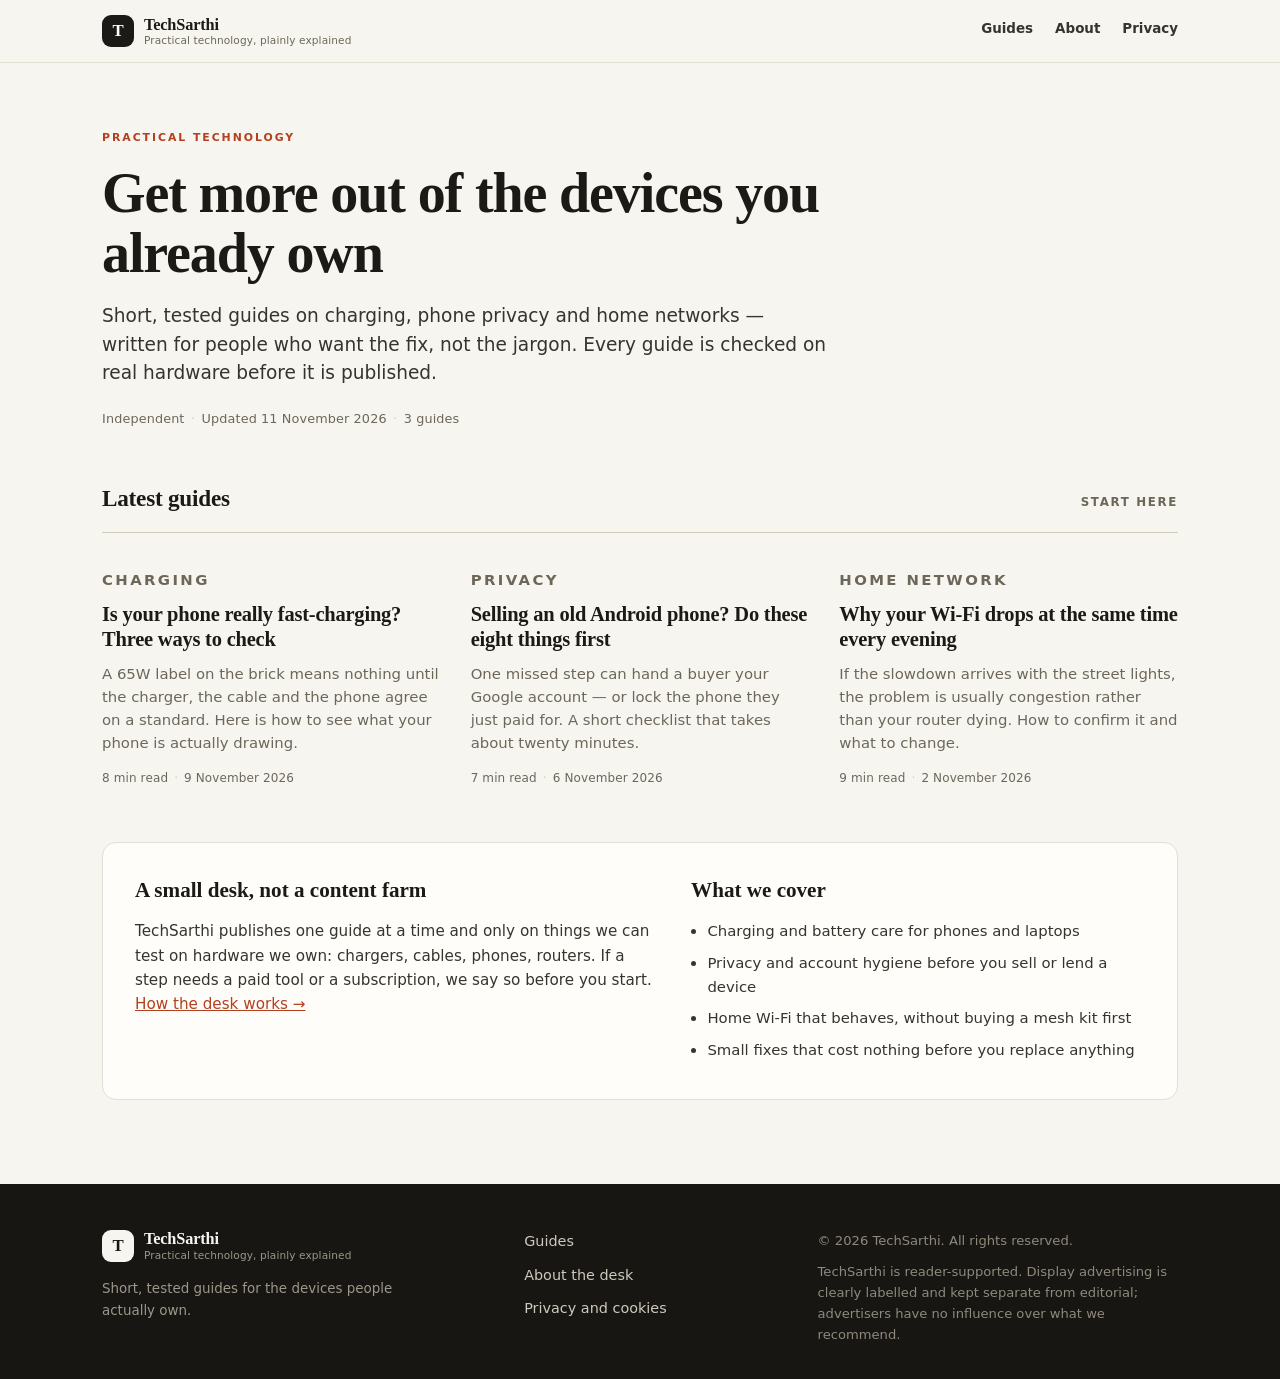
<file: index.html>
<!doctype html>
<html lang="en">
<head>
  <meta charset="utf-8">
  <meta name="viewport" content="width=device-width, initial-scale=1">

  <!-- Google Tag Manager -->
  <script async src="https://www.googletagmanager.com/gtm.js?id=GTM-TN7R8C3L"></script>
  <script>
    window.dataLayer = window.dataLayer || [];
    function gtag(){dataLayer.push(arguments);}
    gtag('js', new Date());
  </script>
  <!-- End Google Tag Manager -->

  <title>TechSarthi — Practical technology, plainly explained</title>
  <meta name="description" content="Short, tested guides on charging, phone privacy and home Wi-Fi. Written for people who want the fix, not the jargon.">
  <meta name="theme-color" content="#f7f5f0">
  <meta name="robots" content="index,follow,max-image-preview:large">
  <link rel="canonical" href="https://webadsforadsads.vercel.app/">

  <meta property="og:site_name" content="TechSarthi">
  <meta property="og:type" content="website">
  <meta property="og:title" content="TechSarthi — Practical technology, plainly explained">
  <meta property="og:description" content="Short, tested guides on charging, phone privacy and home Wi-Fi.">
  <meta property="og:url" content="https://webadsforadsads.vercel.app/">
  <meta property="og:locale" content="en_GB">
  <meta name="twitter:card" content="summary_large_image">

  <meta name="profiton-domain-verification" content="e95c9ff57c43ef7f27b93172f4b1ba4f611fa2ead5712ec9dd052ca87fd2babe">
  <meta name="ccnsad-site-verification" content="fa128531eff8c7db">
  <meta name="monetag" content="f4abe85b2963045eeecfe285f434191b">

  <link rel="preconnect" href="https://conventionalresponse.com" crossorigin>
  <link rel="stylesheet" href="styles.css?v=4">
</head>
<body>
  <a class="skip" href="#main">Skip to content</a>

  <header class="site-header">
    <div class="wrap header-inner">
      <a class="brand" href="index.html">
        <span class="brand-mark">T</span>
        <span class="brand-text">TechSarthi<small>Practical technology, plainly explained</small></span>
      </a>
      <nav class="site-nav" aria-label="Sections">
        <a href="index.html">Guides</a>
        <a href="about.html">About</a>
        <a href="privacy.html">Privacy</a>
      </nav>
    </div>
  </header>

  <main id="main">
    <div class="wrap">
      <section class="hero">
        <p class="kicker">Practical technology</p>
        <h1>Get more out of the devices you already own</h1>
        <p class="dek">Short, tested guides on charging, phone privacy and home networks — written for people who want the fix, not the jargon. Every guide is checked on real hardware before it is published.</p>
        <p class="meta"><span>Independent</span><span>Updated 11 November 2026</span><span>3 guides</span></p>
      </section>
    </div>

    <div class="wrap">
      <section class="section" aria-labelledby="latest">
        <div class="section-head">
          <h2 id="latest">Latest guides</h2>
          <span>Start here</span>
        </div>

        <div class="cards">
          <article class="card">
            <p class="card__kicker">Charging</p>
            <h3><a href="fast-charging.html">Is your phone really fast-charging? Three ways to check</a></h3>
            <p>A 65W label on the brick means nothing until the charger, the cable and the phone agree on a standard. Here is how to see what your phone is actually drawing.</p>
            <p class="meta"><span>8 min read</span><span>9 November 2026</span></p>
          </article>

          <article class="card">
            <p class="card__kicker">Privacy</p>
            <h3><a href="sell-android-phone.html">Selling an old Android phone? Do these eight things first</a></h3>
            <p>One missed step can hand a buyer your Google account — or lock the phone they just paid for. A short checklist that takes about twenty minutes.</p>
            <p class="meta"><span>7 min read</span><span>6 November 2026</span></p>
          </article>

          <article class="card">
            <p class="card__kicker">Home network</p>
            <h3><a href="wifi-drops-evening.html">Why your Wi-Fi drops at the same time every evening</a></h3>
            <p>If the slowdown arrives with the street lights, the problem is usually congestion rather than your router dying. How to confirm it and what to change.</p>
            <p class="meta"><span>9 min read</span><span>2 November 2026</span></p>
          </article>
        </div>
      </section>

      <div class="ad is-empty">
        <div class="ad__inner">
          <p class="ad__label">Advertisement</p>
          <div class="ad-slot" data-slot="in-article" data-size="rectangle"></div>
        </div>
      </div>

      <section class="strip" aria-labelledby="about-strip">
        <div>
          <h2 id="about-strip">A small desk, not a content farm</h2>
          <p>TechSarthi publishes one guide at a time and only on things we can test on hardware we own: chargers, cables, phones, routers. If a step needs a paid tool or a subscription, we say so before you start.</p>
          <p><a href="about.html" style="color:var(--accent)">How the desk works →</a></p>
        </div>
        <div>
          <h2>What we cover</h2>
          <ul>
            <li>Charging and battery care for phones and laptops</li>
            <li>Privacy and account hygiene before you sell or lend a device</li>
            <li>Home Wi-Fi that behaves, without buying a mesh kit first</li>
            <li>Small fixes that cost nothing before you replace anything</li>
          </ul>
        </div>
      </section>

      <div class="ad is-empty">
        <div class="ad__inner">
          <p class="ad__label">Advertisement</p>
          <div class="ad-slot" data-slot="footer" data-size="rectangle"></div>
        </div>
      </div>
    </div>
  </main>

  <footer class="site-footer">
    <div class="wrap footer-grid">
      <div>
        <a class="brand brand-light" href="index.html">
          <span class="brand-mark">T</span>
          <span class="brand-text">TechSarthi<small>Practical technology, plainly explained</small></span>
        </a>
        <p class="footer-note">Short, tested guides for the devices people actually own.</p>
      </div>
      <nav class="footer-links" aria-label="Footer links">
        <a href="index.html">Guides</a>
        <a href="about.html">About the desk</a>
        <a href="privacy.html">Privacy and cookies</a>
      </nav>
      <div class="footer-legal">
        <p>© <span id="year">2026</span> TechSarthi. All rights reserved.</p>
        <p>TechSarthi is reader-supported. Display advertising is clearly labelled and kept separate from editorial; advertisers have no influence over what we recommend.</p>
      </div>
    </div>
  </footer>

  <script>document.getElementById("year").textContent = new Date().getFullYear();</script>
  <script src="ads.js?v=4"></script>
  <script src="app.js?v=5"></script>
</body>
</html>
</file>
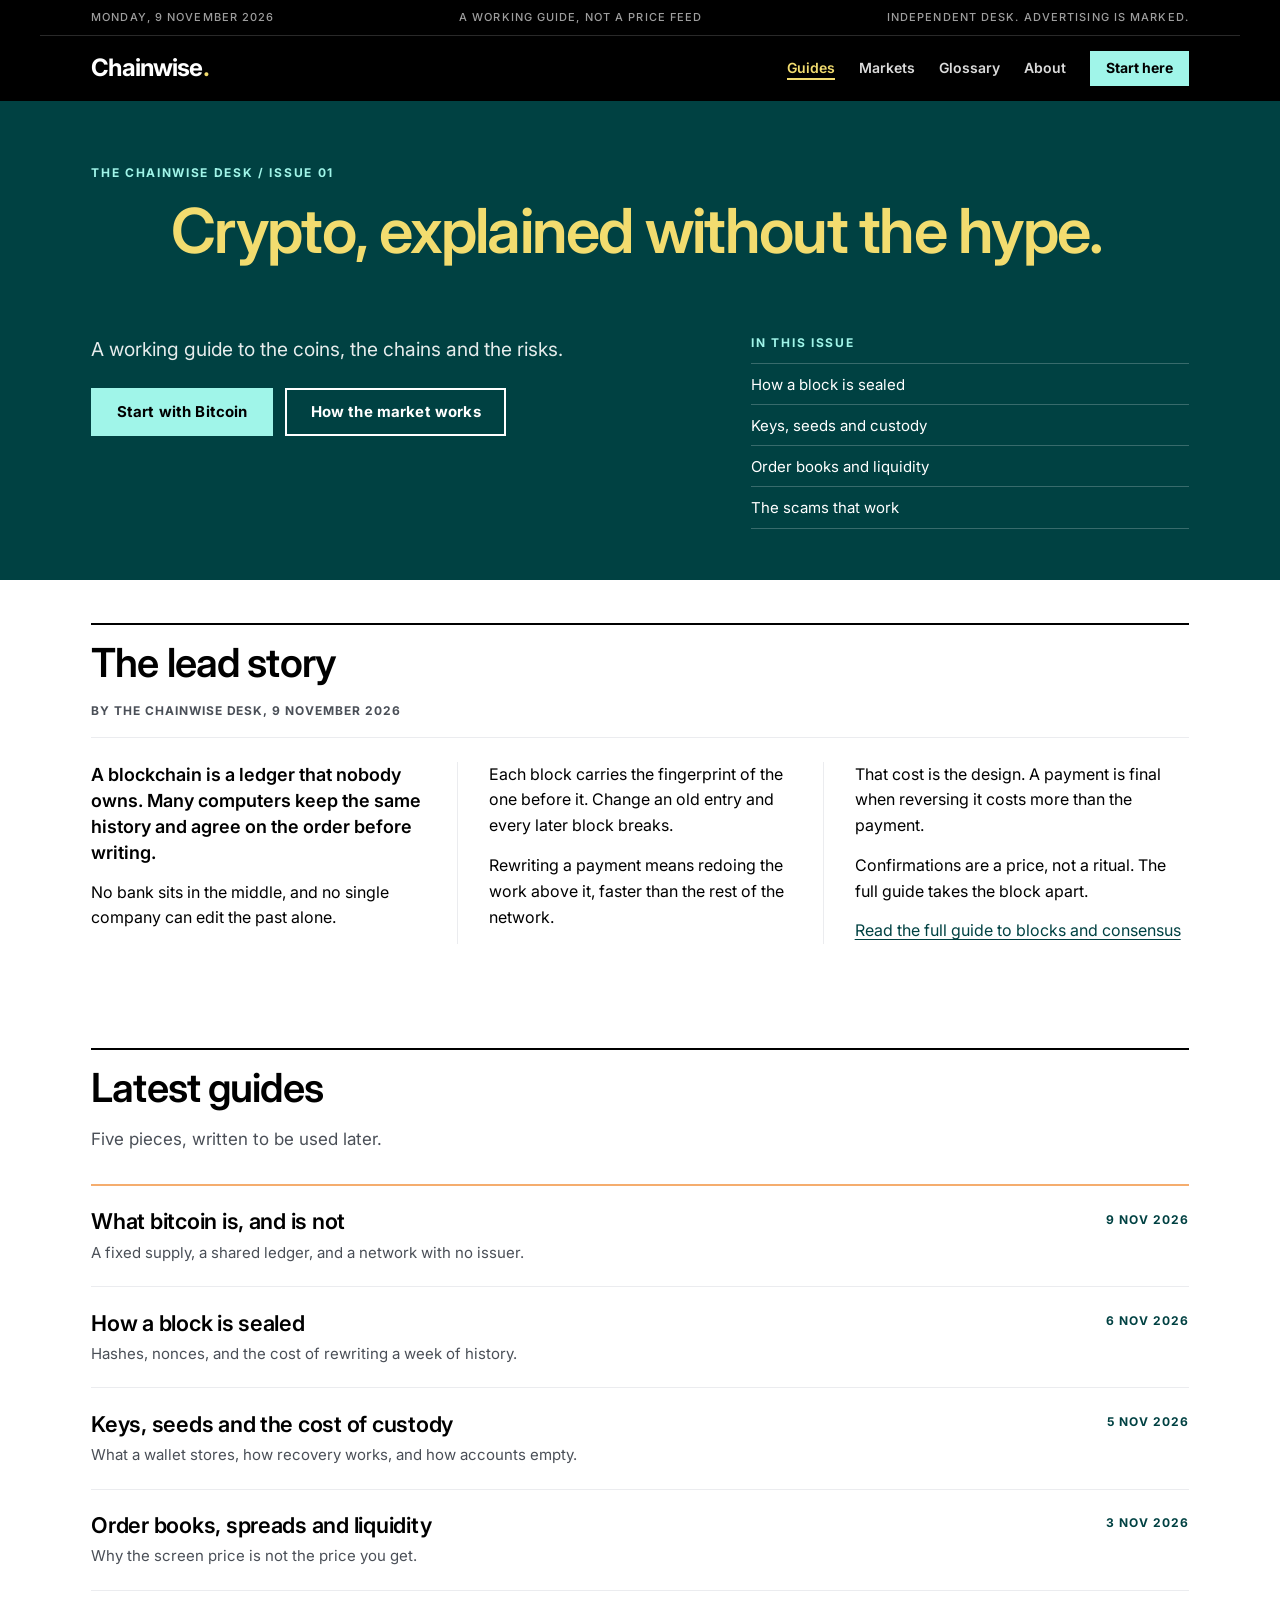
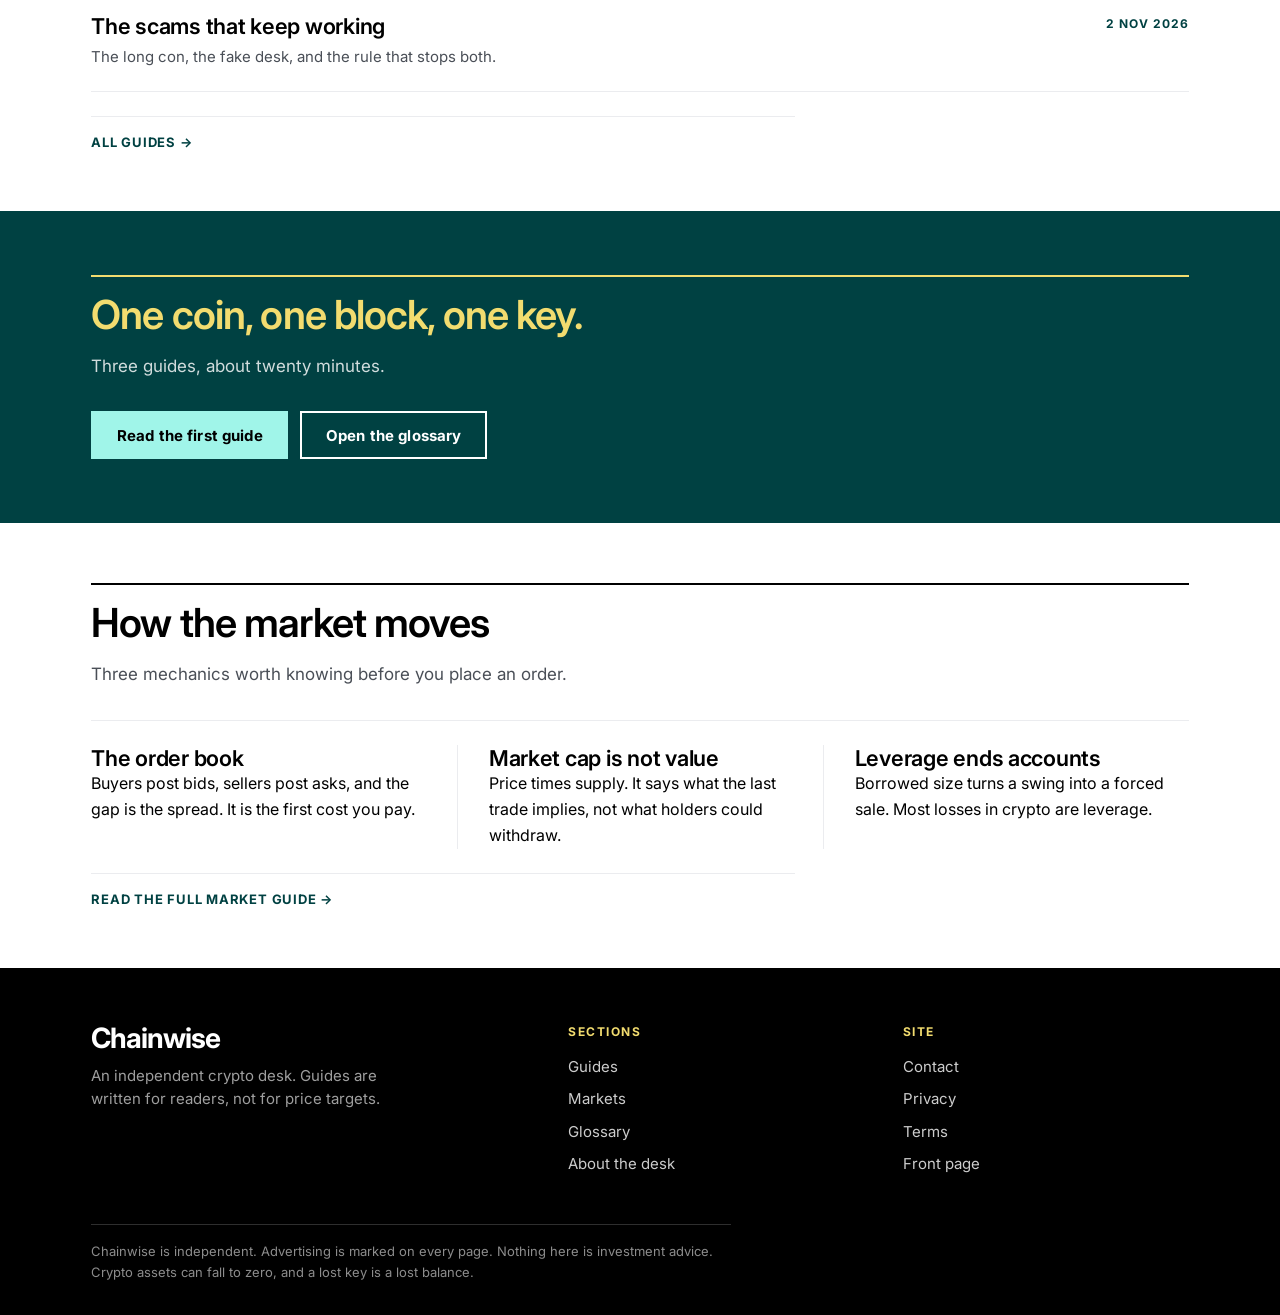
<file: cryptocurrency-website/index.html>
<!doctype html>
<html lang="en">
<head>
  <meta charset="utf-8">
  <meta name="viewport" content="width=device-width, initial-scale=1">
  <title>Chainwise, crypto explained without the hype</title>
  <meta name="description" content="Chainwise is an independent crypto desk: plain guides to bitcoin, blockchains, wallets and the market, plus a glossary in plain English.">
  <meta name="theme-color" content="#000000">
  <link rel="icon" href="data:image/svg+xml,%3Csvg xmlns='http://www.w3.org/2000/svg' viewBox='0 0 64 64'%3E%3Crect width='64' height='64' fill='%23004142'/%3E%3Ctext x='32' y='45' text-anchor='middle' font-family='Helvetica,Arial,sans-serif' font-size='38' font-weight='700' fill='%23F2DC6F'%3EC%3C/text%3E%3C/svg%3E">
  <meta name="profiton-domain-verification" content="e95c9ff57c43ef7f27b93172f4b1ba4f611fa2ead5712ec9dd052ca87fd2babe">
  <meta name="monetag" content="f4abe85b2963045eeecfe285f434191b">
  <!-- Bidvertiser site verification: this marker must stay on the homepage -->
  <meta name="bidvertiser-site-verification" content="Bidvertiser2108110">
  <meta name="author" content="Chainwise desk">
  <meta property="og:title" content="Chainwise, crypto explained without the hype">
  <meta property="og:description" content="Plain guides to bitcoin, blockchains, wallets and the market.">
  <meta property="og:type" content="website">
  <link rel="preconnect" href="https://fonts.googleapis.com">
  <link rel="preconnect" href="https://fonts.gstatic.com" crossorigin>
  <link rel="stylesheet" href="https://fonts.googleapis.com/css2?family=Inter:wght@400;500;600;700&display=swap">
  <link rel="stylesheet" href="styles.css">
</head>
<body data-bidvertiser-verification="Bidvertiser2108110">

<a class="skip" href="#main">Skip to content</a>

<header class="masthead">
  <div class="wrap masthead__bar">
    <p><time datetime="2026-11-09">Monday, 9 November 2026</time></p>
    <p>A working guide, not a price feed</p>
    <p>Independent desk. Advertising is marked.</p>
  </div>
  <div class="wrap masthead__main">
    <a class="wordmark" href="index.html">Chainwise<span class="wordmark__dot">.</span></a>
    <nav class="nav" aria-label="Sections">
      <a href="learn.html" aria-current="page">Guides</a>
      <a href="learn.html#markets">Markets</a>
      <a href="glossary.html">Glossary</a>
      <a href="about.html">About</a>
      <a class="nav__cta" href="what-is-bitcoin.html">Start here</a>
    </nav>
  </div>
</header>

<!-- ad: top -->
<section class="ad" data-band="top" hidden aria-label="Advertisement">
  <div class="wrap ad__inner">
    <p class="ad__label">Advertisement</p>
    <div class="ad-slot" data-slot="top" data-size="leaderboard"></div>
  </div>
</section>

<main id="main">

  <section class="hero wrap">
    <p class="hero__kicker">The Chainwise desk / Issue 01</p>
    <h1 class="hero__head">Crypto, explained without the hype.</h1>
    <div class="hero__foot">
      <div>
        <p class="hero__lede">A working guide to the coins, the chains and the risks.</p>
        <p class="hero__acts">
          <a class="btn btn--ink" href="what-is-bitcoin.html">Start with Bitcoin</a>
          <a class="btn btn--rule" href="reading-the-market.html">How the market works</a>
        </p>
      </div>
      <nav aria-label="Inside this issue">
        <ul class="hero__index">
          <li><a href="how-blockchains-work.html">How a block is sealed</a></li>
          <li><a href="wallets-and-self-custody.html">Keys, seeds and custody</a></li>
          <li><a href="reading-the-market.html">Order books and liquidity</a></li>
          <li><a href="crypto-scams.html">The scams that work</a></li>
        </ul>
      </nav>
    </div>
  </section>

  <section class="band band--tight wrap" aria-labelledby="lead-title">
    <h2 class="section-head" id="lead-title">The lead story</h2>
    <p class="front__byline">By the Chainwise desk, <time datetime="2026-11-09">9 November 2026</time></p>
    <div class="front">
      <div class="front__col">
        <p class="dropcap">A blockchain is a ledger that nobody owns. Many computers keep the same history and agree on the order before writing.</p>
        <p>No bank sits in the middle, and no single company can edit the past alone.</p>
      </div>
      <div class="front__col">
        <p>Each block carries the fingerprint of the one before it. Change an old entry and every later block breaks.</p>
        <p>Rewriting a payment means redoing the work above it, faster than the rest of the network.</p>
      </div>
      <div class="front__col">
        <p>That cost is the design. A payment is final when reversing it costs more than the payment.</p>
        <p>Confirmations are a price, not a ritual. The full guide takes the block apart.</p>
        <p><a href="how-blockchains-work.html">Read the full guide to blocks and consensus</a></p>
      </div>
    </div>
  </section>

  <!-- ad: mid -->
  <section class="ad" data-band="mid" hidden aria-label="Advertisement">
    <div class="wrap ad__inner">
      <p class="ad__label">Advertisement</p>
      <div class="ad-slot" data-slot="mid" data-size="rectangle"></div>
    </div>
  </section>

  <section class="band wrap" aria-labelledby="latest-title">
    <h2 class="section-head" id="latest-title">Latest guides</h2>
    <p class="section-dek">Five pieces, written to be used later.</p>
    <ol class="stories">
      <li class="story">
        <div>
          <h3 class="story__title"><a href="what-is-bitcoin.html">What bitcoin is, and is not</a></h3>
          <p class="story__dek">A fixed supply, a shared ledger, and a network with no issuer.</p>
        </div>
        <p class="story__date"><time datetime="2026-11-09">9 Nov 2026</time></p>
      </li>
      <li class="story">
        <div>
          <h3 class="story__title"><a href="how-blockchains-work.html">How a block is sealed</a></h3>
          <p class="story__dek">Hashes, nonces, and the cost of rewriting a week of history.</p>
        </div>
        <p class="story__date"><time datetime="2026-11-06">6 Nov 2026</time></p>
      </li>
      <li class="story">
        <div>
          <h3 class="story__title"><a href="wallets-and-self-custody.html">Keys, seeds and the cost of custody</a></h3>
          <p class="story__dek">What a wallet stores, how recovery works, and how accounts empty.</p>
        </div>
        <p class="story__date"><time datetime="2026-11-05">5 Nov 2026</time></p>
      </li>
      <li class="story">
        <div>
          <h3 class="story__title"><a href="reading-the-market.html">Order books, spreads and liquidity</a></h3>
          <p class="story__dek">Why the screen price is not the price you get.</p>
        </div>
        <p class="story__date"><time datetime="2026-11-03">3 Nov 2026</time></p>
      </li>
      <li class="story">
        <div>
          <h3 class="story__title"><a href="crypto-scams.html">The scams that keep working</a></h3>
          <p class="story__dek">The long con, the fake desk, and the rule that stops both.</p>
        </div>
        <p class="story__date"><time datetime="2026-11-02">2 Nov 2026</time></p>
      </li>
    </ol>
    <p class="section-foot"><a class="kicker-link" href="learn.html">All guides</a></p>
  </section>

  <section class="band--ink" aria-labelledby="start-title">
    <div class="wrap">
      <h2 class="section-head" id="start-title">One coin, one block, one key.</h2>
      <p class="section-dek measure">Three guides, about twenty minutes.</p>
      <p class="hero__acts">
        <a class="btn btn--paper" href="what-is-bitcoin.html">Read the first guide</a>
        <a class="btn btn--rule" href="glossary.html">Open the glossary</a>
      </p>
    </div>
  </section>

  <section class="band wrap" aria-labelledby="markets-title" id="markets">
    <h2 class="section-head" id="markets-title">How the market moves</h2>
    <p class="section-dek">Three mechanics worth knowing before you place an order.</p>
    <div class="front">
      <div class="front__col">
        <h3 class="story__title">The order book</h3>
        <p>Buyers post bids, sellers post asks, and the gap is the spread. It is the first cost you pay.</p>
      </div>
      <div class="front__col">
        <h3 class="story__title">Market cap is not value</h3>
        <p>Price times supply. It says what the last trade implies, not what holders could withdraw.</p>
      </div>
      <div class="front__col">
        <h3 class="story__title">Leverage ends accounts</h3>
        <p>Borrowed size turns a swing into a forced sale. Most losses in crypto are leverage.</p>
      </div>
    </div>
    <p class="section-foot"><a class="kicker-link" href="reading-the-market.html">Read the full market guide</a></p>
  </section>

  <!-- ad: bottom -->
  <section class="ad" data-band="bottom" hidden aria-label="Advertisement">
    <div class="wrap ad__inner">
      <p class="ad__label">Advertisement</p>
      <div class="ad-slot" data-slot="bottom" data-size="leaderboard"></div>
    </div>
  </section>

</main>

<footer class="colophon">
  <div class="wrap colophon__grid">
    <div>
      <p class="colophon__mark">Chainwise</p>
      <p class="colophon__line">An independent crypto desk. Guides are written for readers, not for price targets.</p>
    </div>
    <nav aria-label="Sections">
      <h2>Sections</h2>
      <ul>
        <li><a href="learn.html">Guides</a></li>
        <li><a href="learn.html#markets">Markets</a></li>
        <li><a href="glossary.html">Glossary</a></li>
        <li><a href="about.html">About the desk</a></li>
      </ul>
    </nav>
    <nav aria-label="Site">
      <h2>Site</h2>
      <ul>
        <li><a href="contact.html">Contact</a></li>
        <li><a href="privacy.html">Privacy</a></li>
        <li><a href="terms.html">Terms</a></li>
        <li><a href="index.html">Front page</a></li>
      </ul>
    </nav>
    <p class="colophon__note">Chainwise is independent. Advertising is marked on every page. Nothing here is investment advice. Crypto assets can fall to zero, and a lost key is a lost balance.</p>
  </div>
</footer>

<!-- sticky anchor ad -->
<div class="anchor" id="anchor-ad" hidden>
  <button class="anchor__close" id="anchor-close" type="button" aria-label="Close advertisement">×</button>
  <div class="anchor__inner">
    <div class="ad-slot" id="anchor-slot" data-slot="anchor" data-size="anchor"></div>
  </div>
</div>

<!-- hidden, script only -->
<div class="ad-slot ad-slot-hidden" data-slot="native" aria-hidden="true"></div>
<div class="ad-slot ad-slot-hidden" data-slot="pop" aria-hidden="true"></div>
<div class="ad-slot ad-slot-hidden" data-slot="social" aria-hidden="true"></div>

<script src="ads.js"></script>
<script src="site.js"></script>
<!-- Cointraffic: unified code (loads every format activated for this site) -->
<script async src="https://appsha-prm.ctengine.io/js/script.js?wkey=IxxqwRdPne"></script>

<!-- Bidvertiser verification marker: exact string shown in the publisher dashboard -->
<!-- <- Bidvertiser2108110 -> -->
</body>
</html>
</file>
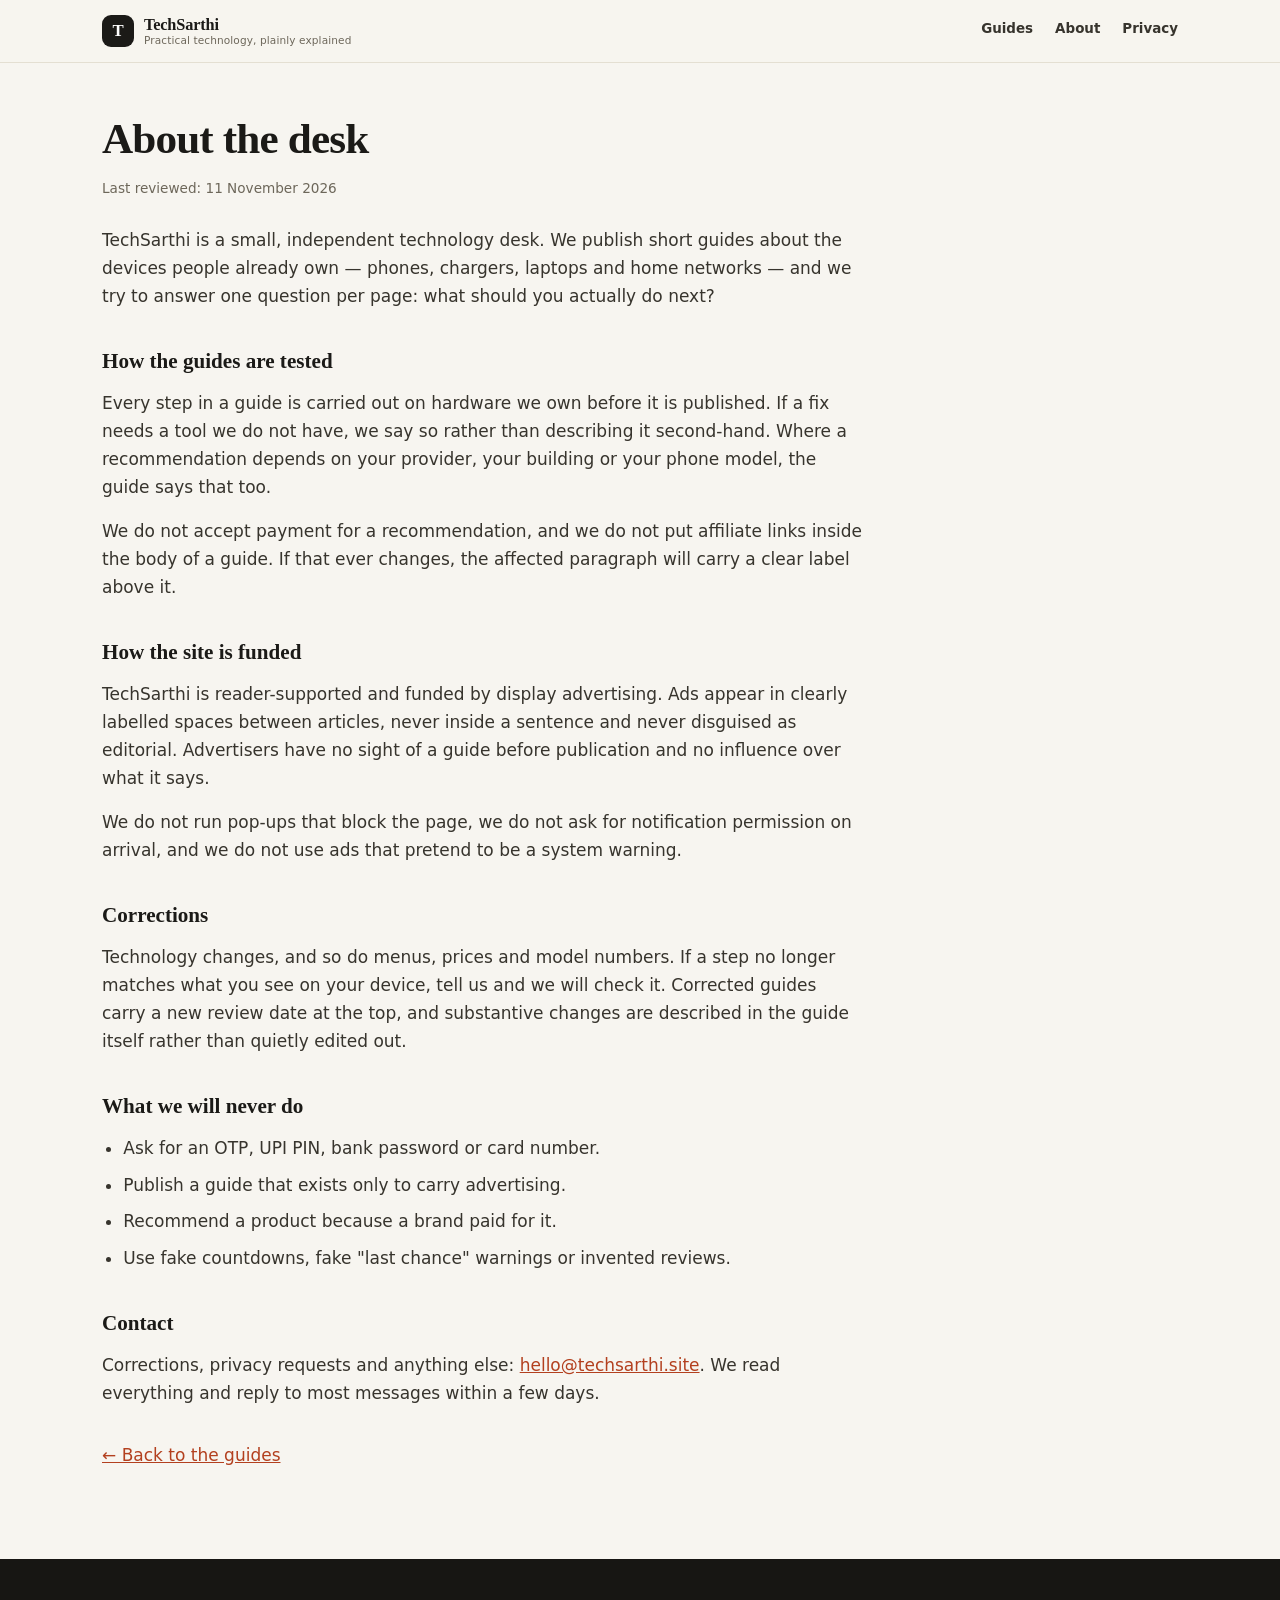
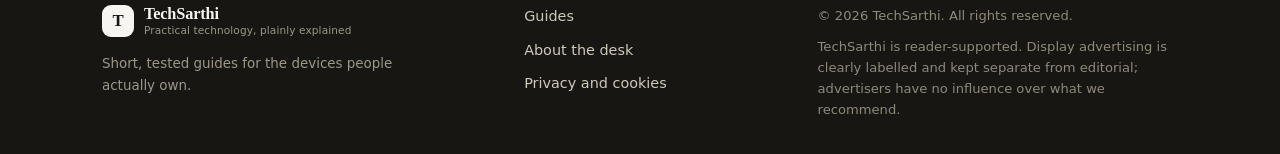
<file: about.html>
<!doctype html>
<html lang="en">
<head>
  <meta charset="utf-8">
  <meta name="viewport" content="width=device-width, initial-scale=1">

  <!-- Google Tag Manager -->
  <script async src="https://www.googletagmanager.com/gtm.js?id=GTM-TN7R8C3L"></script>
  <script>
    window.dataLayer = window.dataLayer || [];
    function gtag(){dataLayer.push(arguments);}
    gtag('js', new Date());
  </script>
  <!-- End Google Tag Manager -->

  <title>About the desk — TechSarthi</title>
  <meta name="description" content="Who writes TechSarthi, how the guides are tested, how the site is funded and how corrections are handled.">
  <meta name="theme-color" content="#f7f5f0">
  <meta name="robots" content="index,follow">
  <link rel="canonical" href="https://webadsforadsads.vercel.app/about.html">

  <meta property="og:site_name" content="TechSarthi">
  <meta property="og:type" content="website">
  <meta property="og:title" content="About the desk — TechSarthi">
  <meta property="og:description" content="Who writes TechSarthi, how the guides are tested and how the site is funded.">
  <meta property="og:url" content="https://webadsforadsads.vercel.app/about.html">
  <meta property="og:locale" content="en_GB">

  <meta name="profiton-domain-verification" content="e95c9ff57c43ef7f27b93172f4b1ba4f611fa2ead5712ec9dd052ca87fd2babe">
  <meta name="ccnsad-site-verification" content="fa128531eff8c7db">
  <meta name="monetag" content="f4abe85b2963045eeecfe285f434191b">

  <link rel="preconnect" href="https://conventionalresponse.com" crossorigin>
  <link rel="stylesheet" href="styles.css?v=4">
</head>
<body>
  <a class="skip" href="#main">Skip to content</a>

  <header class="site-header">
    <div class="wrap header-inner">
      <a class="brand" href="index.html">
        <span class="brand-mark">T</span>
        <span class="brand-text">TechSarthi<small>Practical technology, plainly explained</small></span>
      </a>
      <nav class="site-nav" aria-label="Sections">
        <a href="index.html">Guides</a>
        <a href="about.html">About</a>
        <a href="privacy.html">Privacy</a>
      </nav>
    </div>
  </header>

  <main id="main">
    <div class="wrap">
      <article class="page">
        <h1>About the desk</h1>
        <p class="updated">Last reviewed: 11 November 2026</p>

        <p>TechSarthi is a small, independent technology desk. We publish short guides about the devices people already own — phones, chargers, laptops and home networks — and we try to answer one question per page: what should you actually do next?</p>

        <h2>How the guides are tested</h2>
        <p>Every step in a guide is carried out on hardware we own before it is published. If a fix needs a tool we do not have, we say so rather than describing it second-hand. Where a recommendation depends on your provider, your building or your phone model, the guide says that too.</p>
        <p>We do not accept payment for a recommendation, and we do not put affiliate links inside the body of a guide. If that ever changes, the affected paragraph will carry a clear label above it.</p>

        <h2>How the site is funded</h2>
        <p>TechSarthi is reader-supported and funded by display advertising. Ads appear in clearly labelled spaces between articles, never inside a sentence and never disguised as editorial. Advertisers have no sight of a guide before publication and no influence over what it says.</p>
        <p>We do not run pop-ups that block the page, we do not ask for notification permission on arrival, and we do not use ads that pretend to be a system warning.</p>

        <h2>Corrections</h2>
        <p>Technology changes, and so do menus, prices and model numbers. If a step no longer matches what you see on your device, tell us and we will check it. Corrected guides carry a new review date at the top, and substantive changes are described in the guide itself rather than quietly edited out.</p>

        <h2>What we will never do</h2>
        <ul>
          <li>Ask for an OTP, UPI PIN, bank password or card number.</li>
          <li>Publish a guide that exists only to carry advertising.</li>
          <li>Recommend a product because a brand paid for it.</li>
          <li>Use fake countdowns, fake "last chance" warnings or invented reviews.</li>
        </ul>

        <h2>Contact</h2>
        <p>Corrections, privacy requests and anything else: <a href="mailto:hello@techsarthi.site">hello@techsarthi.site</a>. We read everything and reply to most messages within a few days.</p>

        <p style="margin-top:34px"><a href="index.html">← Back to the guides</a></p>
      </article>
    </div>
  </main>

  <footer class="site-footer">
    <div class="wrap footer-grid">
      <div>
        <a class="brand brand-light" href="index.html">
          <span class="brand-mark">T</span>
          <span class="brand-text">TechSarthi<small>Practical technology, plainly explained</small></span>
        </a>
        <p class="footer-note">Short, tested guides for the devices people actually own.</p>
      </div>
      <nav class="footer-links" aria-label="Footer links">
        <a href="index.html">Guides</a>
        <a href="about.html">About the desk</a>
        <a href="privacy.html">Privacy and cookies</a>
      </nav>
      <div class="footer-legal">
        <p>© <span id="year">2026</span> TechSarthi. All rights reserved.</p>
        <p>TechSarthi is reader-supported. Display advertising is clearly labelled and kept separate from editorial; advertisers have no influence over what we recommend.</p>
      </div>
    </div>
  </footer>

  <script>document.getElementById("year").textContent = new Date().getFullYear();</script>
</body>
</html>
</file>
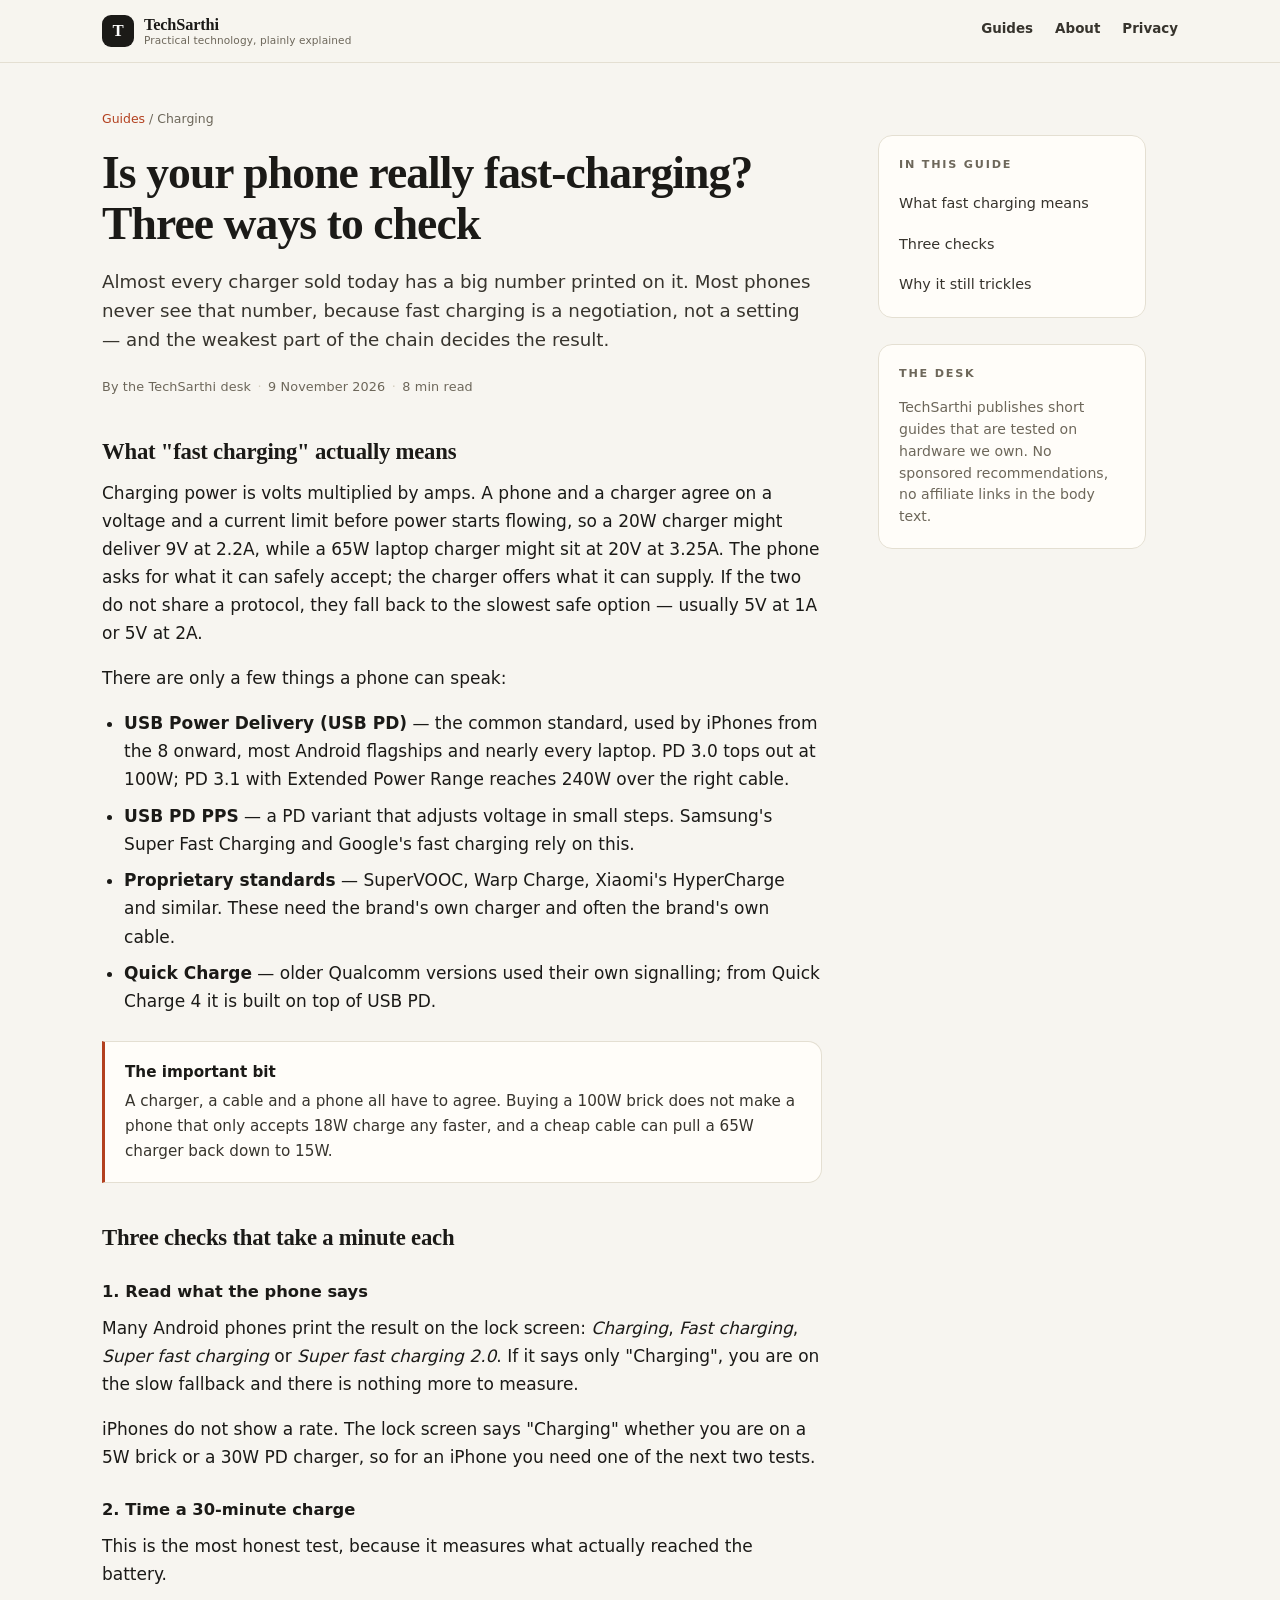
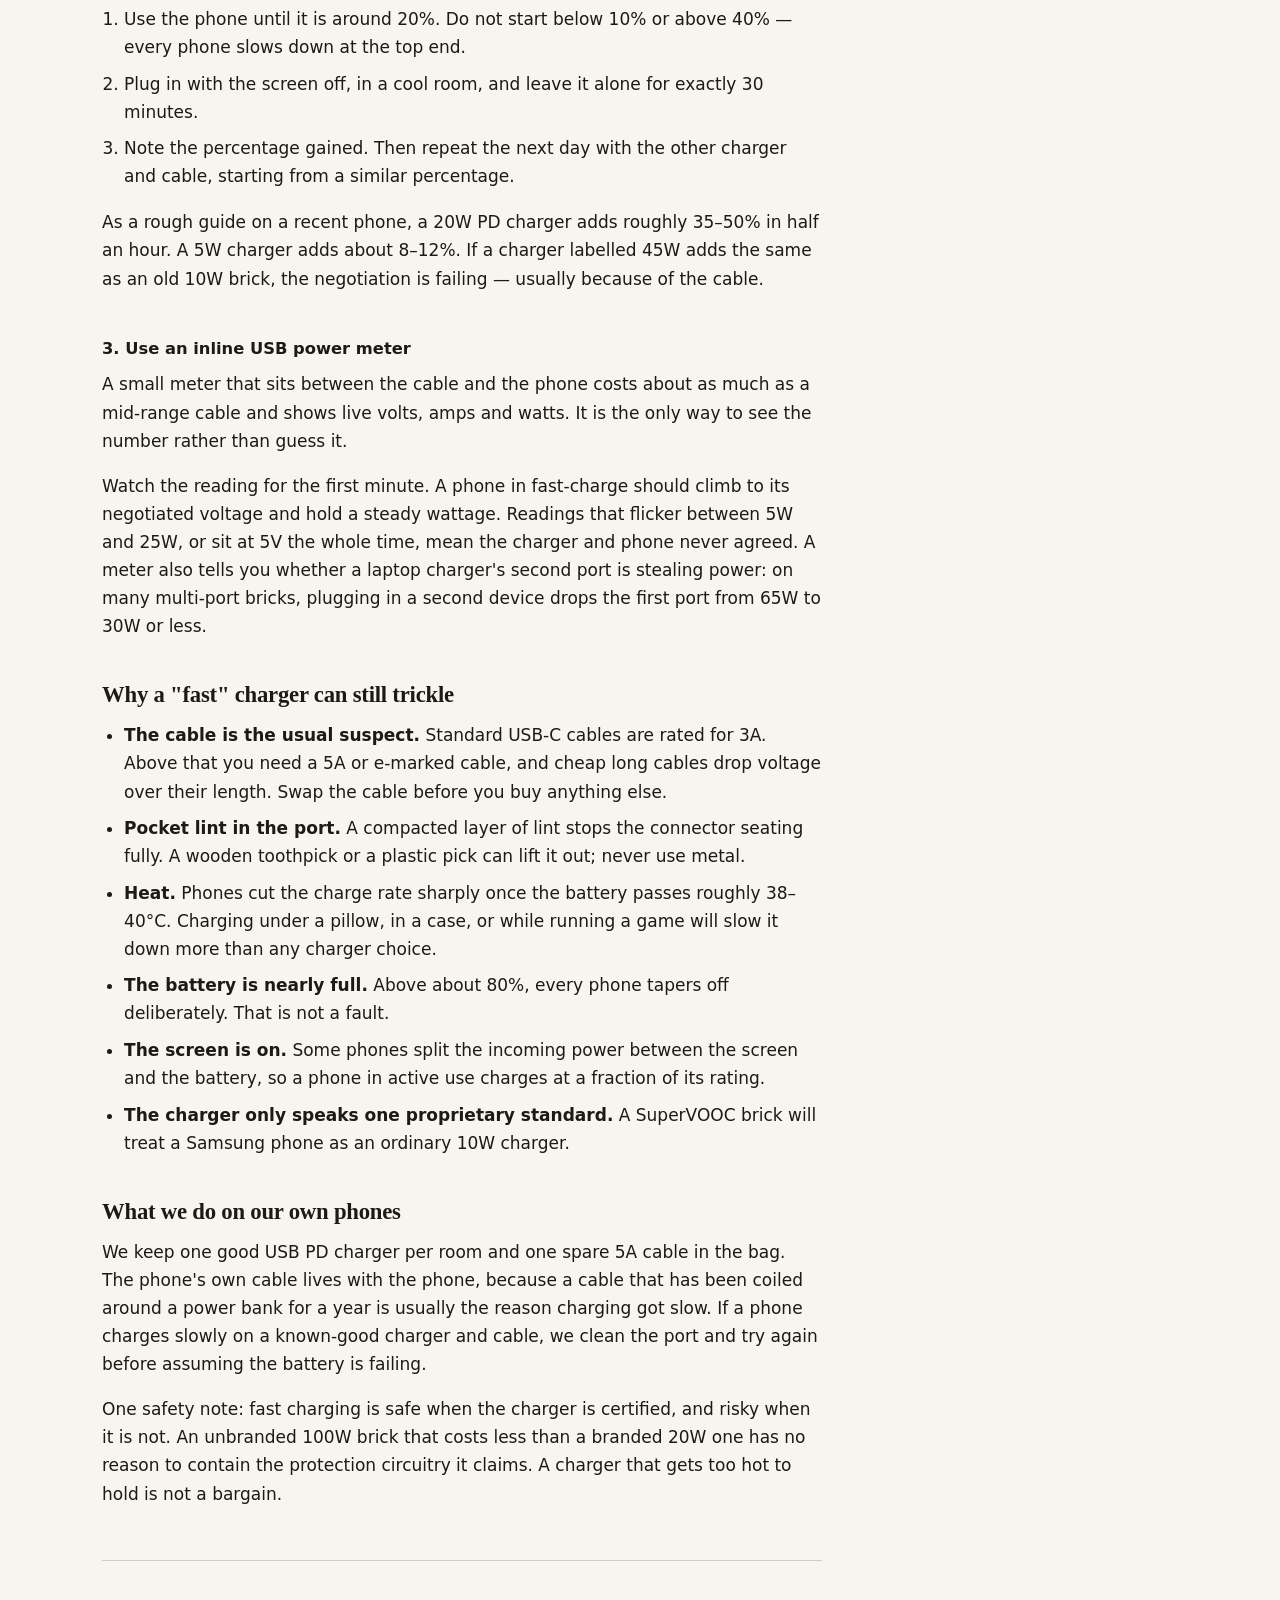
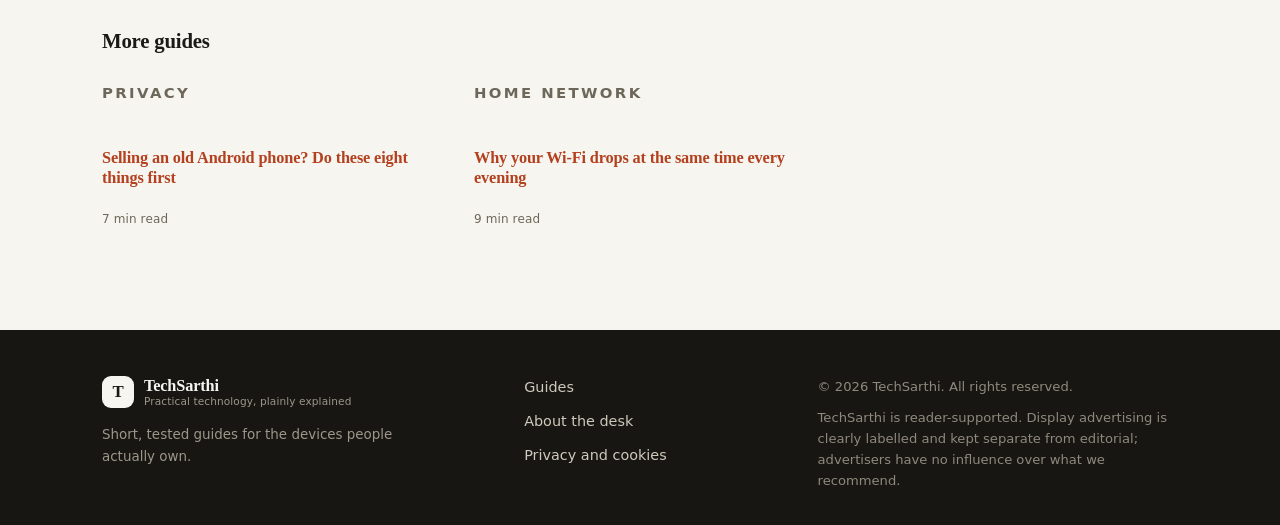
<file: fast-charging.html>
<!doctype html>
<html lang="en">
<head>
  <meta charset="utf-8">
  <meta name="viewport" content="width=device-width, initial-scale=1">

  <!-- Google Tag Manager -->
  <script async src="https://www.googletagmanager.com/gtm.js?id=GTM-TN7R8C3L"></script>
  <script>
    window.dataLayer = window.dataLayer || [];
    function gtag(){dataLayer.push(arguments);}
    gtag('js', new Date());
  </script>
  <!-- End Google Tag Manager -->

  <title>Is your phone really fast-charging? Three ways to check — TechSarthi</title>
  <meta name="description" content="A 65W label means nothing until the charger, cable and phone agree on a standard. Three quick tests to see what your phone is actually drawing.">
  <meta name="theme-color" content="#f7f5f0">
  <meta name="robots" content="index,follow,max-image-preview:large">
  <link rel="canonical" href="https://webadsforadsads.vercel.app/fast-charging.html">

  <meta property="og:site_name" content="TechSarthi">
  <meta property="og:type" content="article">
  <meta property="og:title" content="Is your phone really fast-charging? Three ways to check">
  <meta property="og:description" content="Three quick tests to see what your phone is actually drawing from the charger.">
  <meta property="og:url" content="https://webadsforadsads.vercel.app/fast-charging.html">
  <meta property="og:locale" content="en_GB">
  <meta name="twitter:card" content="summary_large_image">

  <meta name="profiton-domain-verification" content="e95c9ff57c43ef7f27b93172f4b1ba4f611fa2ead5712ec9dd052ca87fd2babe">
  <meta name="ccnsad-site-verification" content="fa128531eff8c7db">
  <meta name="monetag" content="f4abe85b2963045eeecfe285f434191b">

  <link rel="preconnect" href="https://conventionalresponse.com" crossorigin>
  <link rel="stylesheet" href="styles.css?v=4">
</head>
<body>
  <a class="skip" href="#main">Skip to content</a>

  <header class="site-header">
    <div class="wrap header-inner">
      <a class="brand" href="index.html">
        <span class="brand-mark">T</span>
        <span class="brand-text">TechSarthi<small>Practical technology, plainly explained</small></span>
      </a>
      <nav class="site-nav" aria-label="Sections">
        <a href="index.html">Guides</a>
        <a href="about.html">About</a>
        <a href="privacy.html">Privacy</a>
      </nav>
    </div>
  </header>

  <main id="main">
    <div class="wrap">
      <div class="article-layout">
        <article class="article-body">
          <p class="breadcrumb"><a href="index.html">Guides</a> / Charging</p>

          <h1>Is your phone really fast-charging? Three ways to check</h1>

          <p class="lede">Almost every charger sold today has a big number printed on it. Most phones never see that number, because fast charging is a negotiation, not a setting — and the weakest part of the chain decides the result.</p>

          <p class="meta"><span>By the TechSarthi desk</span><span>9 November 2026</span><span>8 min read</span></p>

          <h2>What "fast charging" actually means</h2>
          <p>Charging power is volts multiplied by amps. A phone and a charger agree on a voltage and a current limit before power starts flowing, so a 20W charger might deliver 9V at 2.2A, while a 65W laptop charger might sit at 20V at 3.25A. The phone asks for what it can safely accept; the charger offers what it can supply. If the two do not share a protocol, they fall back to the slowest safe option — usually 5V at 1A or 5V at 2A.</p>
          <p>There are only a few things a phone can speak:</p>
          <ul>
            <li><strong>USB Power Delivery (USB PD)</strong> — the common standard, used by iPhones from the 8 onward, most Android flagships and nearly every laptop. PD 3.0 tops out at 100W; PD 3.1 with Extended Power Range reaches 240W over the right cable.</li>
            <li><strong>USB PD PPS</strong> — a PD variant that adjusts voltage in small steps. Samsung's Super Fast Charging and Google's fast charging rely on this.</li>
            <li><strong>Proprietary standards</strong> — SuperVOOC, Warp Charge, Xiaomi's HyperCharge and similar. These need the brand's own charger and often the brand's own cable.</li>
            <li><strong>Quick Charge</strong> — older Qualcomm versions used their own signalling; from Quick Charge 4 it is built on top of USB PD.</li>
          </ul>

          <div class="note-box">
            <strong>The important bit</strong>
            A charger, a cable and a phone all have to agree. Buying a 100W brick does not make a phone that only accepts 18W charge any faster, and a cheap cable can pull a 65W charger back down to 15W.
          </div>

          <h2>Three checks that take a minute each</h2>

          <h3>1. Read what the phone says</h3>
          <p>Many Android phones print the result on the lock screen: <em>Charging</em>, <em>Fast charging</em>, <em>Super fast charging</em> or <em>Super fast charging 2.0</em>. If it says only "Charging", you are on the slow fallback and there is nothing more to measure.</p>
          <p>iPhones do not show a rate. The lock screen says "Charging" whether you are on a 5W brick or a 30W PD charger, so for an iPhone you need one of the next two tests.</p>

          <h3>2. Time a 30-minute charge</h3>
          <p>This is the most honest test, because it measures what actually reached the battery.</p>
          <ol>
            <li>Use the phone until it is around 20%. Do not start below 10% or above 40% — every phone slows down at the top end.</li>
            <li>Plug in with the screen off, in a cool room, and leave it alone for exactly 30 minutes.</li>
            <li>Note the percentage gained. Then repeat the next day with the other charger and cable, starting from a similar percentage.</li>
          </ol>
          <p>As a rough guide on a recent phone, a 20W PD charger adds roughly 35–50% in half an hour. A 5W charger adds about 8–12%. If a charger labelled 45W adds the same as an old 10W brick, the negotiation is failing — usually because of the cable.</p>

          <div class="ad is-empty">
            <div class="ad__inner">
              <p class="ad__label">Advertisement</p>
              <div class="ad-slot" data-slot="in-article" data-size="rectangle"></div>
            </div>
          </div>

          <h3>3. Use an inline USB power meter</h3>
          <p>A small meter that sits between the cable and the phone costs about as much as a mid-range cable and shows live volts, amps and watts. It is the only way to see the number rather than guess it.</p>
          <p>Watch the reading for the first minute. A phone in fast-charge should climb to its negotiated voltage and hold a steady wattage. Readings that flicker between 5W and 25W, or sit at 5V the whole time, mean the charger and phone never agreed. A meter also tells you whether a laptop charger's second port is stealing power: on many multi-port bricks, plugging in a second device drops the first port from 65W to 30W or less.</p>

          <h2>Why a "fast" charger can still trickle</h2>
          <ul>
            <li><strong>The cable is the usual suspect.</strong> Standard USB-C cables are rated for 3A. Above that you need a 5A or e-marked cable, and cheap long cables drop voltage over their length. Swap the cable before you buy anything else.</li>
            <li><strong>Pocket lint in the port.</strong> A compacted layer of lint stops the connector seating fully. A wooden toothpick or a plastic pick can lift it out; never use metal.</li>
            <li><strong>Heat.</strong> Phones cut the charge rate sharply once the battery passes roughly 38–40°C. Charging under a pillow, in a case, or while running a game will slow it down more than any charger choice.</li>
            <li><strong>The battery is nearly full.</strong> Above about 80%, every phone tapers off deliberately. That is not a fault.</li>
            <li><strong>The screen is on.</strong> Some phones split the incoming power between the screen and the battery, so a phone in active use charges at a fraction of its rating.</li>
            <li><strong>The charger only speaks one proprietary standard.</strong> A SuperVOOC brick will treat a Samsung phone as an ordinary 10W charger.</li>
          </ul>

          <h2>What we do on our own phones</h2>
          <p>We keep one good USB PD charger per room and one spare 5A cable in the bag. The phone's own cable lives with the phone, because a cable that has been coiled around a power bank for a year is usually the reason charging got slow. If a phone charges slowly on a known-good charger and cable, we clean the port and try again before assuming the battery is failing.</p>
          <p>One safety note: fast charging is safe when the charger is certified, and risky when it is not. An unbranded 100W brick that costs less than a branded 20W one has no reason to contain the protection circuitry it claims. A charger that gets too hot to hold is not a bargain.</p>

          <section class="related" aria-labelledby="related-title">
            <h2 id="related-title">More guides</h2>
            <div class="related-grid">
              <article class="card">
                <p class="card__kicker">Privacy</p>
                <h3><a href="sell-android-phone.html">Selling an old Android phone? Do these eight things first</a></h3>
                <p class="meta"><span>7 min read</span></p>
              </article>
              <article class="card">
                <p class="card__kicker">Home network</p>
                <h3><a href="wifi-drops-evening.html">Why your Wi-Fi drops at the same time every evening</a></h3>
                <p class="meta"><span>9 min read</span></p>
              </article>
            </div>
          </section>
        </article>

        <aside class="rail" aria-label="Sidebar">
          <div class="ad is-empty">
            <div class="ad__inner">
              <p class="ad__label">Advertisement</p>
              <div class="ad-slot" data-slot="sidebar" data-size="rectangle"></div>
            </div>
          </div>

          <div class="rail-card">
            <h2>In this guide</h2>
            <ul>
              <li><a href="#main">What fast charging means</a></li>
              <li><a href="#main">Three checks</a></li>
              <li><a href="#main">Why it still trickles</a></li>
            </ul>
          </div>

          <div class="rail-card">
            <h2>The desk</h2>
            <p>TechSarthi publishes short guides that are tested on hardware we own. No sponsored recommendations, no affiliate links in the body text.</p>
          </div>
        </aside>
      </div>
    </div>
  </main>

  <footer class="site-footer">
    <div class="wrap footer-grid">
      <div>
        <a class="brand brand-light" href="index.html">
          <span class="brand-mark">T</span>
          <span class="brand-text">TechSarthi<small>Practical technology, plainly explained</small></span>
        </a>
        <p class="footer-note">Short, tested guides for the devices people actually own.</p>
      </div>
      <nav class="footer-links" aria-label="Footer links">
        <a href="index.html">Guides</a>
        <a href="about.html">About the desk</a>
        <a href="privacy.html">Privacy and cookies</a>
      </nav>
      <div class="footer-legal">
        <p>© <span id="year">2026</span> TechSarthi. All rights reserved.</p>
        <p>TechSarthi is reader-supported. Display advertising is clearly labelled and kept separate from editorial; advertisers have no influence over what we recommend.</p>
      </div>
    </div>
  </footer>

  <script>document.getElementById("year").textContent = new Date().getFullYear();</script>
  <script src="ads.js?v=4"></script>
  <script src="app.js?v=5"></script>
</body>
</html>
</file>
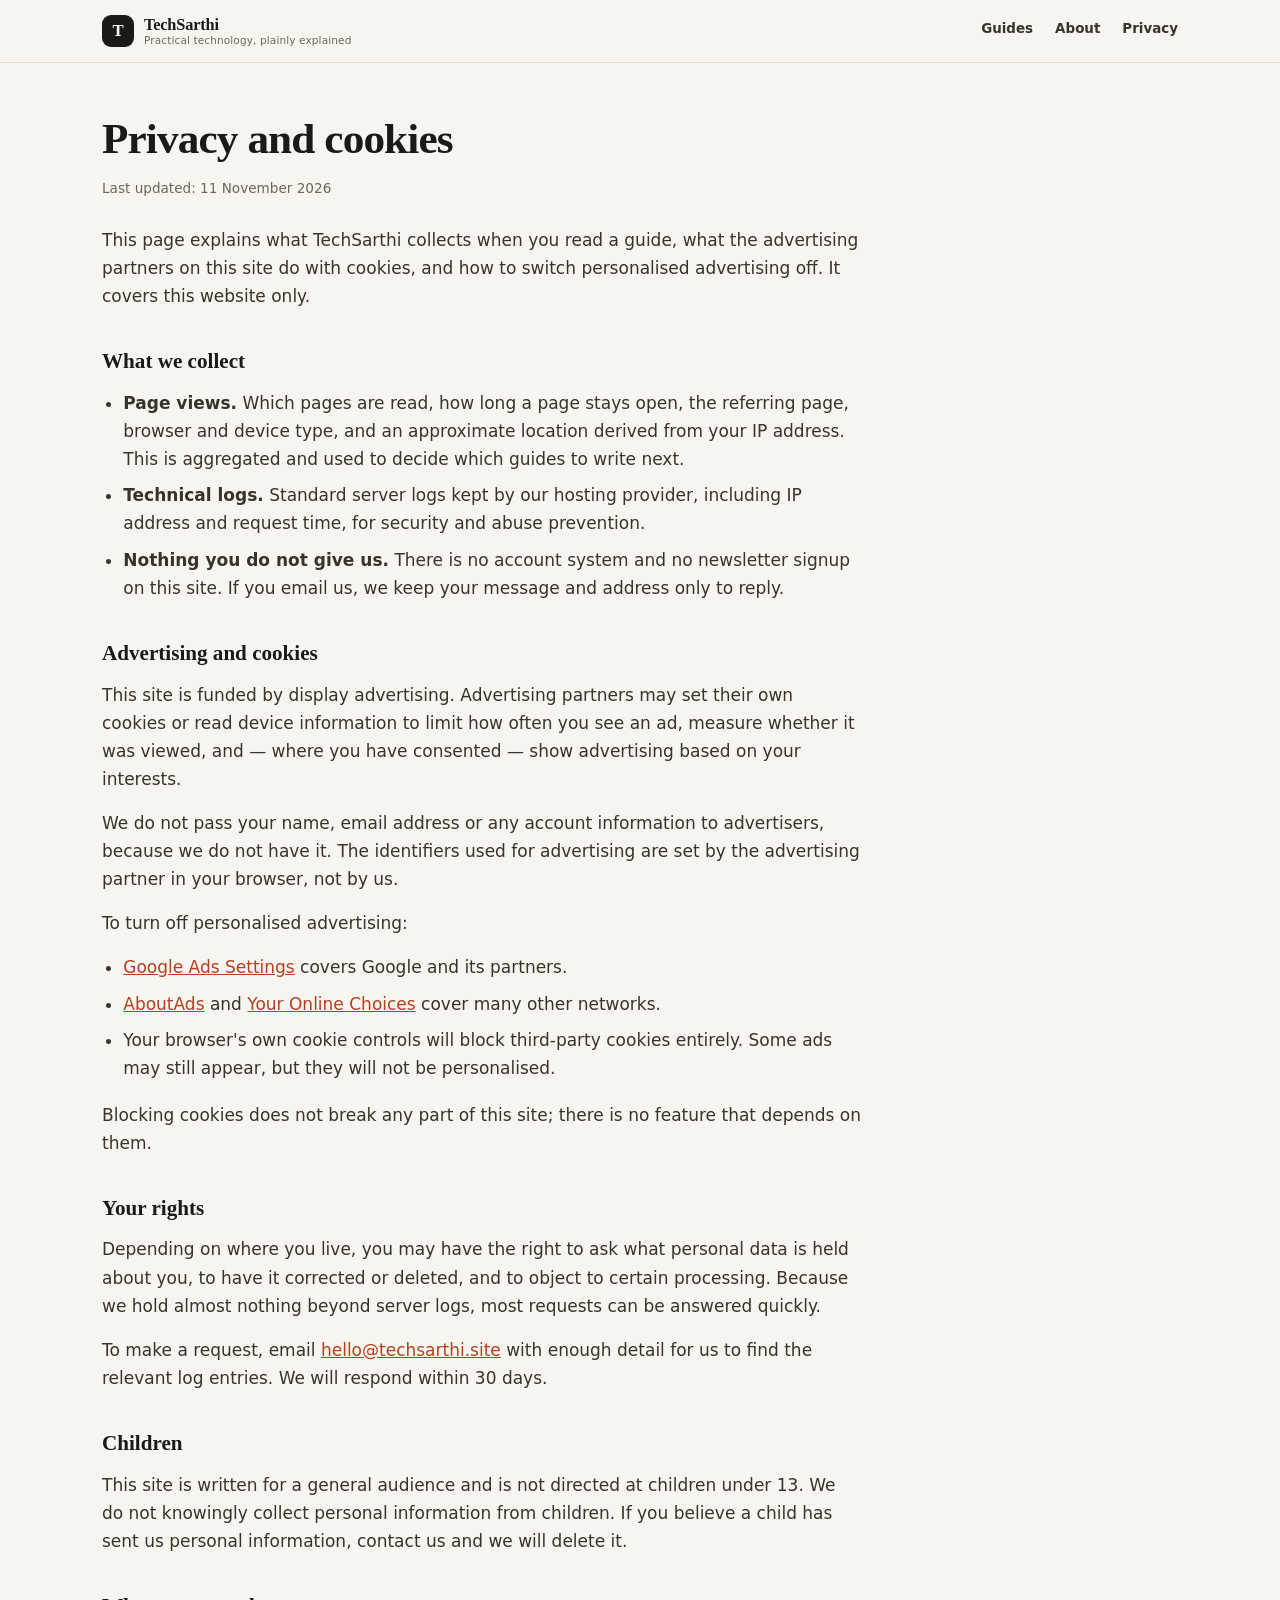
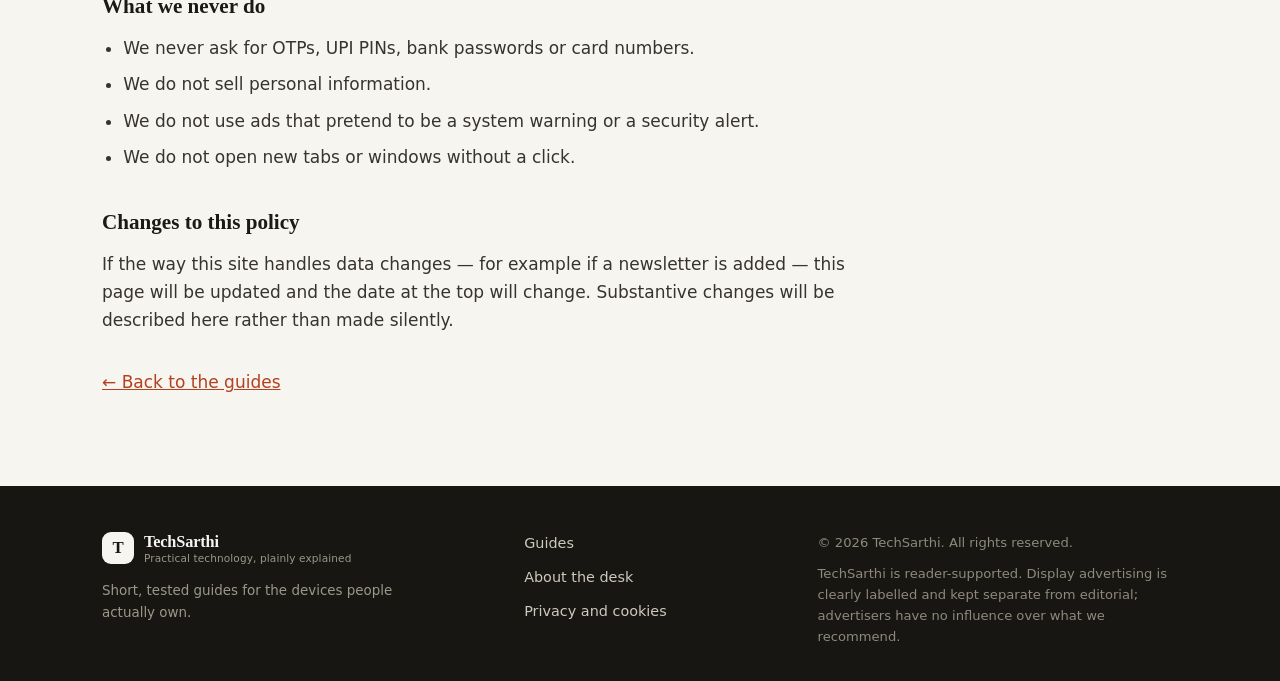
<file: privacy.html>
<!doctype html>
<html lang="en">
<head>
  <meta charset="utf-8">
  <meta name="viewport" content="width=device-width, initial-scale=1">

  <!-- Google Tag Manager -->
  <script async src="https://www.googletagmanager.com/gtm.js?id=GTM-TN7R8C3L"></script>
  <script>
    window.dataLayer = window.dataLayer || [];
    function gtag(){dataLayer.push(arguments);}
    gtag('js', new Date());
  </script>
  <!-- End Google Tag Manager -->

  <title>Privacy and cookies — TechSarthi</title>
  <meta name="description" content="What TechSarthi collects, how advertising cookies work on this site and how to turn personalised advertising off.">
  <meta name="theme-color" content="#f7f5f0">
  <meta name="robots" content="index,follow">
  <link rel="canonical" href="https://webadsforadsads.vercel.app/privacy.html">

  <meta property="og:site_name" content="TechSarthi">
  <meta property="og:type" content="website">
  <meta property="og:title" content="Privacy and cookies — TechSarthi">
  <meta property="og:description" content="What this site collects, how advertising cookies work and how to opt out of personalised advertising.">
  <meta property="og:url" content="https://webadsforadsads.vercel.app/privacy.html">
  <meta property="og:locale" content="en_GB">

  <meta name="profiton-domain-verification" content="e95c9ff57c43ef7f27b93172f4b1ba4f611fa2ead5712ec9dd052ca87fd2babe">
  <meta name="ccnsad-site-verification" content="fa128531eff8c7db">
  <meta name="monetag" content="f4abe85b2963045eeecfe285f434191b">

  <link rel="preconnect" href="https://conventionalresponse.com" crossorigin>
  <link rel="stylesheet" href="styles.css?v=4">
</head>
<body>
  <a class="skip" href="#main">Skip to content</a>

  <header class="site-header">
    <div class="wrap header-inner">
      <a class="brand" href="index.html">
        <span class="brand-mark">T</span>
        <span class="brand-text">TechSarthi<small>Practical technology, plainly explained</small></span>
      </a>
      <nav class="site-nav" aria-label="Sections">
        <a href="index.html">Guides</a>
        <a href="about.html">About</a>
        <a href="privacy.html">Privacy</a>
      </nav>
    </div>
  </header>

  <main id="main">
    <div class="wrap">
      <article class="page">
        <h1>Privacy and cookies</h1>
        <p class="updated">Last updated: 11 November 2026</p>

        <p>This page explains what TechSarthi collects when you read a guide, what the advertising partners on this site do with cookies, and how to switch personalised advertising off. It covers this website only.</p>

        <h2>What we collect</h2>
        <ul>
          <li><strong>Page views.</strong> Which pages are read, how long a page stays open, the referring page, browser and device type, and an approximate location derived from your IP address. This is aggregated and used to decide which guides to write next.</li>
          <li><strong>Technical logs.</strong> Standard server logs kept by our hosting provider, including IP address and request time, for security and abuse prevention.</li>
          <li><strong>Nothing you do not give us.</strong> There is no account system and no newsletter signup on this site. If you email us, we keep your message and address only to reply.</li>
        </ul>

        <h2>Advertising and cookies</h2>
        <p>This site is funded by display advertising. Advertising partners may set their own cookies or read device information to limit how often you see an ad, measure whether it was viewed, and — where you have consented — show advertising based on your interests.</p>
        <p>We do not pass your name, email address or any account information to advertisers, because we do not have it. The identifiers used for advertising are set by the advertising partner in your browser, not by us.</p>
        <p>To turn off personalised advertising:</p>
        <ul>
          <li><a href="https://adssettings.google.com" target="_blank" rel="noopener">Google Ads Settings</a> covers Google and its partners.</li>
          <li><a href="https://www.aboutads.info/choices/" target="_blank" rel="noopener">AboutAds</a> and <a href="https://www.youronlinechoices.com" target="_blank" rel="noopener">Your Online Choices</a> cover many other networks.</li>
          <li>Your browser's own cookie controls will block third-party cookies entirely. Some ads may still appear, but they will not be personalised.</li>
        </ul>
        <p>Blocking cookies does not break any part of this site; there is no feature that depends on them.</p>

        <h2>Your rights</h2>
        <p>Depending on where you live, you may have the right to ask what personal data is held about you, to have it corrected or deleted, and to object to certain processing. Because we hold almost nothing beyond server logs, most requests can be answered quickly.</p>
        <p>To make a request, email <a href="mailto:hello@techsarthi.site">hello@techsarthi.site</a> with enough detail for us to find the relevant log entries. We will respond within 30 days.</p>

        <h2>Children</h2>
        <p>This site is written for a general audience and is not directed at children under 13. We do not knowingly collect personal information from children. If you believe a child has sent us personal information, contact us and we will delete it.</p>

        <h2>What we never do</h2>
        <ul>
          <li>We never ask for OTPs, UPI PINs, bank passwords or card numbers.</li>
          <li>We do not sell personal information.</li>
          <li>We do not use ads that pretend to be a system warning or a security alert.</li>
          <li>We do not open new tabs or windows without a click.</li>
        </ul>

        <h2>Changes to this policy</h2>
        <p>If the way this site handles data changes — for example if a newsletter is added — this page will be updated and the date at the top will change. Substantive changes will be described here rather than made silently.</p>

        <p style="margin-top:34px"><a href="index.html">← Back to the guides</a></p>
      </article>
    </div>
  </main>

  <footer class="site-footer">
    <div class="wrap footer-grid">
      <div>
        <a class="brand brand-light" href="index.html">
          <span class="brand-mark">T</span>
          <span class="brand-text">TechSarthi<small>Practical technology, plainly explained</small></span>
        </a>
        <p class="footer-note">Short, tested guides for the devices people actually own.</p>
      </div>
      <nav class="footer-links" aria-label="Footer links">
        <a href="index.html">Guides</a>
        <a href="about.html">About the desk</a>
        <a href="privacy.html">Privacy and cookies</a>
      </nav>
      <div class="footer-legal">
        <p>© <span id="year">2026</span> TechSarthi. All rights reserved.</p>
        <p>TechSarthi is reader-supported. Display advertising is clearly labelled and kept separate from editorial; advertisers have no influence over what we recommend.</p>
      </div>
    </div>
  </footer>

  <script>document.getElementById("year").textContent = new Date().getFullYear();</script>
</body>
</html>
</file>
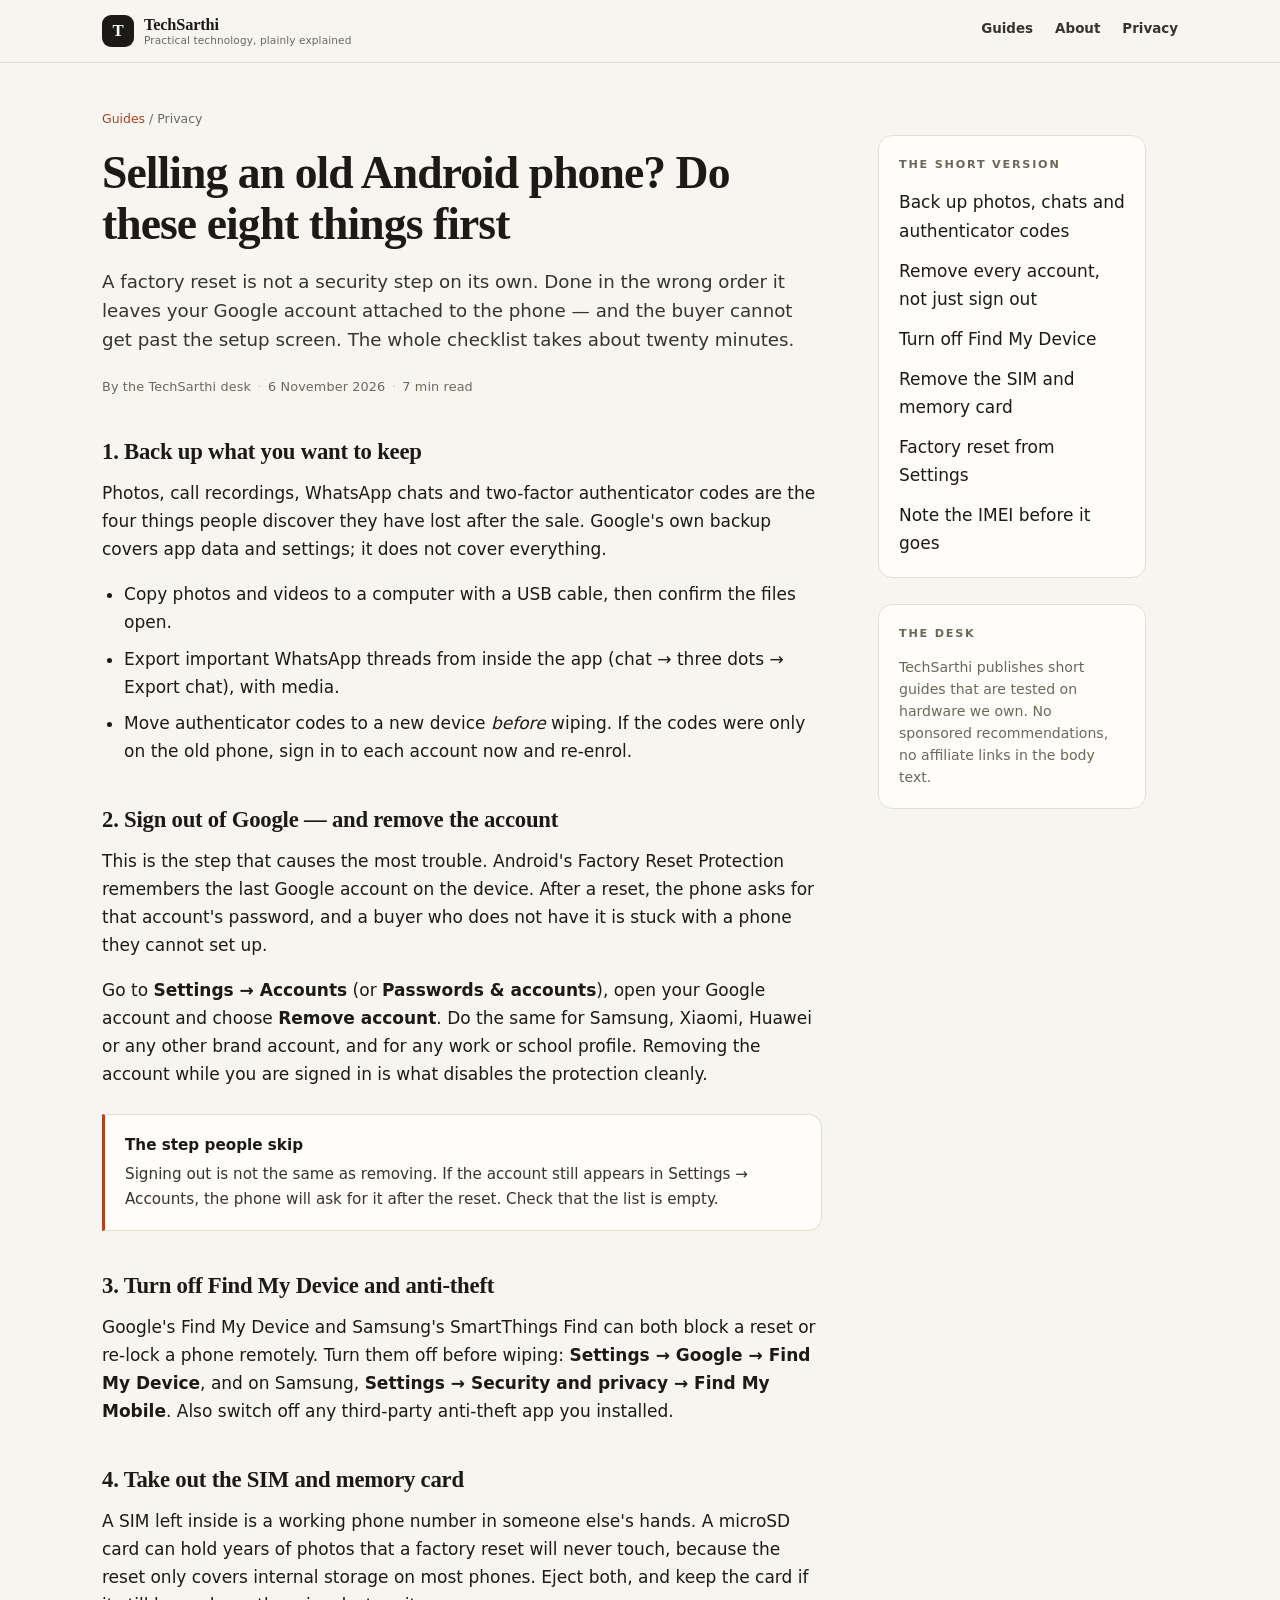
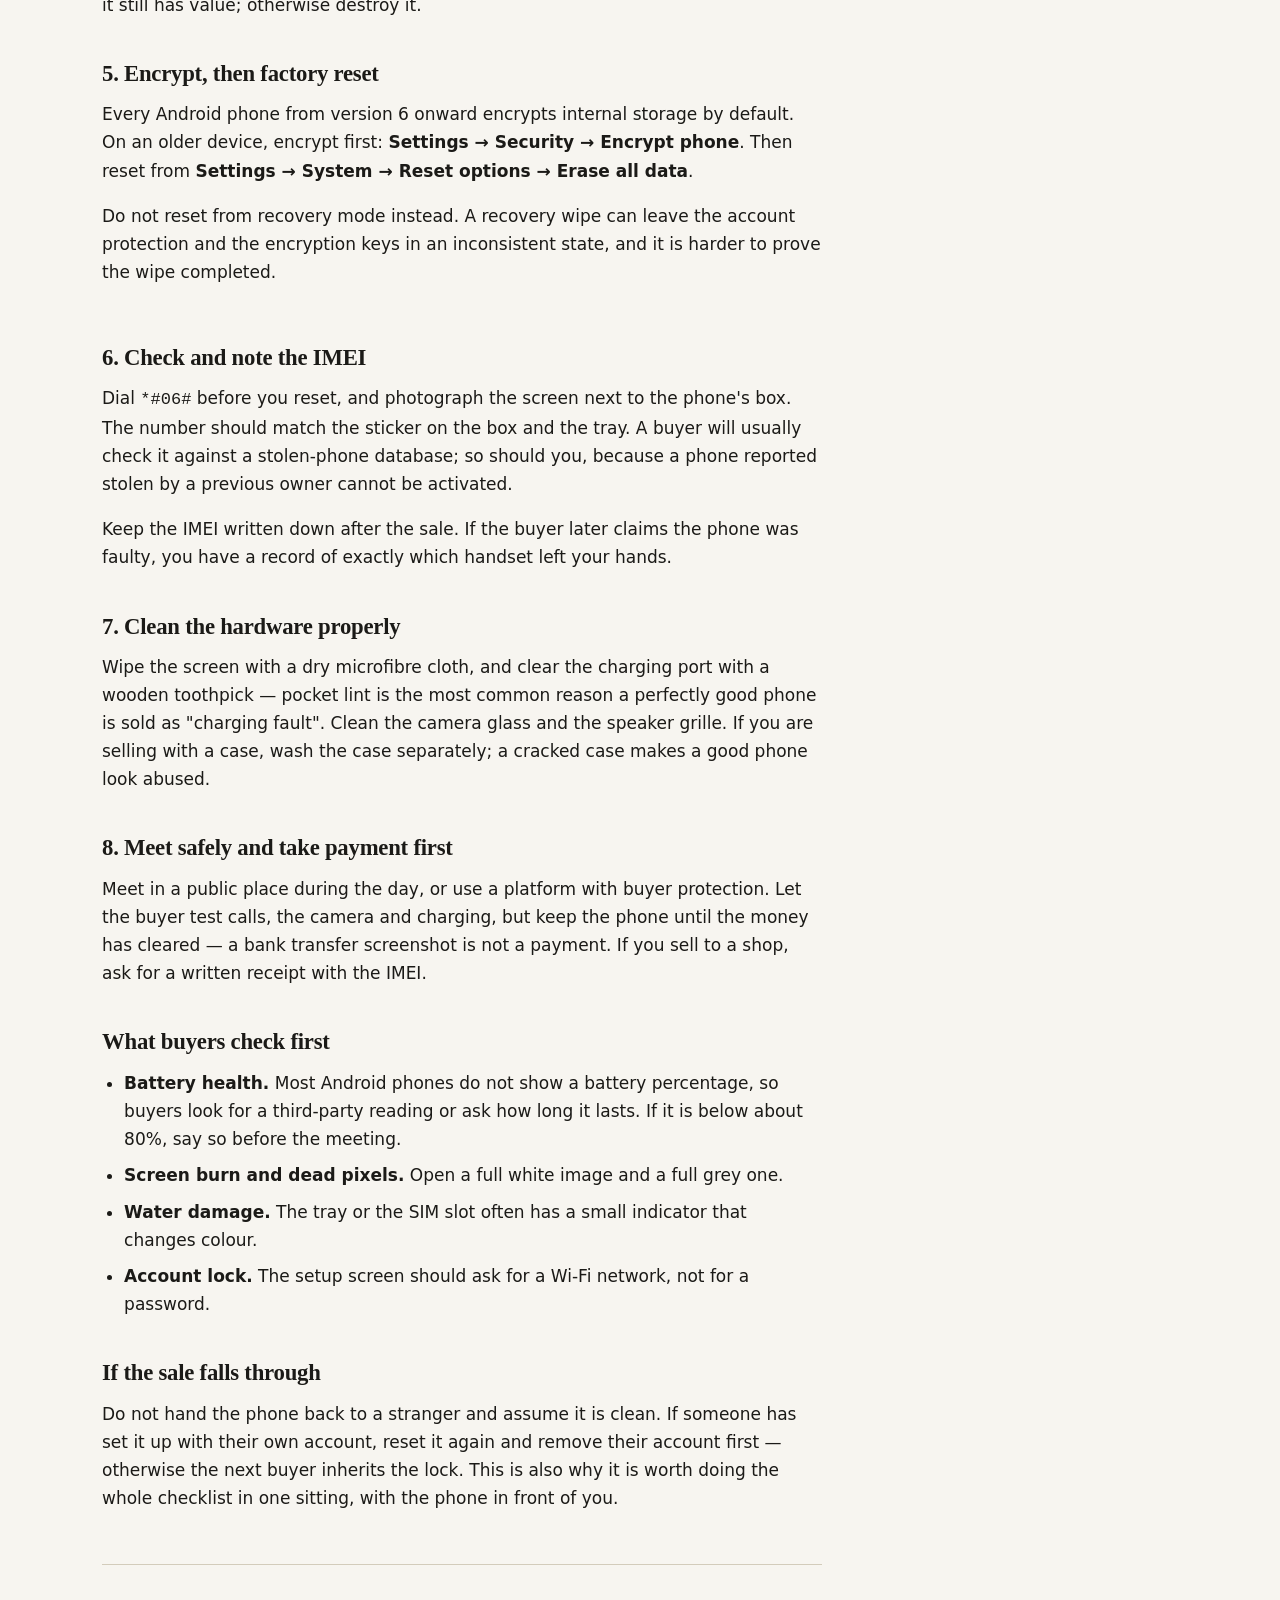
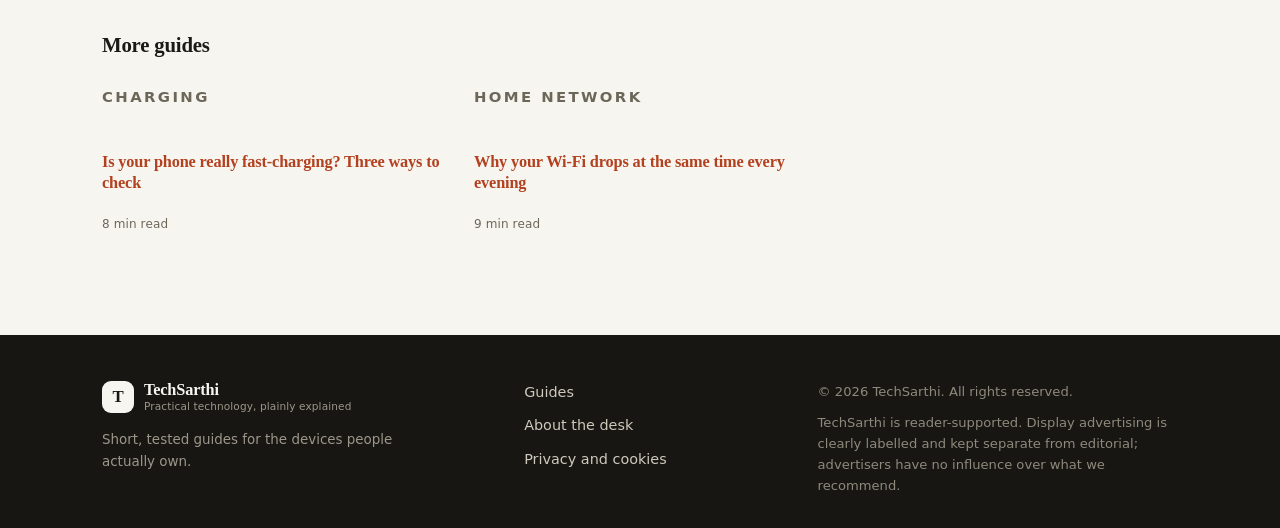
<file: sell-android-phone.html>
<!doctype html>
<html lang="en">
<head>
  <meta charset="utf-8">
  <meta name="viewport" content="width=device-width, initial-scale=1">

  <!-- Google Tag Manager -->
  <script async src="https://www.googletagmanager.com/gtm.js?id=GTM-TN7R8C3L"></script>
  <script>
    window.dataLayer = window.dataLayer || [];
    function gtag(){dataLayer.push(arguments);}
    gtag('js', new Date());
  </script>
  <!-- End Google Tag Manager -->

  <title>Selling an old Android phone? Do these eight things first — TechSarthi</title>
  <meta name="description" content="One missed step can hand a buyer your Google account or lock the phone they just paid for. A twenty-minute checklist before you sell or give away an Android phone.">
  <meta name="theme-color" content="#f7f5f0">
  <meta name="robots" content="index,follow,max-image-preview:large">
  <link rel="canonical" href="https://webadsforadsads.vercel.app/sell-android-phone.html">

  <meta property="og:site_name" content="TechSarthi">
  <meta property="og:type" content="article">
  <meta property="og:title" content="Selling an old Android phone? Do these eight things first">
  <meta property="og:description" content="A twenty-minute checklist before you sell or give away an Android phone.">
  <meta property="og:url" content="https://webadsforadsads.vercel.app/sell-android-phone.html">
  <meta property="og:locale" content="en_GB">
  <meta name="twitter:card" content="summary_large_image">

  <meta name="profiton-domain-verification" content="e95c9ff57c43ef7f27b93172f4b1ba4f611fa2ead5712ec9dd052ca87fd2babe">
  <meta name="ccnsad-site-verification" content="fa128531eff8c7db">
  <meta name="monetag" content="f4abe85b2963045eeecfe285f434191b">

  <link rel="preconnect" href="https://conventionalresponse.com" crossorigin>
  <link rel="stylesheet" href="styles.css?v=4">
</head>
<body>
  <a class="skip" href="#main">Skip to content</a>

  <header class="site-header">
    <div class="wrap header-inner">
      <a class="brand" href="index.html">
        <span class="brand-mark">T</span>
        <span class="brand-text">TechSarthi<small>Practical technology, plainly explained</small></span>
      </a>
      <nav class="site-nav" aria-label="Sections">
        <a href="index.html">Guides</a>
        <a href="about.html">About</a>
        <a href="privacy.html">Privacy</a>
      </nav>
    </div>
  </header>

  <main id="main">
    <div class="wrap">
      <div class="article-layout">
        <article class="article-body">
          <p class="breadcrumb"><a href="index.html">Guides</a> / Privacy</p>

          <h1>Selling an old Android phone? Do these eight things first</h1>

          <p class="lede">A factory reset is not a security step on its own. Done in the wrong order it leaves your Google account attached to the phone — and the buyer cannot get past the setup screen. The whole checklist takes about twenty minutes.</p>

          <p class="meta"><span>By the TechSarthi desk</span><span>6 November 2026</span><span>7 min read</span></p>

          <h2>1. Back up what you want to keep</h2>
          <p>Photos, call recordings, WhatsApp chats and two-factor authenticator codes are the four things people discover they have lost after the sale. Google's own backup covers app data and settings; it does not cover everything.</p>
          <ul>
            <li>Copy photos and videos to a computer with a USB cable, then confirm the files open.</li>
            <li>Export important WhatsApp threads from inside the app (chat → three dots → Export chat), with media.</li>
            <li>Move authenticator codes to a new device <em>before</em> wiping. If the codes were only on the old phone, sign in to each account now and re-enrol.</li>
          </ul>

          <h2>2. Sign out of Google — and remove the account</h2>
          <p>This is the step that causes the most trouble. Android's Factory Reset Protection remembers the last Google account on the device. After a reset, the phone asks for that account's password, and a buyer who does not have it is stuck with a phone they cannot set up.</p>
          <p>Go to <strong>Settings → Accounts</strong> (or <strong>Passwords &amp; accounts</strong>), open your Google account and choose <strong>Remove account</strong>. Do the same for Samsung, Xiaomi, Huawei or any other brand account, and for any work or school profile. Removing the account while you are signed in is what disables the protection cleanly.</p>

          <div class="note-box">
            <strong>The step people skip</strong>
            Signing out is not the same as removing. If the account still appears in Settings → Accounts, the phone will ask for it after the reset. Check that the list is empty.
          </div>

          <h2>3. Turn off Find My Device and anti-theft</h2>
          <p>Google's Find My Device and Samsung's SmartThings Find can both block a reset or re-lock a phone remotely. Turn them off before wiping: <strong>Settings → Google → Find My Device</strong>, and on Samsung, <strong>Settings → Security and privacy → Find My Mobile</strong>. Also switch off any third-party anti-theft app you installed.</p>

          <h2>4. Take out the SIM and memory card</h2>
          <p>A SIM left inside is a working phone number in someone else's hands. A microSD card can hold years of photos that a factory reset will never touch, because the reset only covers internal storage on most phones. Eject both, and keep the card if it still has value; otherwise destroy it.</p>

          <h2>5. Encrypt, then factory reset</h2>
          <p>Every Android phone from version 6 onward encrypts internal storage by default. On an older device, encrypt first: <strong>Settings → Security → Encrypt phone</strong>. Then reset from <strong>Settings → System → Reset options → Erase all data</strong>.</p>
          <p>Do not reset from recovery mode instead. A recovery wipe can leave the account protection and the encryption keys in an inconsistent state, and it is harder to prove the wipe completed.</p>

          <div class="ad is-empty">
            <div class="ad__inner">
              <p class="ad__label">Advertisement</p>
              <div class="ad-slot" data-slot="in-article" data-size="rectangle"></div>
            </div>
          </div>

          <h2>6. Check and note the IMEI</h2>
          <p>Dial <code>*#06#</code> before you reset, and photograph the screen next to the phone's box. The number should match the sticker on the box and the tray. A buyer will usually check it against a stolen-phone database; so should you, because a phone reported stolen by a previous owner cannot be activated.</p>
          <p>Keep the IMEI written down after the sale. If the buyer later claims the phone was faulty, you have a record of exactly which handset left your hands.</p>

          <h2>7. Clean the hardware properly</h2>
          <p>Wipe the screen with a dry microfibre cloth, and clear the charging port with a wooden toothpick — pocket lint is the most common reason a perfectly good phone is sold as "charging fault". Clean the camera glass and the speaker grille. If you are selling with a case, wash the case separately; a cracked case makes a good phone look abused.</p>

          <h2>8. Meet safely and take payment first</h2>
          <p>Meet in a public place during the day, or use a platform with buyer protection. Let the buyer test calls, the camera and charging, but keep the phone until the money has cleared — a bank transfer screenshot is not a payment. If you sell to a shop, ask for a written receipt with the IMEI.</p>

          <h2>What buyers check first</h2>
          <ul>
            <li><strong>Battery health.</strong> Most Android phones do not show a battery percentage, so buyers look for a third-party reading or ask how long it lasts. If it is below about 80%, say so before the meeting.</li>
            <li><strong>Screen burn and dead pixels.</strong> Open a full white image and a full grey one.</li>
            <li><strong>Water damage.</strong> The tray or the SIM slot often has a small indicator that changes colour.</li>
            <li><strong>Account lock.</strong> The setup screen should ask for a Wi-Fi network, not for a password.</li>
          </ul>

          <h2>If the sale falls through</h2>
          <p>Do not hand the phone back to a stranger and assume it is clean. If someone has set it up with their own account, reset it again and remove their account first — otherwise the next buyer inherits the lock. This is also why it is worth doing the whole checklist in one sitting, with the phone in front of you.</p>

          <section class="related" aria-labelledby="related-title">
            <h2 id="related-title">More guides</h2>
            <div class="related-grid">
              <article class="card">
                <p class="card__kicker">Charging</p>
                <h3><a href="fast-charging.html">Is your phone really fast-charging? Three ways to check</a></h3>
                <p class="meta"><span>8 min read</span></p>
              </article>
              <article class="card">
                <p class="card__kicker">Home network</p>
                <h3><a href="wifi-drops-evening.html">Why your Wi-Fi drops at the same time every evening</a></h3>
                <p class="meta"><span>9 min read</span></p>
              </article>
            </div>
          </section>
        </article>

        <aside class="rail" aria-label="Sidebar">
          <div class="ad is-empty">
            <div class="ad__inner">
              <p class="ad__label">Advertisement</p>
              <div class="ad-slot" data-slot="sidebar" data-size="rectangle"></div>
            </div>
          </div>

          <div class="rail-card">
            <h2>The short version</h2>
            <ul>
              <li>Back up photos, chats and authenticator codes</li>
              <li>Remove every account, not just sign out</li>
              <li>Turn off Find My Device</li>
              <li>Remove the SIM and memory card</li>
              <li>Factory reset from Settings</li>
              <li>Note the IMEI before it goes</li>
            </ul>
          </div>

          <div class="rail-card">
            <h2>The desk</h2>
            <p>TechSarthi publishes short guides that are tested on hardware we own. No sponsored recommendations, no affiliate links in the body text.</p>
          </div>
        </aside>
      </div>
    </div>
  </main>

  <footer class="site-footer">
    <div class="wrap footer-grid">
      <div>
        <a class="brand brand-light" href="index.html">
          <span class="brand-mark">T</span>
          <span class="brand-text">TechSarthi<small>Practical technology, plainly explained</small></span>
        </a>
        <p class="footer-note">Short, tested guides for the devices people actually own.</p>
      </div>
      <nav class="footer-links" aria-label="Footer links">
        <a href="index.html">Guides</a>
        <a href="about.html">About the desk</a>
        <a href="privacy.html">Privacy and cookies</a>
      </nav>
      <div class="footer-legal">
        <p>© <span id="year">2026</span> TechSarthi. All rights reserved.</p>
        <p>TechSarthi is reader-supported. Display advertising is clearly labelled and kept separate from editorial; advertisers have no influence over what we recommend.</p>
      </div>
    </div>
  </footer>

  <script>document.getElementById("year").textContent = new Date().getFullYear();</script>
  <script src="ads.js?v=4"></script>
  <script src="app.js?v=5"></script>
</body>
</html>
</file>
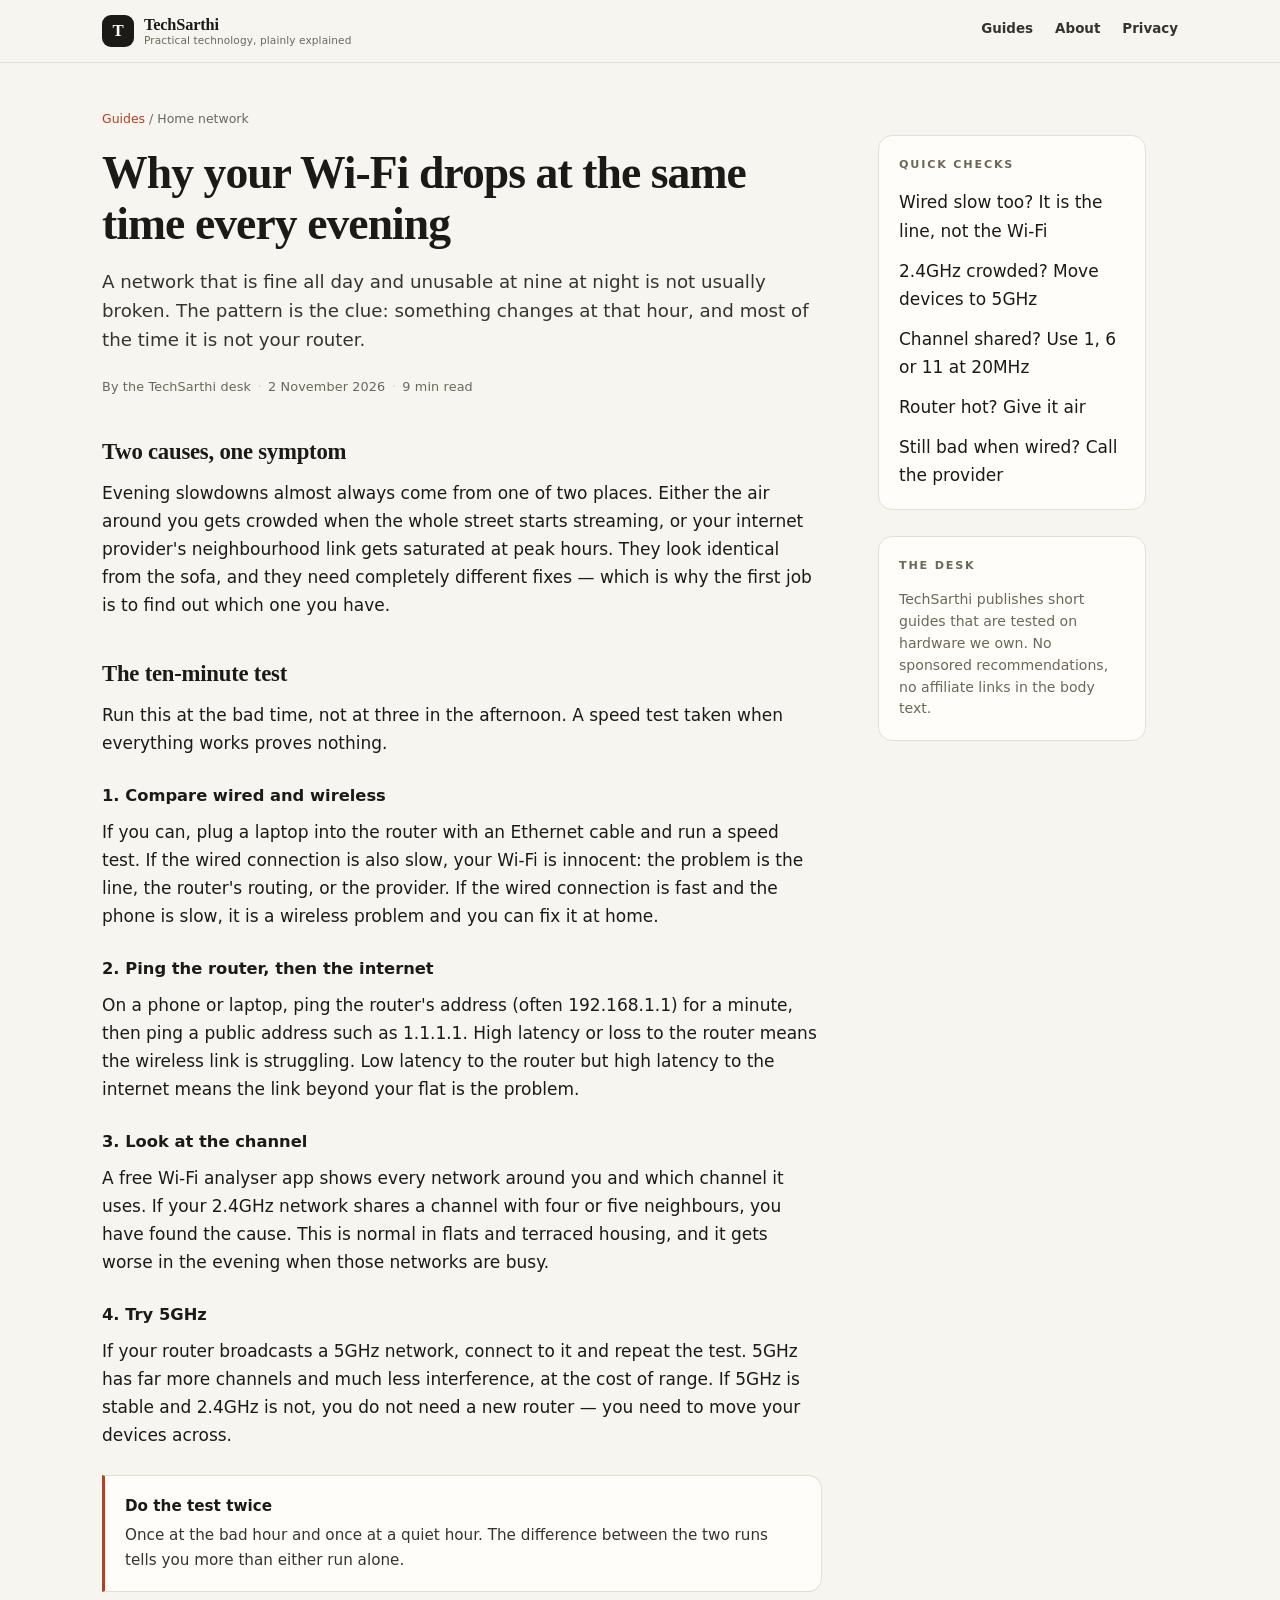
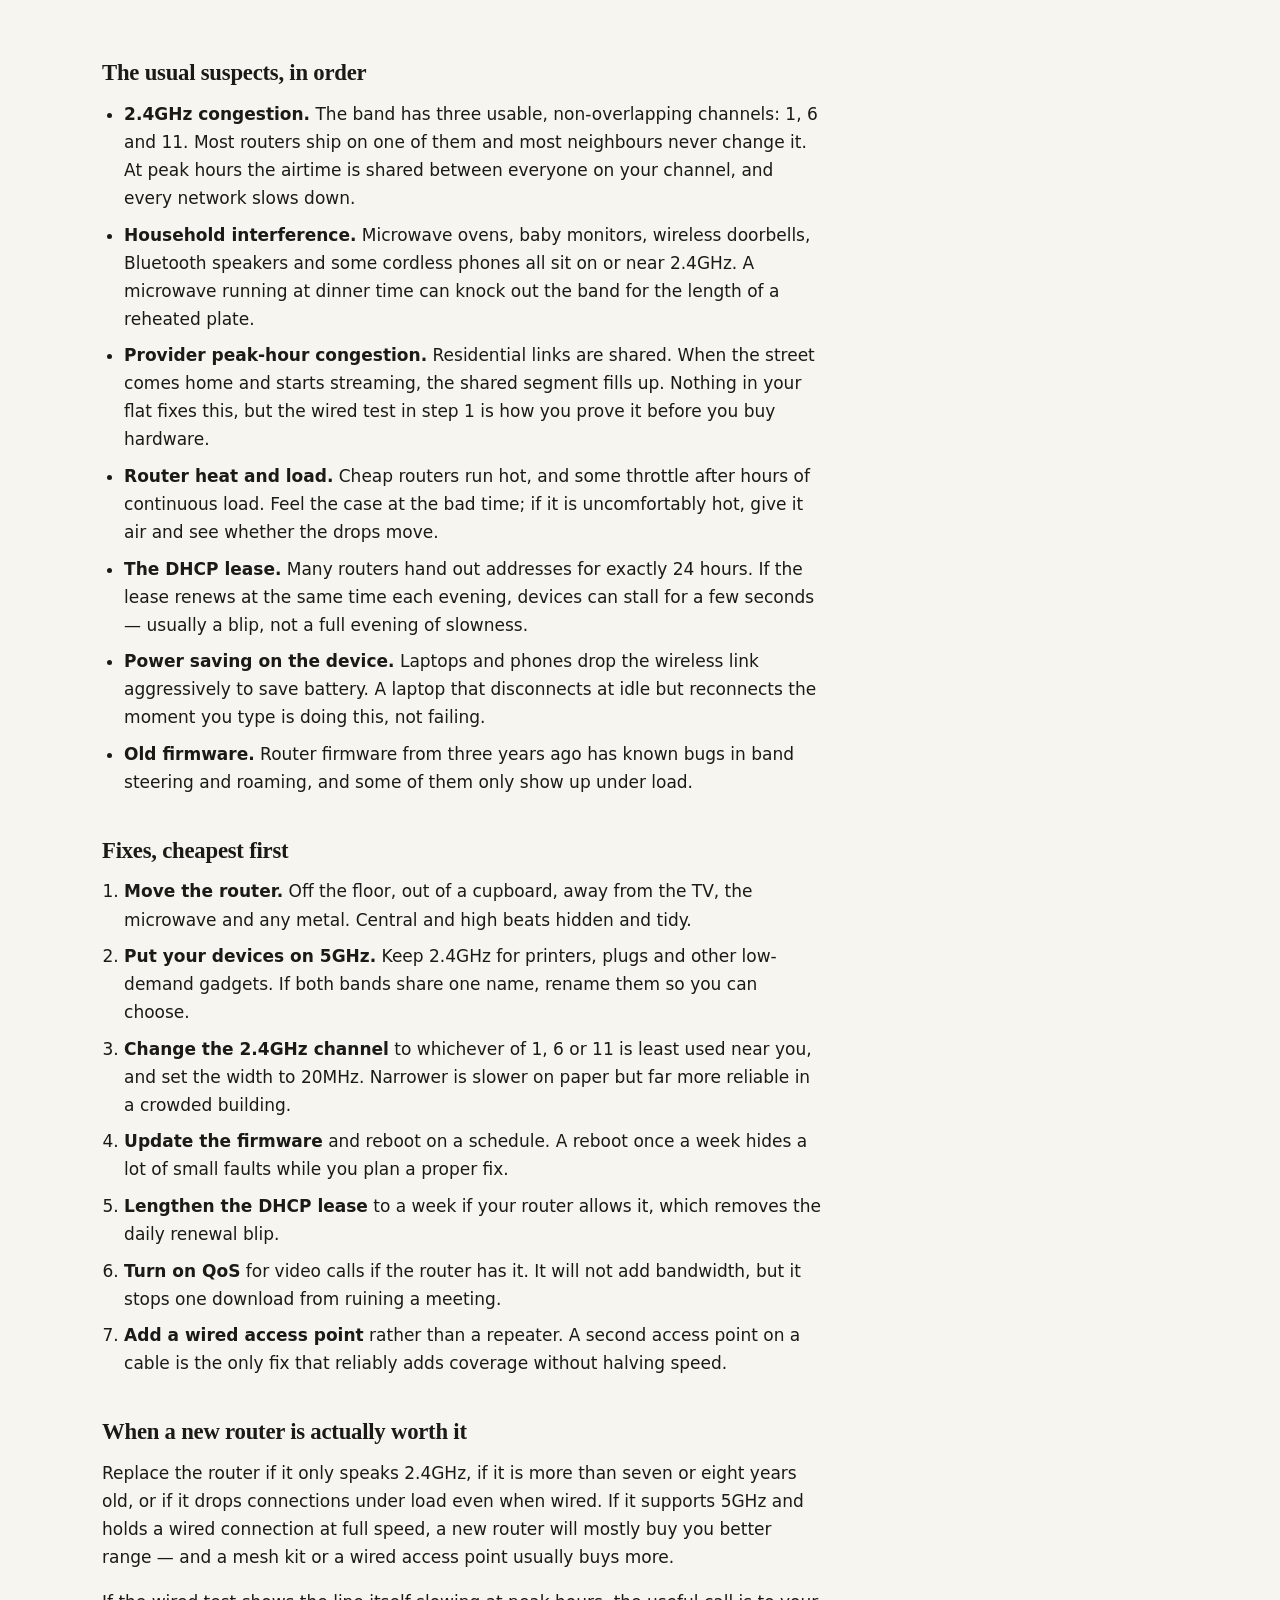
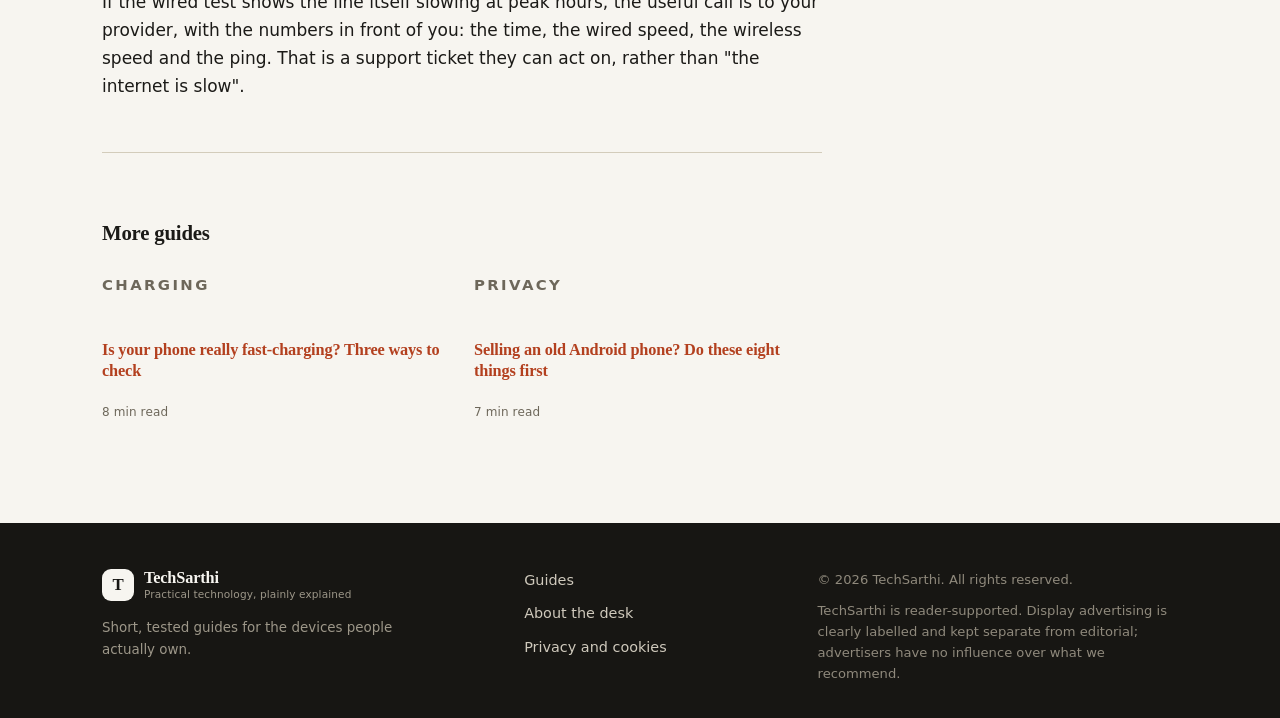
<file: wifi-drops-evening.html>
<!doctype html>
<html lang="en">
<head>
  <meta charset="utf-8">
  <meta name="viewport" content="width=device-width, initial-scale=1">

  <!-- Google Tag Manager -->
  <script async src="https://www.googletagmanager.com/gtm.js?id=GTM-TN7R8C3L"></script>
  <script>
    window.dataLayer = window.dataLayer || [];
    function gtag(){dataLayer.push(arguments);}
    gtag('js', new Date());
  </script>
  <!-- End Google Tag Manager -->

  <title>Why your Wi-Fi drops at the same time every evening — TechSarthi</title>
  <meta name="description" content="If the slowdown arrives with the street lights, it is usually congestion rather than a dying router. How to confirm it in ten minutes and what to change first.">
  <meta name="theme-color" content="#f7f5f0">
  <meta name="robots" content="index,follow,max-image-preview:large">
  <link rel="canonical" href="https://webadsforadsads.vercel.app/wifi-drops-evening.html">

  <meta property="og:site_name" content="TechSarthi">
  <meta property="og:type" content="article">
  <meta property="og:title" content="Why your Wi-Fi drops at the same time every evening">
  <meta property="og:description" content="How to tell congestion from a dying router, and what to change first.">
  <meta property="og:url" content="https://webadsforadsads.vercel.app/wifi-drops-evening.html">
  <meta property="og:locale" content="en_GB">
  <meta name="twitter:card" content="summary_large_image">

  <meta name="profiton-domain-verification" content="e95c9ff57c43ef7f27b93172f4b1ba4f611fa2ead5712ec9dd052ca87fd2babe">
  <meta name="ccnsad-site-verification" content="fa128531eff8c7db">
  <meta name="monetag" content="f4abe85b2963045eeecfe285f434191b">

  <link rel="preconnect" href="https://conventionalresponse.com" crossorigin>
  <link rel="stylesheet" href="styles.css?v=4">
</head>
<body>
  <a class="skip" href="#main">Skip to content</a>

  <header class="site-header">
    <div class="wrap header-inner">
      <a class="brand" href="index.html">
        <span class="brand-mark">T</span>
        <span class="brand-text">TechSarthi<small>Practical technology, plainly explained</small></span>
      </a>
      <nav class="site-nav" aria-label="Sections">
        <a href="index.html">Guides</a>
        <a href="about.html">About</a>
        <a href="privacy.html">Privacy</a>
      </nav>
    </div>
  </header>

  <main id="main">
    <div class="wrap">
      <div class="article-layout">
        <article class="article-body">
          <p class="breadcrumb"><a href="index.html">Guides</a> / Home network</p>

          <h1>Why your Wi-Fi drops at the same time every evening</h1>

          <p class="lede">A network that is fine all day and unusable at nine at night is not usually broken. The pattern is the clue: something changes at that hour, and most of the time it is not your router.</p>

          <p class="meta"><span>By the TechSarthi desk</span><span>2 November 2026</span><span>9 min read</span></p>

          <h2>Two causes, one symptom</h2>
          <p>Evening slowdowns almost always come from one of two places. Either the air around you gets crowded when the whole street starts streaming, or your internet provider's neighbourhood link gets saturated at peak hours. They look identical from the sofa, and they need completely different fixes — which is why the first job is to find out which one you have.</p>

          <h2>The ten-minute test</h2>
          <p>Run this at the bad time, not at three in the afternoon. A speed test taken when everything works proves nothing.</p>

          <h3>1. Compare wired and wireless</h3>
          <p>If you can, plug a laptop into the router with an Ethernet cable and run a speed test. If the wired connection is also slow, your Wi-Fi is innocent: the problem is the line, the router's routing, or the provider. If the wired connection is fast and the phone is slow, it is a wireless problem and you can fix it at home.</p>

          <h3>2. Ping the router, then the internet</h3>
          <p>On a phone or laptop, ping the router's address (often 192.168.1.1) for a minute, then ping a public address such as 1.1.1.1. High latency or loss to the router means the wireless link is struggling. Low latency to the router but high latency to the internet means the link beyond your flat is the problem.</p>

          <h3>3. Look at the channel</h3>
          <p>A free Wi-Fi analyser app shows every network around you and which channel it uses. If your 2.4GHz network shares a channel with four or five neighbours, you have found the cause. This is normal in flats and terraced housing, and it gets worse in the evening when those networks are busy.</p>

          <h3>4. Try 5GHz</h3>
          <p>If your router broadcasts a 5GHz network, connect to it and repeat the test. 5GHz has far more channels and much less interference, at the cost of range. If 5GHz is stable and 2.4GHz is not, you do not need a new router — you need to move your devices across.</p>

          <div class="note-box">
            <strong>Do the test twice</strong>
            Once at the bad hour and once at a quiet hour. The difference between the two runs tells you more than either run alone.
          </div>

          <div class="ad is-empty">
            <div class="ad__inner">
              <p class="ad__label">Advertisement</p>
              <div class="ad-slot" data-slot="in-article" data-size="rectangle"></div>
            </div>
          </div>

          <h2>The usual suspects, in order</h2>
          <ul>
            <li><strong>2.4GHz congestion.</strong> The band has three usable, non-overlapping channels: 1, 6 and 11. Most routers ship on one of them and most neighbours never change it. At peak hours the airtime is shared between everyone on your channel, and every network slows down.</li>
            <li><strong>Household interference.</strong> Microwave ovens, baby monitors, wireless doorbells, Bluetooth speakers and some cordless phones all sit on or near 2.4GHz. A microwave running at dinner time can knock out the band for the length of a reheated plate.</li>
            <li><strong>Provider peak-hour congestion.</strong> Residential links are shared. When the street comes home and starts streaming, the shared segment fills up. Nothing in your flat fixes this, but the wired test in step 1 is how you prove it before you buy hardware.</li>
            <li><strong>Router heat and load.</strong> Cheap routers run hot, and some throttle after hours of continuous load. Feel the case at the bad time; if it is uncomfortably hot, give it air and see whether the drops move.</li>
            <li><strong>The DHCP lease.</strong> Many routers hand out addresses for exactly 24 hours. If the lease renews at the same time each evening, devices can stall for a few seconds — usually a blip, not a full evening of slowness.</li>
            <li><strong>Power saving on the device.</strong> Laptops and phones drop the wireless link aggressively to save battery. A laptop that disconnects at idle but reconnects the moment you type is doing this, not failing.</li>
            <li><strong>Old firmware.</strong> Router firmware from three years ago has known bugs in band steering and roaming, and some of them only show up under load.</li>
          </ul>

          <h2>Fixes, cheapest first</h2>
          <ol>
            <li><strong>Move the router.</strong> Off the floor, out of a cupboard, away from the TV, the microwave and any metal. Central and high beats hidden and tidy.</li>
            <li><strong>Put your devices on 5GHz.</strong> Keep 2.4GHz for printers, plugs and other low-demand gadgets. If both bands share one name, rename them so you can choose.</li>
            <li><strong>Change the 2.4GHz channel</strong> to whichever of 1, 6 or 11 is least used near you, and set the width to 20MHz. Narrower is slower on paper but far more reliable in a crowded building.</li>
            <li><strong>Update the firmware</strong> and reboot on a schedule. A reboot once a week hides a lot of small faults while you plan a proper fix.</li>
            <li><strong>Lengthen the DHCP lease</strong> to a week if your router allows it, which removes the daily renewal blip.</li>
            <li><strong>Turn on QoS</strong> for video calls if the router has it. It will not add bandwidth, but it stops one download from ruining a meeting.</li>
            <li><strong>Add a wired access point</strong> rather than a repeater. A second access point on a cable is the only fix that reliably adds coverage without halving speed.</li>
          </ol>

          <h2>When a new router is actually worth it</h2>
          <p>Replace the router if it only speaks 2.4GHz, if it is more than seven or eight years old, or if it drops connections under load even when wired. If it supports 5GHz and holds a wired connection at full speed, a new router will mostly buy you better range — and a mesh kit or a wired access point usually buys more.</p>
          <p>If the wired test shows the line itself slowing at peak hours, the useful call is to your provider, with the numbers in front of you: the time, the wired speed, the wireless speed and the ping. That is a support ticket they can act on, rather than "the internet is slow".</p>

          <section class="related" aria-labelledby="related-title">
            <h2 id="related-title">More guides</h2>
            <div class="related-grid">
              <article class="card">
                <p class="card__kicker">Charging</p>
                <h3><a href="fast-charging.html">Is your phone really fast-charging? Three ways to check</a></h3>
                <p class="meta"><span>8 min read</span></p>
              </article>
              <article class="card">
                <p class="card__kicker">Privacy</p>
                <h3><a href="sell-android-phone.html">Selling an old Android phone? Do these eight things first</a></h3>
                <p class="meta"><span>7 min read</span></p>
              </article>
            </div>
          </section>
        </article>

        <aside class="rail" aria-label="Sidebar">
          <div class="ad is-empty">
            <div class="ad__inner">
              <p class="ad__label">Advertisement</p>
              <div class="ad-slot" data-slot="sidebar" data-size="rectangle"></div>
            </div>
          </div>

          <div class="rail-card">
            <h2>Quick checks</h2>
            <ul>
              <li>Wired slow too? It is the line, not the Wi-Fi</li>
              <li>2.4GHz crowded? Move devices to 5GHz</li>
              <li>Channel shared? Use 1, 6 or 11 at 20MHz</li>
              <li>Router hot? Give it air</li>
              <li>Still bad when wired? Call the provider</li>
            </ul>
          </div>

          <div class="rail-card">
            <h2>The desk</h2>
            <p>TechSarthi publishes short guides that are tested on hardware we own. No sponsored recommendations, no affiliate links in the body text.</p>
          </div>
        </aside>
      </div>
    </div>
  </main>

  <footer class="site-footer">
    <div class="wrap footer-grid">
      <div>
        <a class="brand brand-light" href="index.html">
          <span class="brand-mark">T</span>
          <span class="brand-text">TechSarthi<small>Practical technology, plainly explained</small></span>
        </a>
        <p class="footer-note">Short, tested guides for the devices people actually own.</p>
      </div>
      <nav class="footer-links" aria-label="Footer links">
        <a href="index.html">Guides</a>
        <a href="about.html">About the desk</a>
        <a href="privacy.html">Privacy and cookies</a>
      </nav>
      <div class="footer-legal">
        <p>© <span id="year">2026</span> TechSarthi. All rights reserved.</p>
        <p>TechSarthi is reader-supported. Display advertising is clearly labelled and kept separate from editorial; advertisers have no influence over what we recommend.</p>
      </div>
    </div>
  </footer>

  <script>document.getElementById("year").textContent = new Date().getFullYear();</script>
  <script src="ads.js?v=4"></script>
  <script src="app.js?v=5"></script>
</body>
</html>
</file>
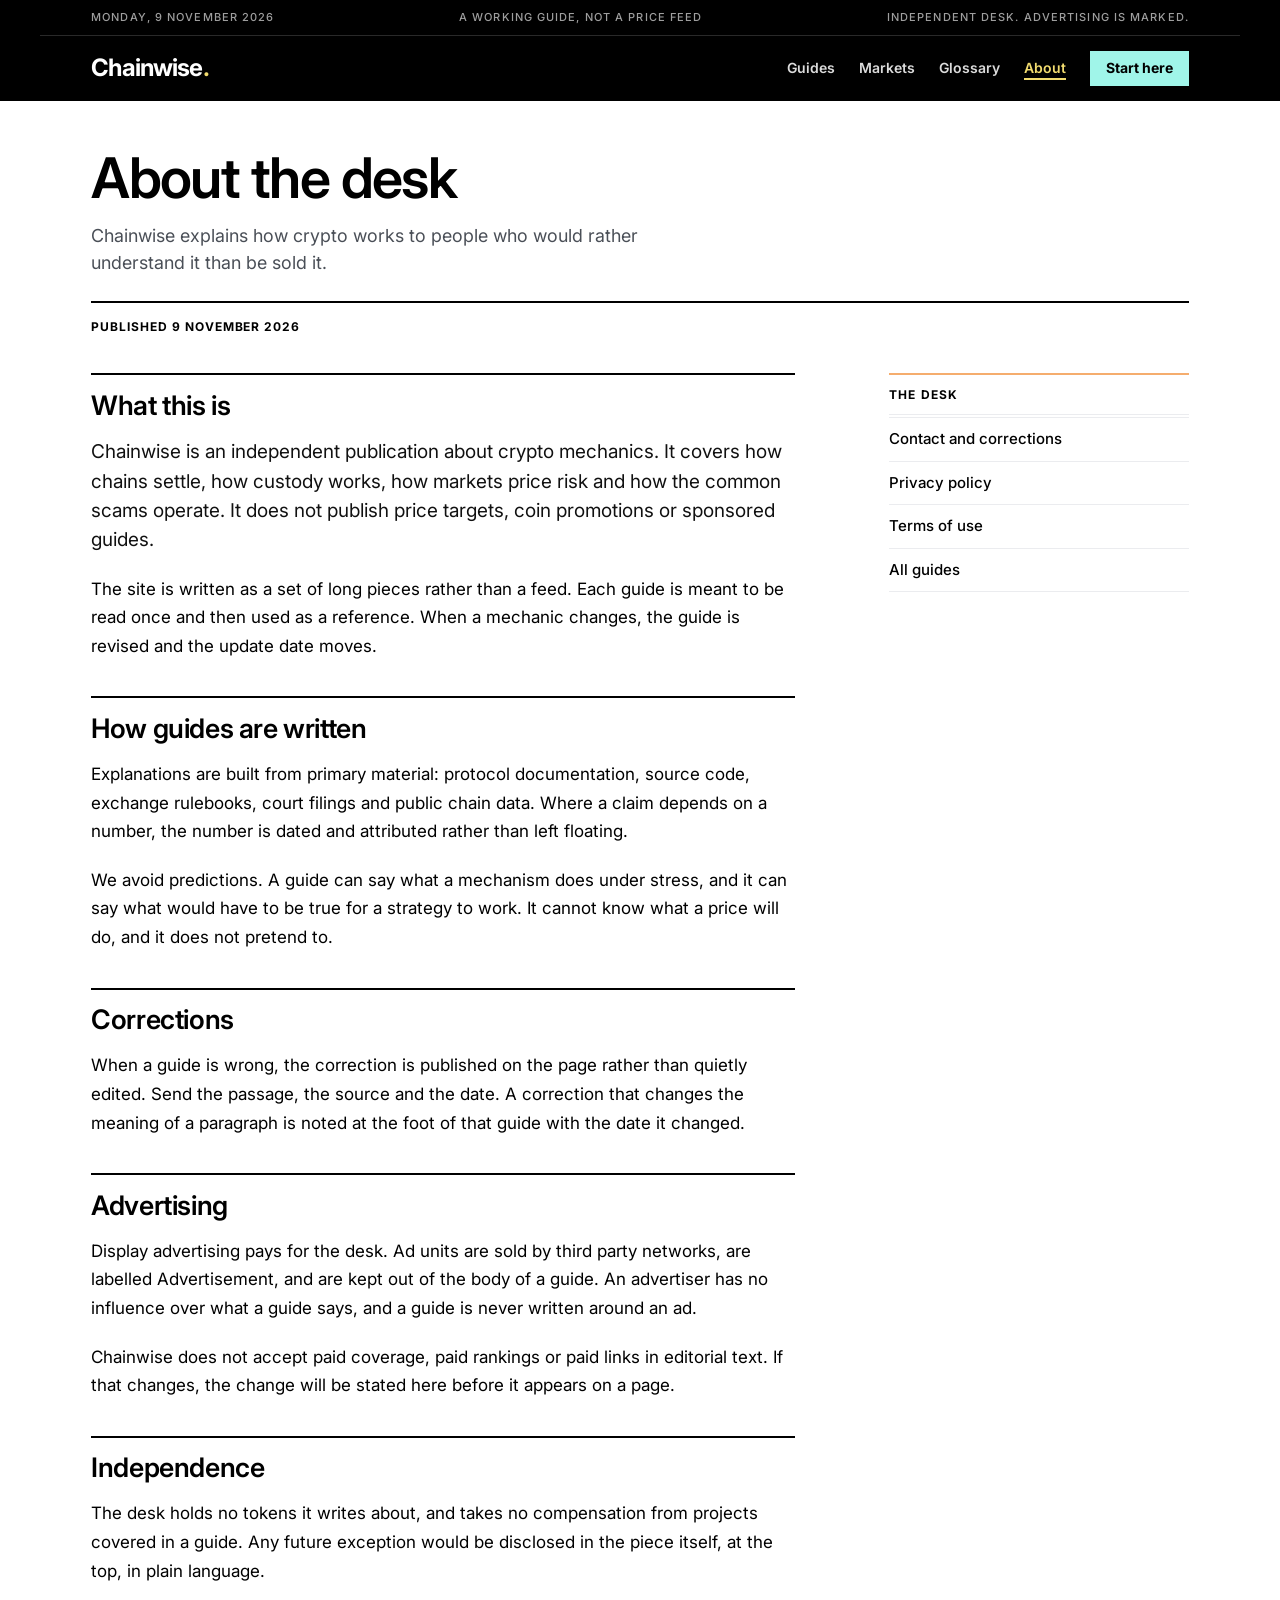
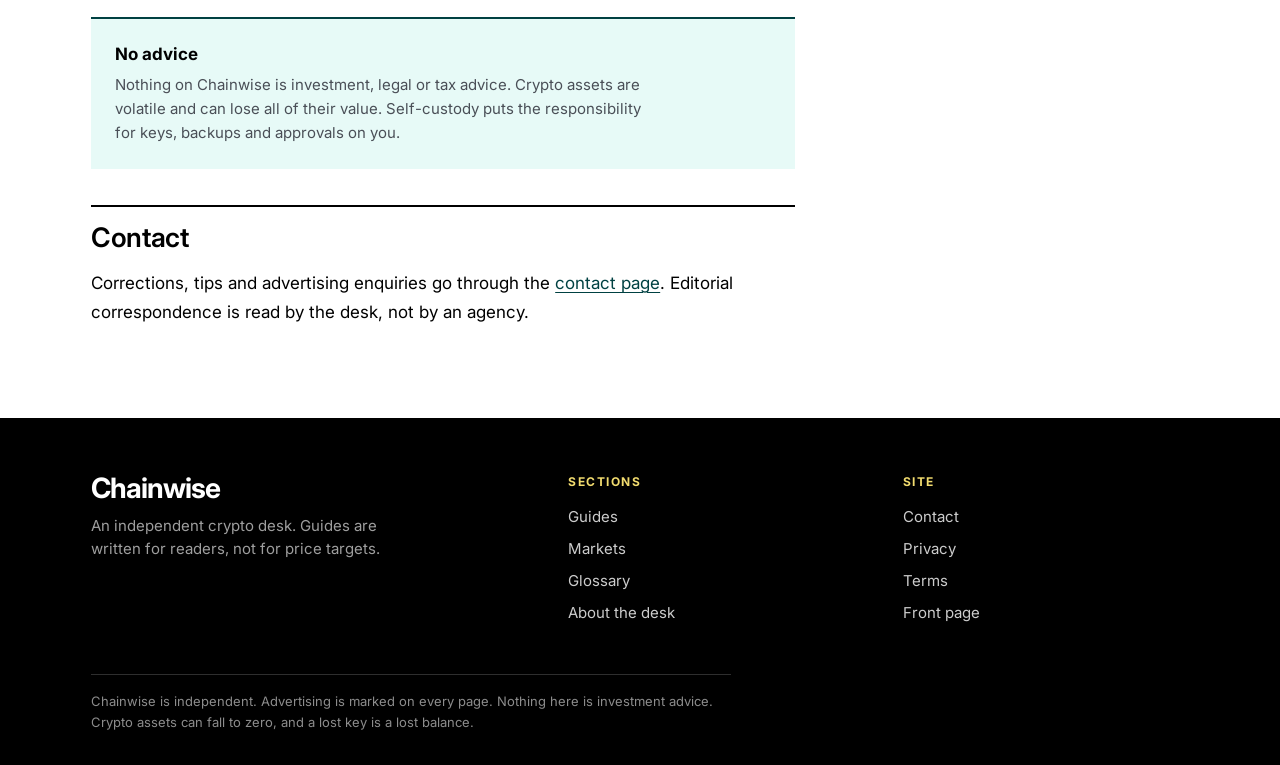
<file: cryptocurrency-website/about.html>
<!doctype html>
<html lang="en">
<head>
  <meta charset="utf-8">
  <meta name="viewport" content="width=device-width, initial-scale=1">
  <title>About the desk, Chainwise</title>
  <meta name="description" content="Who writes Chainwise, how guides are sourced and corrected, and how advertising is kept separate from editorial.">
  <meta name="theme-color" content="#000000">
  <link rel="icon" href="data:image/svg+xml,%3Csvg xmlns='http://www.w3.org/2000/svg' viewBox='0 0 64 64'%3E%3Crect width='64' height='64' fill='%23004142'/%3E%3Ctext x='32' y='45' text-anchor='middle' font-family='Helvetica,Arial,sans-serif' font-size='38' font-weight='700' fill='%23F2DC6F'%3EC%3C/text%3E%3C/svg%3E">
  <meta name="profiton-domain-verification" content="e95c9ff57c43ef7f27b93172f4b1ba4f611fa2ead5712ec9dd052ca87fd2babe">
  <meta property="og:title" content="About the desk, Chainwise">
  <meta property="og:type" content="website">
  <link rel="preconnect" href="https://fonts.googleapis.com">
  <link rel="preconnect" href="https://fonts.gstatic.com" crossorigin>
  <link rel="stylesheet" href="https://fonts.googleapis.com/css2?family=Inter:wght@400;500;600;700&display=swap">
  <link rel="stylesheet" href="styles.css">
</head>
<body>

<a class="skip" href="#main">Skip to content</a>

<header class="masthead">
  <div class="wrap masthead__bar">
    <p><time datetime="2026-11-09">Monday, 9 November 2026</time></p>
    <p>A working guide, not a price feed</p>
    <p>Independent desk. Advertising is marked.</p>
  </div>
  <div class="wrap masthead__main">
    <a class="wordmark" href="index.html">Chainwise<span class="wordmark__dot">.</span></a>
    <nav class="nav" aria-label="Sections">
      <a href="learn.html">Guides</a>
      <a href="learn.html#markets">Markets</a>
      <a href="glossary.html">Glossary</a>
      <a href="about.html" aria-current="page">About</a>
      <a class="nav__cta" href="what-is-bitcoin.html">Start here</a>
    </nav>
  </div>
</header>

<section class="ad" data-band="top" hidden aria-label="Advertisement">
  <div class="wrap ad__inner">
    <p class="ad__label">Advertisement</p>
    <div class="ad-slot" data-slot="top" data-size="leaderboard"></div>
  </div>
</section>

<main id="main">
  <div class="wrap">
    <header class="article-head">
      <h1>About the desk</h1>
      <p class="article-head__stand">Chainwise explains how crypto works to people who would rather understand it than be sold it.</p>
      <p class="byline">Published <time datetime="2026-11-09">9 November 2026</time></p>
    </header>

    <div class="article-layout">
      <article class="article-body">
        <h2>What this is</h2>

        <p>Chainwise is an independent publication about crypto mechanics. It covers how chains settle, how custody works, how markets price risk and how the common scams operate. It does not publish price targets, coin promotions or sponsored guides.</p>

        <p>The site is written as a set of long pieces rather than a feed. Each guide is meant to be read once and then used as a reference. When a mechanic changes, the guide is revised and the update date moves.</p>

        <h2>How guides are written</h2>

        <p>Explanations are built from primary material: protocol documentation, source code, exchange rulebooks, court filings and public chain data. Where a claim depends on a number, the number is dated and attributed rather than left floating.</p>

        <p>We avoid predictions. A guide can say what a mechanism does under stress, and it can say what would have to be true for a strategy to work. It cannot know what a price will do, and it does not pretend to.</p>

        <h2>Corrections</h2>

        <p>When a guide is wrong, the correction is published on the page rather than quietly edited. Send the passage, the source and the date. A correction that changes the meaning of a paragraph is noted at the foot of that guide with the date it changed.</p>

        <h2>Advertising</h2>

        <p>Display advertising pays for the desk. Ad units are sold by third party networks, are labelled Advertisement, and are kept out of the body of a guide. An advertiser has no influence over what a guide says, and a guide is never written around an ad.</p>

        <p>Chainwise does not accept paid coverage, paid rankings or paid links in editorial text. If that changes, the change will be stated here before it appears on a page.</p>

        <h2>Independence</h2>

        <p>The desk holds no tokens it writes about, and takes no compensation from projects covered in a guide. Any future exception would be disclosed in the piece itself, at the top, in plain language.</p>

        <div class="note">
          <h2>No advice</h2>
          <p>Nothing on Chainwise is investment, legal or tax advice. Crypto assets are volatile and can lose all of their value. Self-custody puts the responsibility for keys, backups and approvals on you.</p>
        </div>

        <h2>Contact</h2>

        <p>Corrections, tips and advertising enquiries go through the <a href="contact.html">contact page</a>. Editorial correspondence is read by the desk, not by an agency.</p>
      </article>

      <aside class="rail" aria-label="Sidebar">
        <nav aria-label="Site pages">
          <p class="rail__head">The desk</p>
          <ul class="related">
            <li><a href="contact.html">Contact and corrections</a></li>
            <li><a href="privacy.html">Privacy policy</a></li>
            <li><a href="terms.html">Terms of use</a></li>
            <li><a href="learn.html">All guides</a></li>
          </ul>
        </nav>

        <section class="ad" data-band="side-1" hidden aria-label="Advertisement">
          <div class="ad__inner">
            <p class="ad__label">Advertisement</p>
            <div class="ad-slot" data-slot="side-1" data-size="rectangle"></div>
          </div>
        </section>
      </aside>
    </div>
  </div>
</main>

<section class="ad" data-band="bottom" hidden aria-label="Advertisement">
  <div class="wrap ad__inner">
    <p class="ad__label">Advertisement</p>
    <div class="ad-slot" data-slot="bottom" data-size="leaderboard"></div>
  </div>
</section>

<footer class="colophon">
  <div class="wrap colophon__grid">
    <div>
      <p class="colophon__mark">Chainwise</p>
      <p class="colophon__line">An independent crypto desk. Guides are written for readers, not for price targets.</p>
    </div>
    <nav aria-label="Sections">
      <h2>Sections</h2>
      <ul>
        <li><a href="learn.html">Guides</a></li>
        <li><a href="learn.html#markets">Markets</a></li>
        <li><a href="glossary.html">Glossary</a></li>
        <li><a href="about.html">About the desk</a></li>
      </ul>
    </nav>
    <nav aria-label="Site">
      <h2>Site</h2>
      <ul>
        <li><a href="contact.html">Contact</a></li>
        <li><a href="privacy.html">Privacy</a></li>
        <li><a href="terms.html">Terms</a></li>
        <li><a href="index.html">Front page</a></li>
      </ul>
    </nav>
    <p class="colophon__note">Chainwise is independent. Advertising is marked on every page. Nothing here is investment advice. Crypto assets can fall to zero, and a lost key is a lost balance.</p>
  </div>
</footer>

<div class="anchor" id="anchor-ad" hidden>
  <button class="anchor__close" id="anchor-close" type="button" aria-label="Close advertisement">×</button>
  <div class="anchor__inner">
    <div class="ad-slot" id="anchor-slot" data-slot="anchor" data-size="anchor"></div>
  </div>
</div>

<div class="ad-slot ad-slot-hidden" data-slot="native" aria-hidden="true"></div>
<div class="ad-slot ad-slot-hidden" data-slot="pop" aria-hidden="true"></div>
<div class="ad-slot ad-slot-hidden" data-slot="social" aria-hidden="true"></div>

<script src="ads.js"></script>
<script src="site.js"></script>
<!-- Cointraffic: unified code (loads every format activated for this site) -->
<script async src="https://appsha-prm.ctengine.io/js/script.js?wkey=IxxqwRdPne"></script>
</body>
</html>
</file>
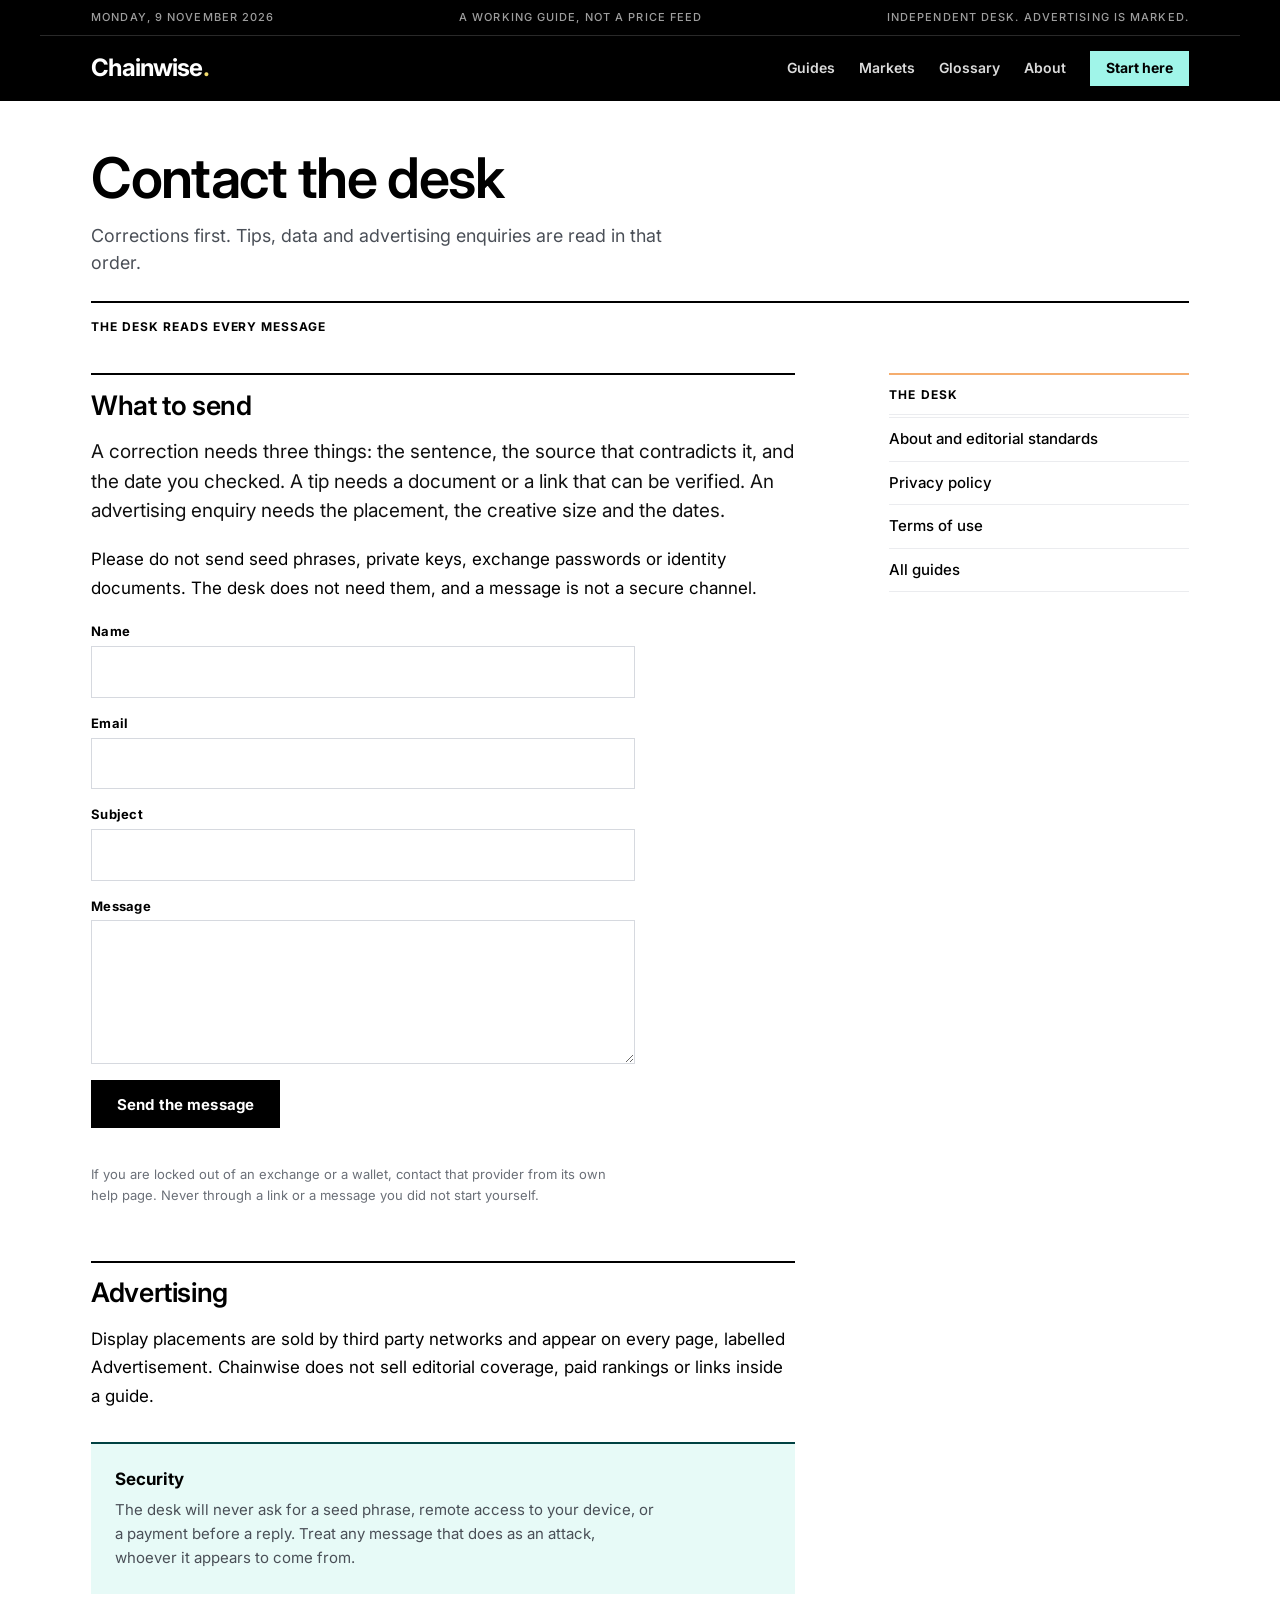
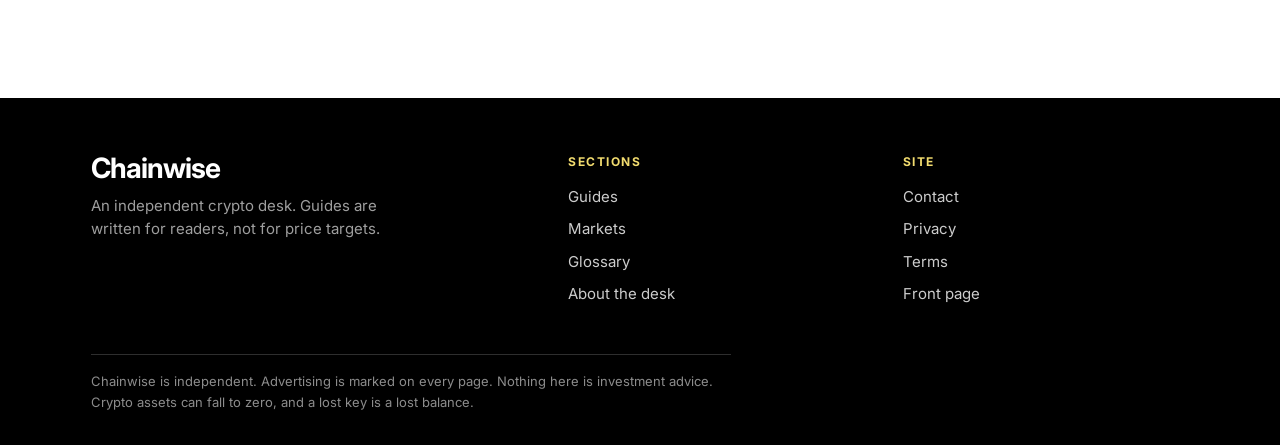
<file: cryptocurrency-website/contact.html>
<!doctype html>
<html lang="en">
<head>
  <meta charset="utf-8">
  <meta name="viewport" content="width=device-width, initial-scale=1">
  <title>Contact, Chainwise</title>
  <meta name="description" content="Send a correction, a tip or an advertising enquiry to the Chainwise desk.">
  <meta name="theme-color" content="#000000">
  <link rel="icon" href="data:image/svg+xml,%3Csvg xmlns='http://www.w3.org/2000/svg' viewBox='0 0 64 64'%3E%3Crect width='64' height='64' fill='%23004142'/%3E%3Ctext x='32' y='45' text-anchor='middle' font-family='Helvetica,Arial,sans-serif' font-size='38' font-weight='700' fill='%23F2DC6F'%3EC%3C/text%3E%3C/svg%3E">
  <meta name="profiton-domain-verification" content="e95c9ff57c43ef7f27b93172f4b1ba4f611fa2ead5712ec9dd052ca87fd2babe">
  <meta property="og:title" content="Contact, Chainwise">
  <meta property="og:type" content="website">
  <link rel="preconnect" href="https://fonts.googleapis.com">
  <link rel="preconnect" href="https://fonts.gstatic.com" crossorigin>
  <link rel="stylesheet" href="https://fonts.googleapis.com/css2?family=Inter:wght@400;500;600;700&display=swap">
  <link rel="stylesheet" href="styles.css">
</head>
<body>

<a class="skip" href="#main">Skip to content</a>

<header class="masthead">
  <div class="wrap masthead__bar">
    <p><time datetime="2026-11-09">Monday, 9 November 2026</time></p>
    <p>A working guide, not a price feed</p>
    <p>Independent desk. Advertising is marked.</p>
  </div>
  <div class="wrap masthead__main">
    <a class="wordmark" href="index.html">Chainwise<span class="wordmark__dot">.</span></a>
    <nav class="nav" aria-label="Sections">
      <a href="learn.html">Guides</a>
      <a href="learn.html#markets">Markets</a>
      <a href="glossary.html">Glossary</a>
      <a href="about.html">About</a>
      <a class="nav__cta" href="what-is-bitcoin.html">Start here</a>
    </nav>
  </div>
</header>

<section class="ad" data-band="top" hidden aria-label="Advertisement">
  <div class="wrap ad__inner">
    <p class="ad__label">Advertisement</p>
    <div class="ad-slot" data-slot="top" data-size="leaderboard"></div>
  </div>
</section>

<main id="main">
  <div class="wrap">
    <header class="article-head">
      <h1>Contact the desk</h1>
      <p class="article-head__stand">Corrections first. Tips, data and advertising enquiries are read in that order.</p>
      <p class="byline">The desk reads every message</p>
    </header>

    <div class="article-layout">
      <article class="article-body">
        <h2>What to send</h2>

        <p>A correction needs three things: the sentence, the source that contradicts it, and the date you checked. A tip needs a document or a link that can be verified. An advertising enquiry needs the placement, the creative size and the dates.</p>

        <p>Please do not send seed phrases, private keys, exchange passwords or identity documents. The desk does not need them, and a message is not a secure channel.</p>

        <form class="form" data-endpoint="" aria-label="Message the desk">
          <div class="field">
            <label for="name">Name</label>
            <input id="name" name="name" type="text" autocomplete="name">
          </div>
          <div class="field">
            <label for="email">Email</label>
            <input id="email" name="email" type="email" autocomplete="email">
          </div>
          <div class="field">
            <label for="subject">Subject</label>
            <input id="subject" name="subject" type="text">
          </div>
          <div class="field">
            <label for="message">Message</label>
            <textarea id="message" name="message"></textarea>
          </div>
          <p><button class="btn btn--ink" type="submit">Send the message</button></p>
          <p class="form__status" data-form-status role="status" hidden></p>
          <p class="form__note">If you are locked out of an exchange or a wallet, contact that provider from its own help page. Never through a link or a message you did not start yourself.</p>
        </form>

        <h2>Advertising</h2>

        <p>Display placements are sold by third party networks and appear on every page, labelled Advertisement. Chainwise does not sell editorial coverage, paid rankings or links inside a guide.</p>

        <div class="note">
          <h2>Security</h2>
          <p>The desk will never ask for a seed phrase, remote access to your device, or a payment before a reply. Treat any message that does as an attack, whoever it appears to come from.</p>
        </div>
      </article>

      <aside class="rail" aria-label="Sidebar">
        <nav aria-label="Site pages">
          <p class="rail__head">The desk</p>
          <ul class="related">
            <li><a href="about.html">About and editorial standards</a></li>
            <li><a href="privacy.html">Privacy policy</a></li>
            <li><a href="terms.html">Terms of use</a></li>
            <li><a href="learn.html">All guides</a></li>
          </ul>
        </nav>

        <section class="ad" data-band="side-1" hidden aria-label="Advertisement">
          <div class="ad__inner">
            <p class="ad__label">Advertisement</p>
            <div class="ad-slot" data-slot="side-1" data-size="rectangle"></div>
          </div>
        </section>
      </aside>
    </div>
  </div>
</main>

<section class="ad" data-band="bottom" hidden aria-label="Advertisement">
  <div class="wrap ad__inner">
    <p class="ad__label">Advertisement</p>
    <div class="ad-slot" data-slot="bottom" data-size="leaderboard"></div>
  </div>
</section>

<footer class="colophon">
  <div class="wrap colophon__grid">
    <div>
      <p class="colophon__mark">Chainwise</p>
      <p class="colophon__line">An independent crypto desk. Guides are written for readers, not for price targets.</p>
    </div>
    <nav aria-label="Sections">
      <h2>Sections</h2>
      <ul>
        <li><a href="learn.html">Guides</a></li>
        <li><a href="learn.html#markets">Markets</a></li>
        <li><a href="glossary.html">Glossary</a></li>
        <li><a href="about.html">About the desk</a></li>
      </ul>
    </nav>
    <nav aria-label="Site">
      <h2>Site</h2>
      <ul>
        <li><a href="contact.html">Contact</a></li>
        <li><a href="privacy.html">Privacy</a></li>
        <li><a href="terms.html">Terms</a></li>
        <li><a href="index.html">Front page</a></li>
      </ul>
    </nav>
    <p class="colophon__note">Chainwise is independent. Advertising is marked on every page. Nothing here is investment advice. Crypto assets can fall to zero, and a lost key is a lost balance.</p>
  </div>
</footer>

<div class="anchor" id="anchor-ad" hidden>
  <button class="anchor__close" id="anchor-close" type="button" aria-label="Close advertisement">×</button>
  <div class="anchor__inner">
    <div class="ad-slot" id="anchor-slot" data-slot="anchor" data-size="anchor"></div>
  </div>
</div>

<div class="ad-slot ad-slot-hidden" data-slot="native" aria-hidden="true"></div>
<div class="ad-slot ad-slot-hidden" data-slot="pop" aria-hidden="true"></div>
<div class="ad-slot ad-slot-hidden" data-slot="social" aria-hidden="true"></div>

<script src="ads.js"></script>
<script src="site.js"></script>
<!-- Cointraffic: unified code (loads every format activated for this site) -->
<script async src="https://appsha-prm.ctengine.io/js/script.js?wkey=IxxqwRdPne"></script>
</body>
</html>
</file>
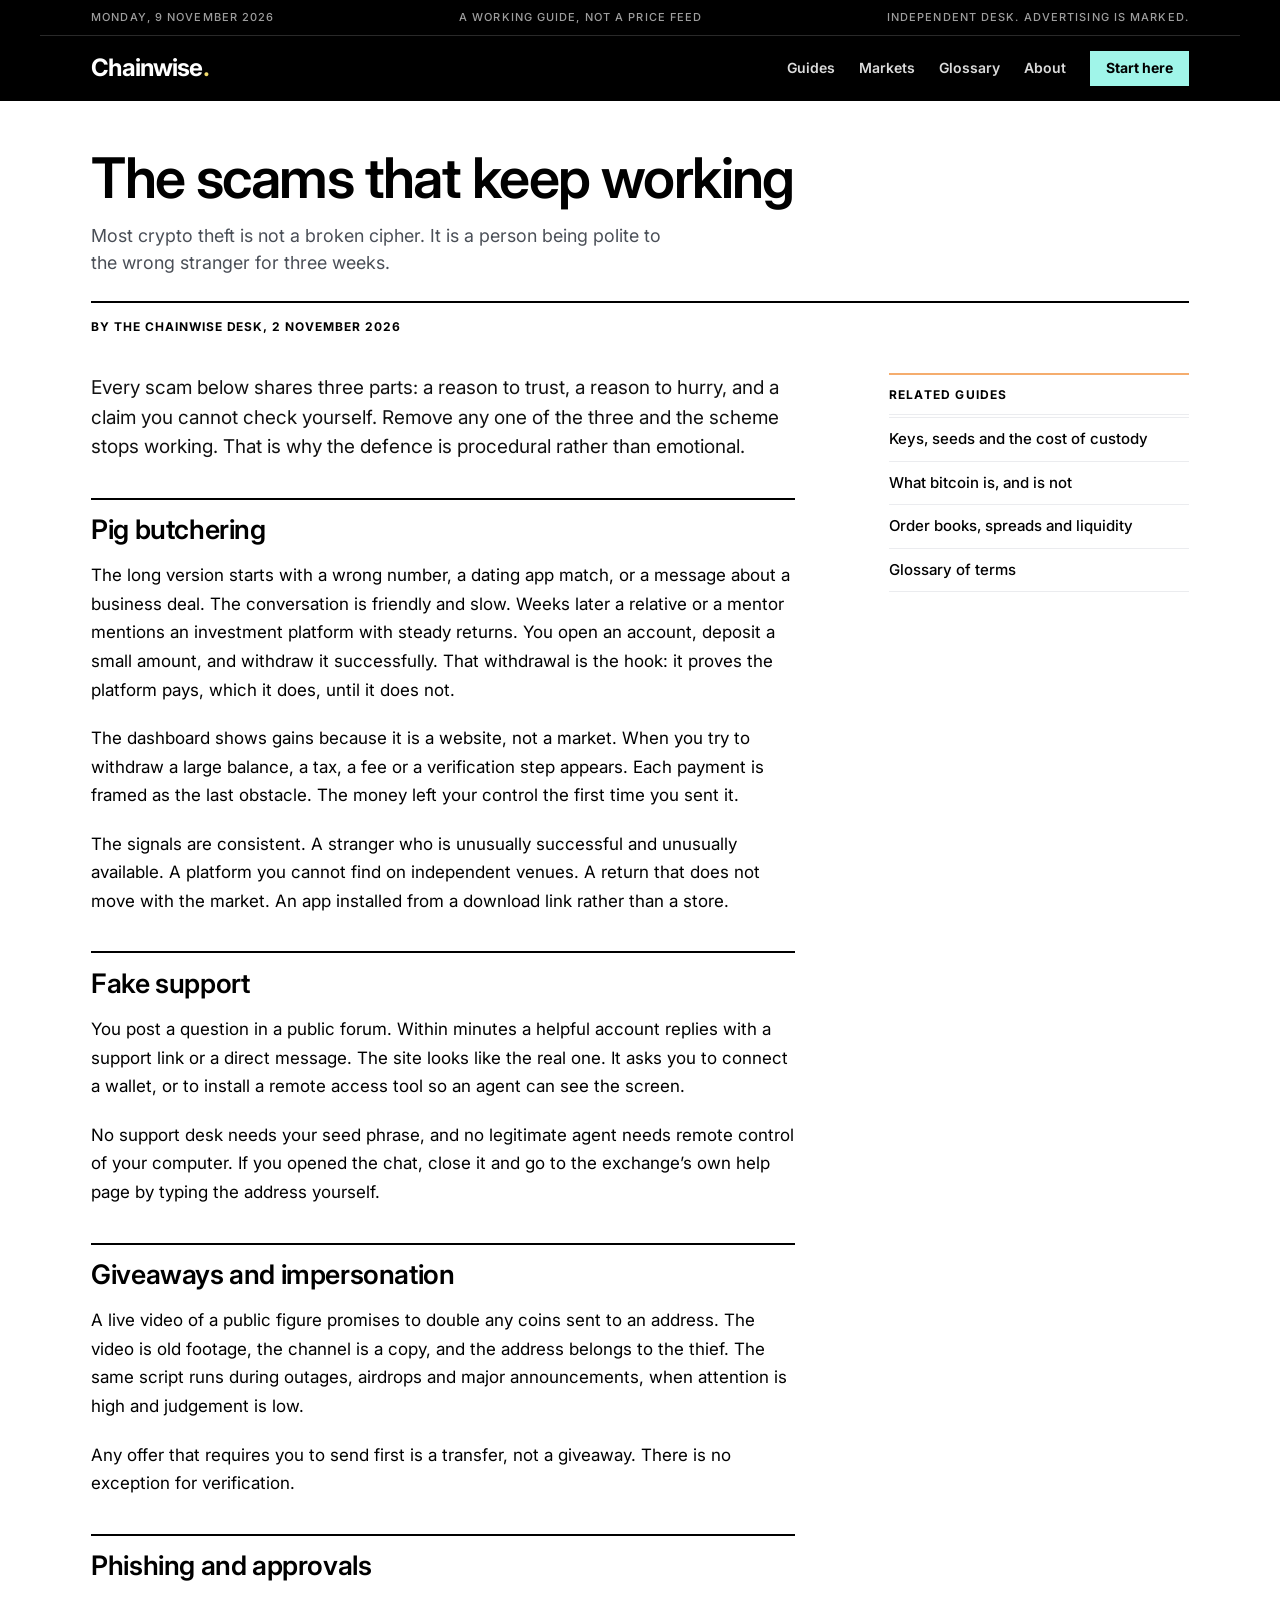
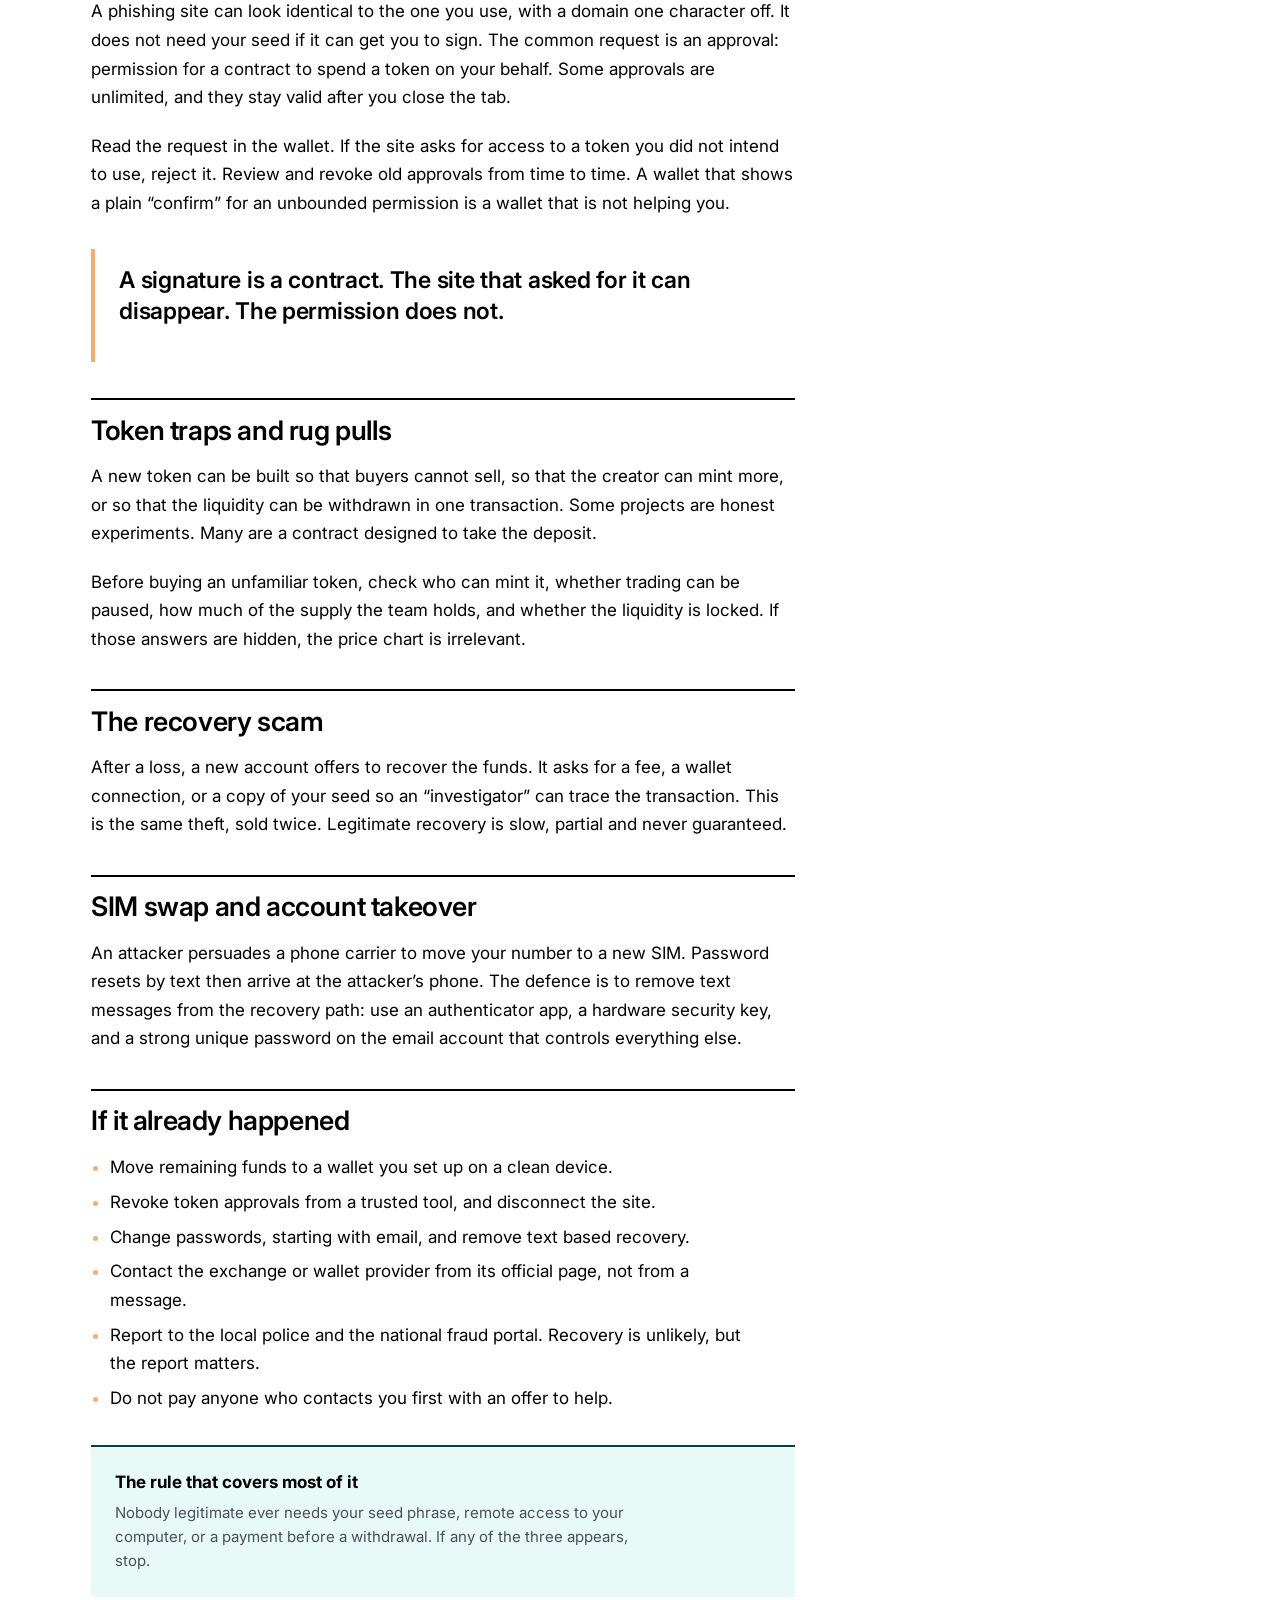
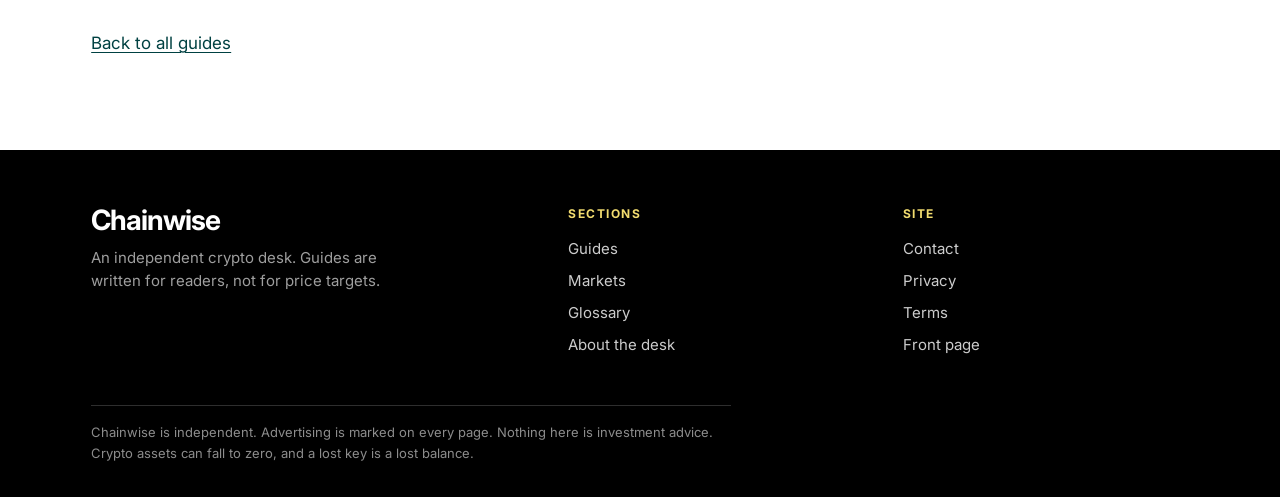
<file: cryptocurrency-website/crypto-scams.html>
<!doctype html>
<html lang="en">
<head>
  <meta charset="utf-8">
  <meta name="viewport" content="width=device-width, initial-scale=1">
  <title>The scams that keep working, Chainwise</title>
  <meta name="description" content="Pig butchering, fake support, phishing approvals, token traps and recovery scams: how each one works, the signals that give it away, and what to do after a loss.">
  <meta name="theme-color" content="#000000">
  <link rel="icon" href="data:image/svg+xml,%3Csvg xmlns='http://www.w3.org/2000/svg' viewBox='0 0 64 64'%3E%3Crect width='64' height='64' fill='%23004142'/%3E%3Ctext x='32' y='45' text-anchor='middle' font-family='Helvetica,Arial,sans-serif' font-size='38' font-weight='700' fill='%23F2DC6F'%3EC%3C/text%3E%3C/svg%3E">
  <meta name="profiton-domain-verification" content="e95c9ff57c43ef7f27b93172f4b1ba4f611fa2ead5712ec9dd052ca87fd2babe">
  <meta property="og:title" content="The scams that keep working">
  <meta property="og:type" content="article">
  <link rel="preconnect" href="https://fonts.googleapis.com">
  <link rel="preconnect" href="https://fonts.gstatic.com" crossorigin>
  <link rel="stylesheet" href="https://fonts.googleapis.com/css2?family=Inter:wght@400;500;600;700&display=swap">
  <link rel="stylesheet" href="styles.css">
</head>
<body>

<a class="skip" href="#main">Skip to content</a>

<header class="masthead">
  <div class="wrap masthead__bar">
    <p><time datetime="2026-11-09">Monday, 9 November 2026</time></p>
    <p>A working guide, not a price feed</p>
    <p>Independent desk. Advertising is marked.</p>
  </div>
  <div class="wrap masthead__main">
    <a class="wordmark" href="index.html">Chainwise<span class="wordmark__dot">.</span></a>
    <nav class="nav" aria-label="Sections">
      <a href="learn.html">Guides</a>
      <a href="learn.html#markets">Markets</a>
      <a href="glossary.html">Glossary</a>
      <a href="about.html">About</a>
      <a class="nav__cta" href="what-is-bitcoin.html">Start here</a>
    </nav>
  </div>
</header>

<section class="ad" data-band="top" hidden aria-label="Advertisement">
  <div class="wrap ad__inner">
    <p class="ad__label">Advertisement</p>
    <div class="ad-slot" data-slot="top" data-size="leaderboard"></div>
  </div>
</section>

<main id="main">
  <div class="wrap">
    <header class="article-head">
      <h1>The scams that keep working</h1>
      <p class="article-head__stand">Most crypto theft is not a broken cipher. It is a person being polite to the wrong stranger for three weeks.</p>
      <p class="byline">By the Chainwise desk, <time datetime="2026-11-02">2 November 2026</time></p>
    </header>

    <div class="article-layout">
      <article class="article-body">
        <p>Every scam below shares three parts: a reason to trust, a reason to hurry, and a claim you cannot check yourself. Remove any one of the three and the scheme stops working. That is why the defence is procedural rather than emotional.</p>

        <h2>Pig butchering</h2>

        <p>The long version starts with a wrong number, a dating app match, or a message about a business deal. The conversation is friendly and slow. Weeks later a relative or a mentor mentions an investment platform with steady returns. You open an account, deposit a small amount, and withdraw it successfully. That withdrawal is the hook: it proves the platform pays, which it does, until it does not.</p>

        <p>The dashboard shows gains because it is a website, not a market. When you try to withdraw a large balance, a tax, a fee or a verification step appears. Each payment is framed as the last obstacle. The money left your control the first time you sent it.</p>

        <p>The signals are consistent. A stranger who is unusually successful and unusually available. A platform you cannot find on independent venues. A return that does not move with the market. An app installed from a download link rather than a store.</p>

        <h2>Fake support</h2>

        <p>You post a question in a public forum. Within minutes a helpful account replies with a support link or a direct message. The site looks like the real one. It asks you to connect a wallet, or to install a remote access tool so an agent can see the screen.</p>

        <p>No support desk needs your seed phrase, and no legitimate agent needs remote control of your computer. If you opened the chat, close it and go to the exchange’s own help page by typing the address yourself.</p>

        <h2>Giveaways and impersonation</h2>

        <p>A live video of a public figure promises to double any coins sent to an address. The video is old footage, the channel is a copy, and the address belongs to the thief. The same script runs during outages, airdrops and major announcements, when attention is high and judgement is low.</p>

        <p>Any offer that requires you to send first is a transfer, not a giveaway. There is no exception for verification.</p>

        <h2>Phishing and approvals</h2>

        <p>A phishing site can look identical to the one you use, with a domain one character off. It does not need your seed if it can get you to sign. The common request is an approval: permission for a contract to spend a token on your behalf. Some approvals are unlimited, and they stay valid after you close the tab.</p>

        <p>Read the request in the wallet. If the site asks for access to a token you did not intend to use, reject it. Review and revoke old approvals from time to time. A wallet that shows a plain “confirm” for an unbounded permission is a wallet that is not helping you.</p>

        <blockquote>
          <p>A signature is a contract. The site that asked for it can disappear. The permission does not.</p>
        </blockquote>

        <h2>Token traps and rug pulls</h2>

        <p>A new token can be built so that buyers cannot sell, so that the creator can mint more, or so that the liquidity can be withdrawn in one transaction. Some projects are honest experiments. Many are a contract designed to take the deposit.</p>

        <p>Before buying an unfamiliar token, check who can mint it, whether trading can be paused, how much of the supply the team holds, and whether the liquidity is locked. If those answers are hidden, the price chart is irrelevant.</p>

        <h2>The recovery scam</h2>

        <p>After a loss, a new account offers to recover the funds. It asks for a fee, a wallet connection, or a copy of your seed so an “investigator” can trace the transaction. This is the same theft, sold twice. Legitimate recovery is slow, partial and never guaranteed.</p>

        <h2>SIM swap and account takeover</h2>

        <p>An attacker persuades a phone carrier to move your number to a new SIM. Password resets by text then arrive at the attacker’s phone. The defence is to remove text messages from the recovery path: use an authenticator app, a hardware security key, and a strong unique password on the email account that controls everything else.</p>

        <h2>If it already happened</h2>

        <ul>
          <li>Move remaining funds to a wallet you set up on a clean device.</li>
          <li>Revoke token approvals from a trusted tool, and disconnect the site.</li>
          <li>Change passwords, starting with email, and remove text based recovery.</li>
          <li>Contact the exchange or wallet provider from its official page, not from a message.</li>
          <li>Report to the local police and the national fraud portal. Recovery is unlikely, but the report matters.</li>
          <li>Do not pay anyone who contacts you first with an offer to help.</li>
        </ul>

        <div class="note">
          <h2>The rule that covers most of it</h2>
          <p>Nobody legitimate ever needs your seed phrase, remote access to your computer, or a payment before a withdrawal. If any of the three appears, stop.</p>
        </div>

        <p><a href="learn.html">Back to all guides</a></p>
      </article>

      <aside class="rail" aria-label="Sidebar">
        <section class="ad" data-band="side-1" hidden aria-label="Advertisement">
          <div class="ad__inner">
            <p class="ad__label">Advertisement</p>
            <div class="ad-slot" data-slot="side-1" data-size="rectangle"></div>
          </div>
        </section>

        <nav aria-label="Related guides">
          <p class="rail__head">Related guides</p>
          <ul class="related">
            <li><a href="wallets-and-self-custody.html">Keys, seeds and the cost of custody</a></li>
            <li><a href="what-is-bitcoin.html">What bitcoin is, and is not</a></li>
            <li><a href="reading-the-market.html">Order books, spreads and liquidity</a></li>
            <li><a href="glossary.html">Glossary of terms</a></li>
          </ul>
        </nav>

        <section class="ad" data-band="side-2" hidden aria-label="Advertisement">
          <div class="ad__inner">
            <p class="ad__label">Advertisement</p>
            <div class="ad-slot" data-slot="side-2" data-size="rectangle"></div>
          </div>
        </section>
      </aside>
    </div>
  </div>
</main>

<section class="ad" data-band="bottom" hidden aria-label="Advertisement">
  <div class="wrap ad__inner">
    <p class="ad__label">Advertisement</p>
    <div class="ad-slot" data-slot="bottom" data-size="leaderboard"></div>
  </div>
</section>

<footer class="colophon">
  <div class="wrap colophon__grid">
    <div>
      <p class="colophon__mark">Chainwise</p>
      <p class="colophon__line">An independent crypto desk. Guides are written for readers, not for price targets.</p>
    </div>
    <nav aria-label="Sections">
      <h2>Sections</h2>
      <ul>
        <li><a href="learn.html">Guides</a></li>
        <li><a href="learn.html#markets">Markets</a></li>
        <li><a href="glossary.html">Glossary</a></li>
        <li><a href="about.html">About the desk</a></li>
      </ul>
    </nav>
    <nav aria-label="Site">
      <h2>Site</h2>
      <ul>
        <li><a href="contact.html">Contact</a></li>
        <li><a href="privacy.html">Privacy</a></li>
        <li><a href="terms.html">Terms</a></li>
        <li><a href="index.html">Front page</a></li>
      </ul>
    </nav>
    <p class="colophon__note">Chainwise is independent. Advertising is marked on every page. Nothing here is investment advice. Crypto assets can fall to zero, and a lost key is a lost balance.</p>
  </div>
</footer>

<div class="anchor" id="anchor-ad" hidden>
  <button class="anchor__close" id="anchor-close" type="button" aria-label="Close advertisement">×</button>
  <div class="anchor__inner">
    <div class="ad-slot" id="anchor-slot" data-slot="anchor" data-size="anchor"></div>
  </div>
</div>

<div class="ad-slot ad-slot-hidden" data-slot="native" aria-hidden="true"></div>
<div class="ad-slot ad-slot-hidden" data-slot="pop" aria-hidden="true"></div>
<div class="ad-slot ad-slot-hidden" data-slot="social" aria-hidden="true"></div>

<script src="ads.js"></script>
<script src="site.js"></script>
<!-- Cointraffic: unified code (loads every format activated for this site) -->
<script async src="https://appsha-prm.ctengine.io/js/script.js?wkey=IxxqwRdPne"></script>
</body>
</html>
</file>
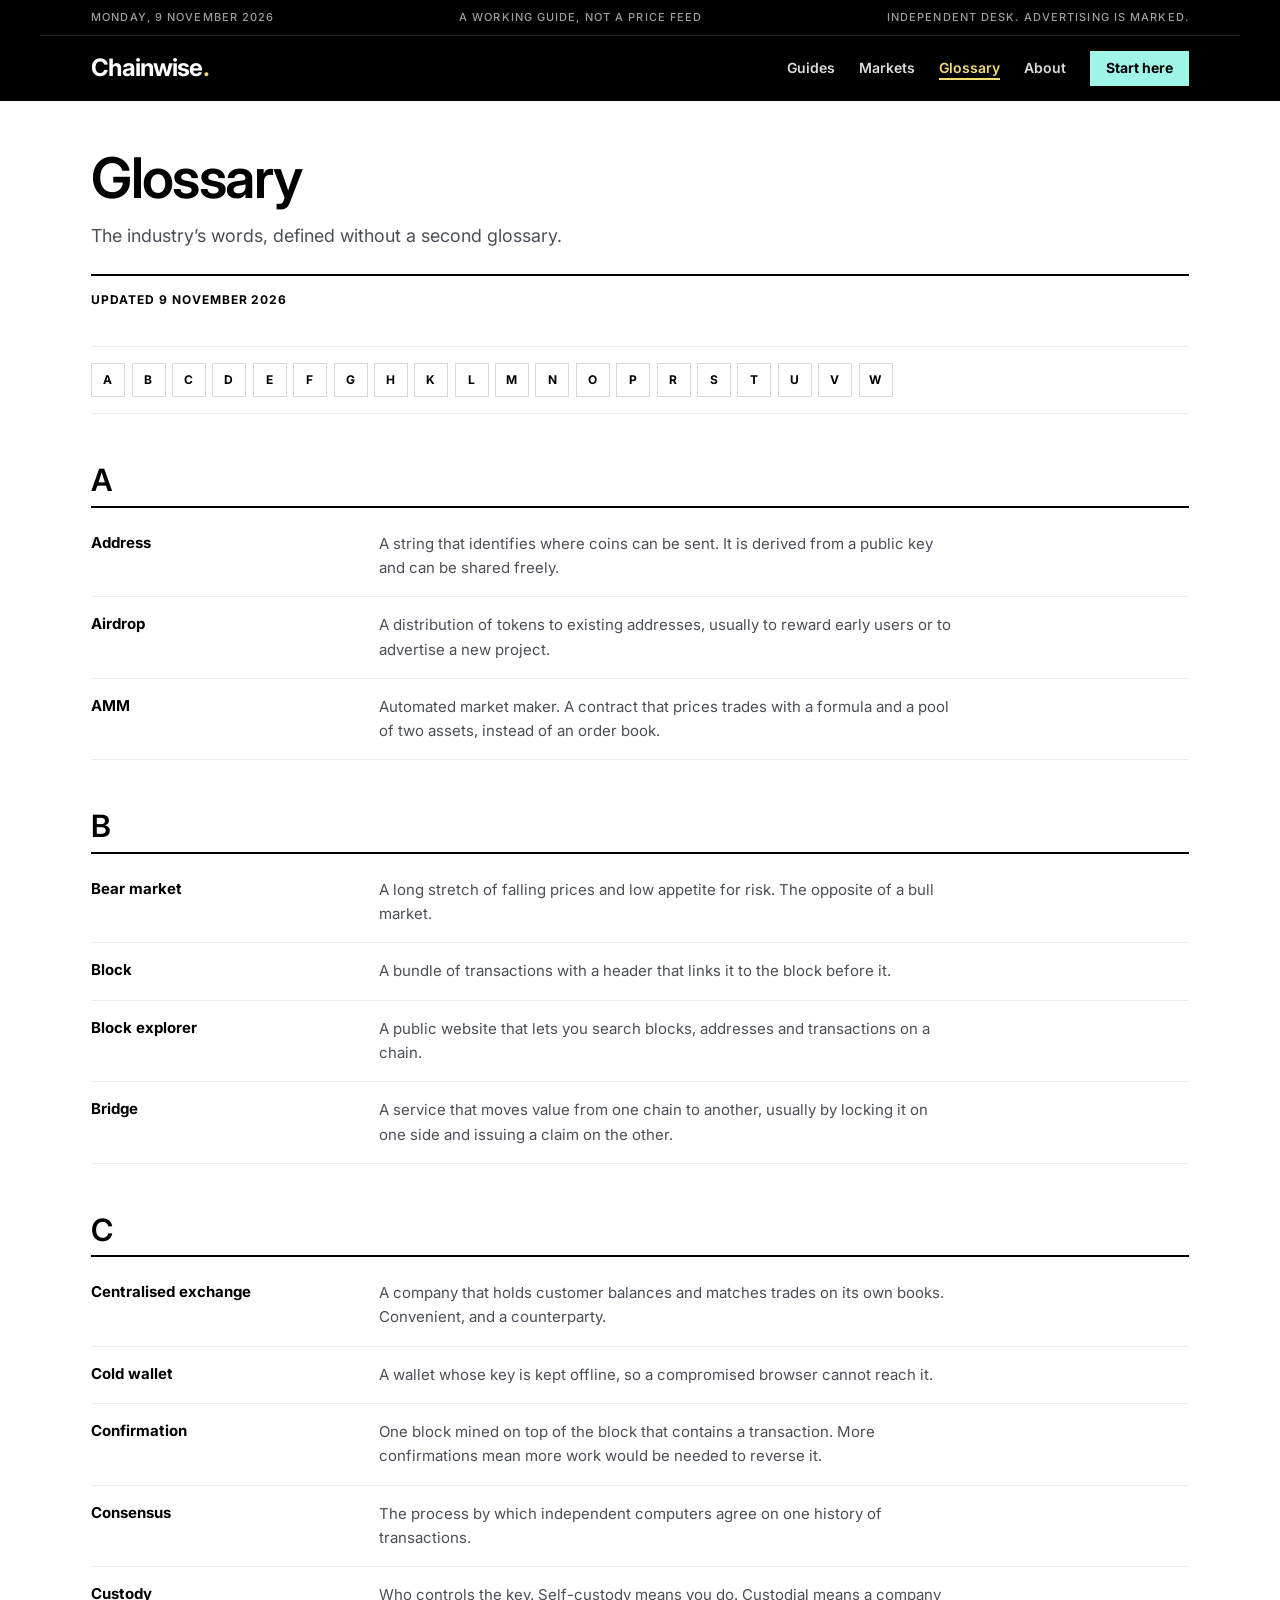
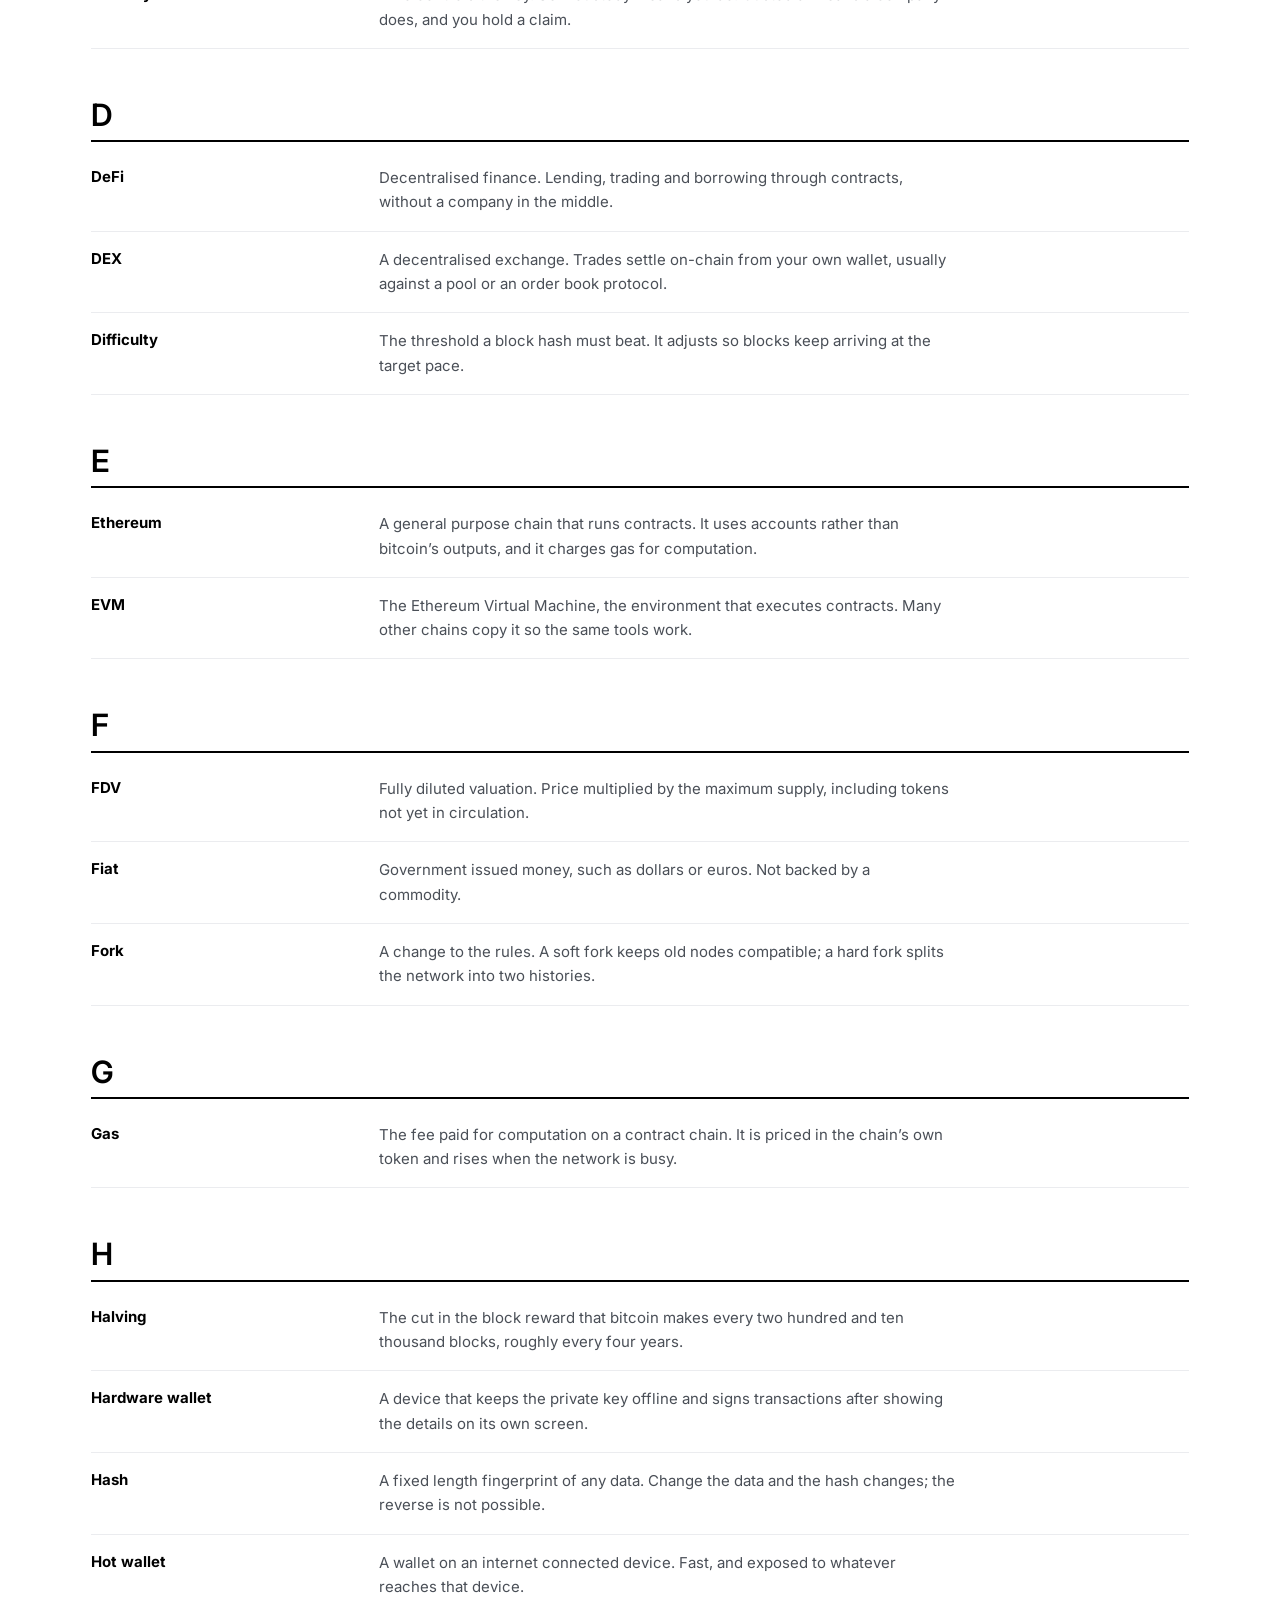
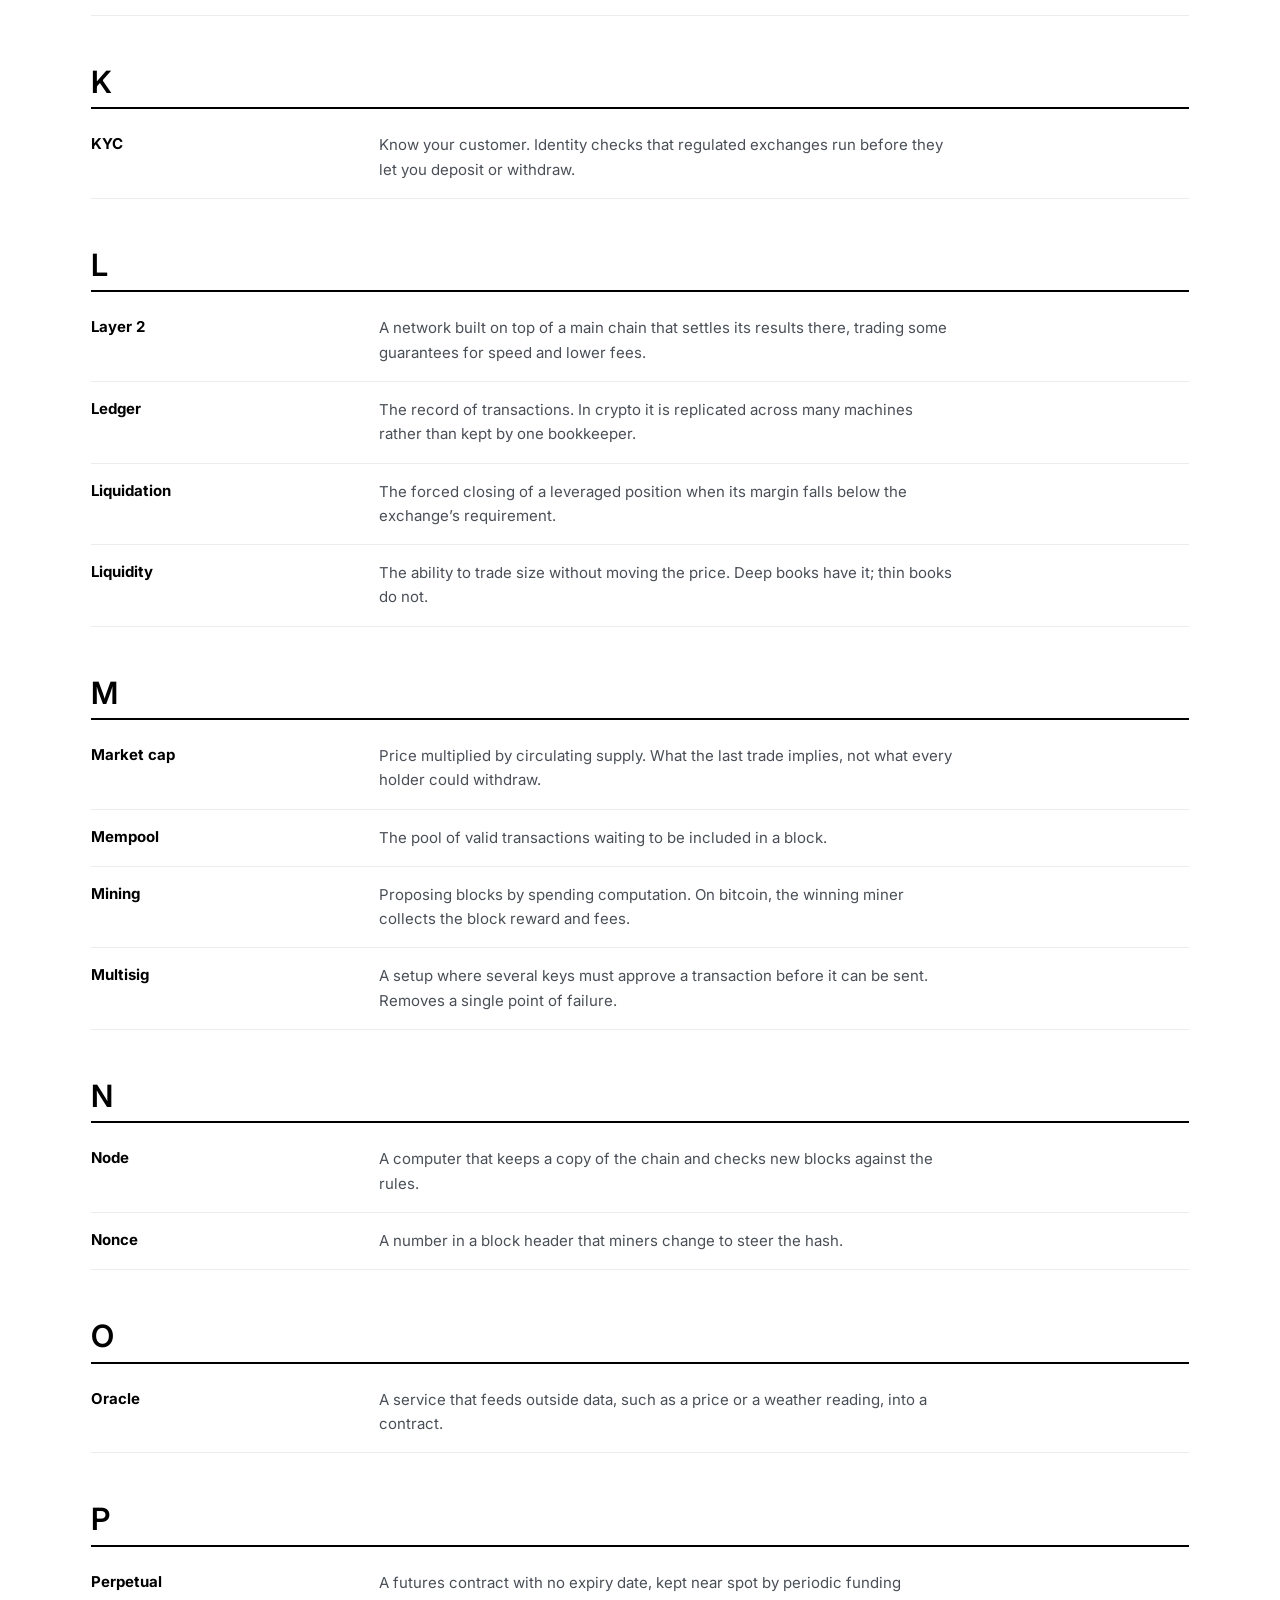
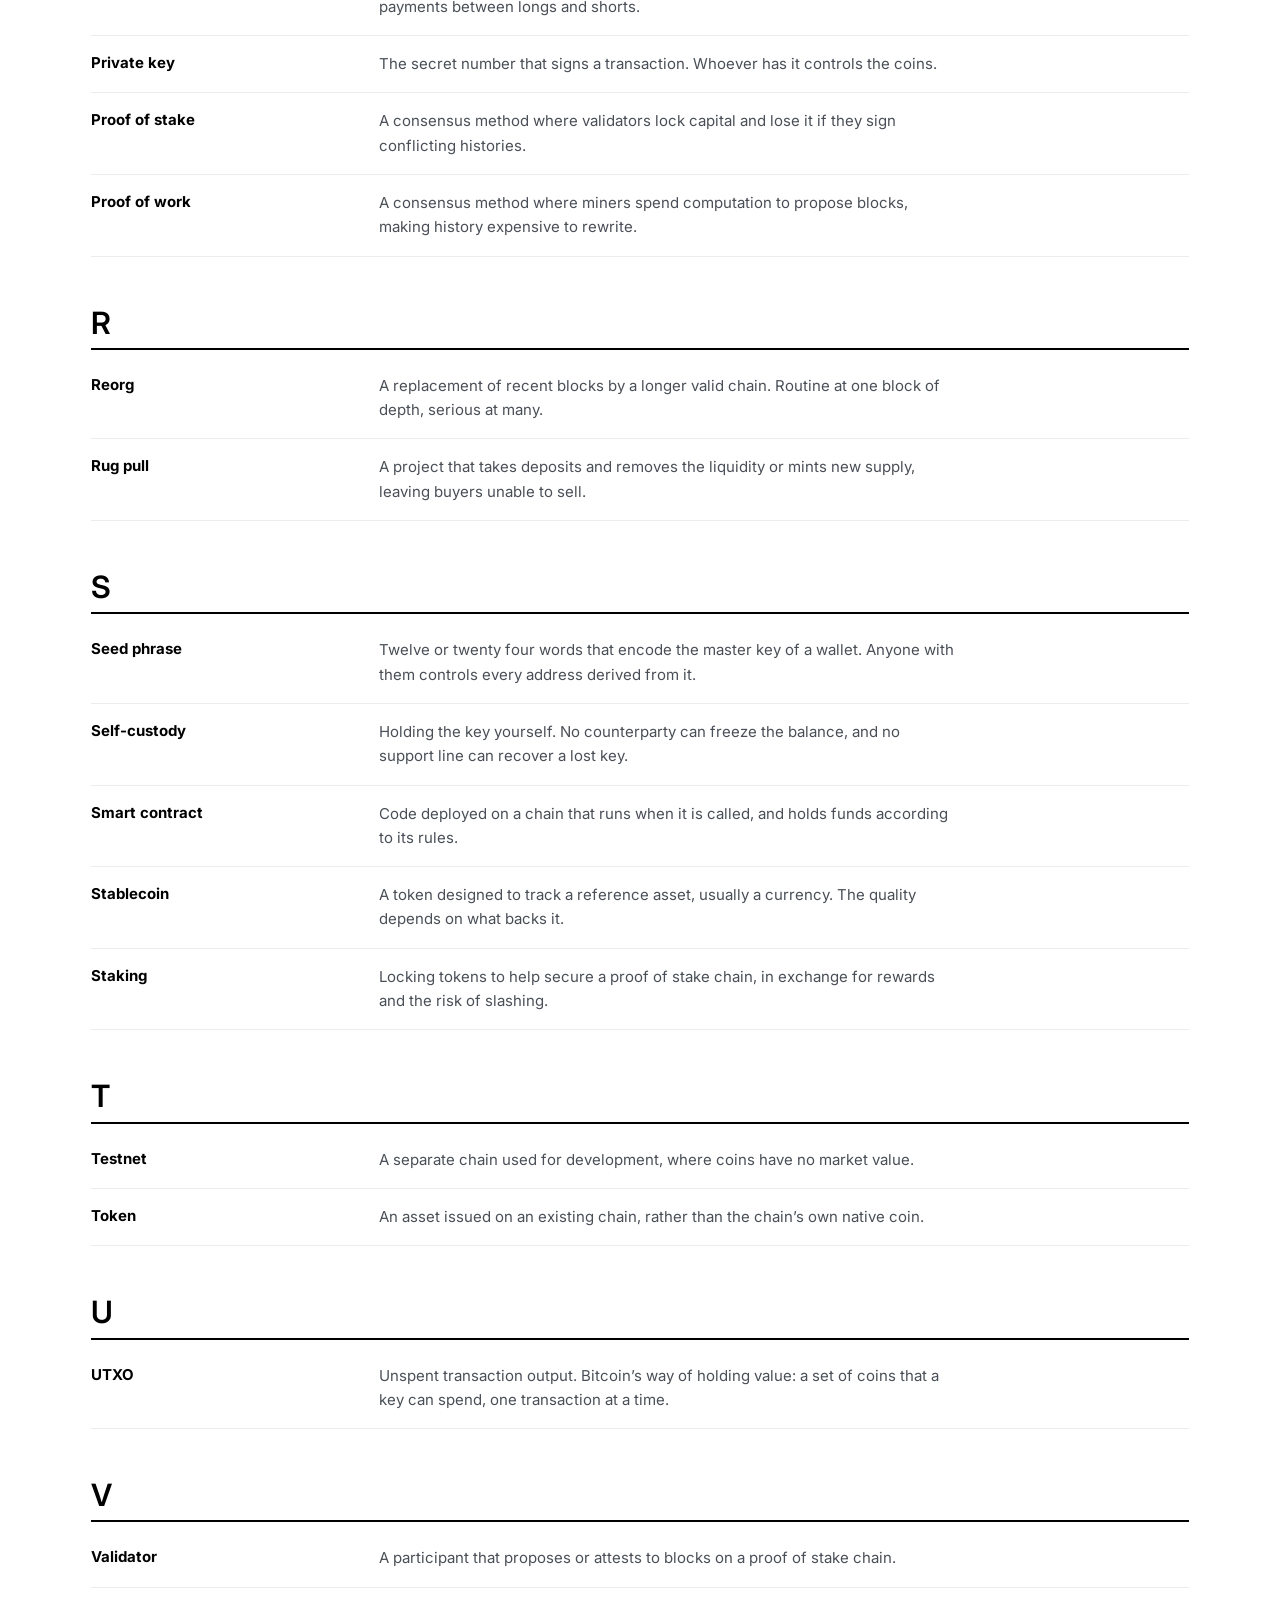
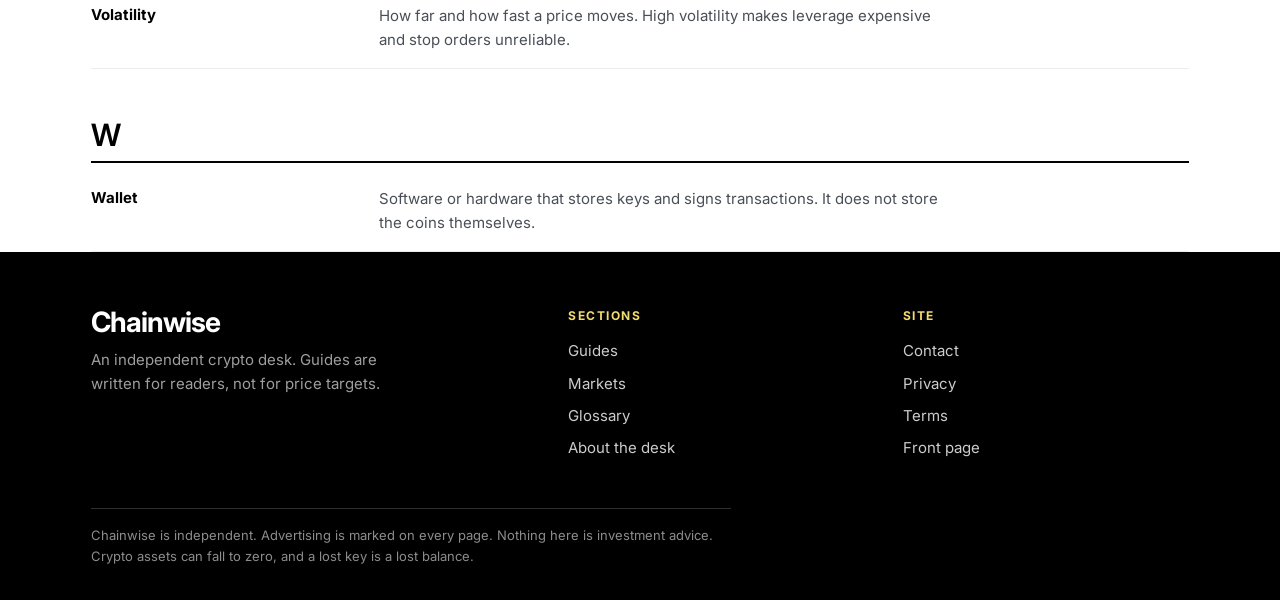
<file: cryptocurrency-website/glossary.html>
<!doctype html>
<html lang="en">
<head>
  <meta charset="utf-8">
  <meta name="viewport" content="width=device-width, initial-scale=1">
  <title>Glossary, Chainwise</title>
  <meta name="description" content="Crypto terms in plain English: block, hash, gas, custody, liquidity, validator, UTXO and more, grouped from A to Z.">
  <meta name="theme-color" content="#000000">
  <link rel="icon" href="data:image/svg+xml,%3Csvg xmlns='http://www.w3.org/2000/svg' viewBox='0 0 64 64'%3E%3Crect width='64' height='64' fill='%23004142'/%3E%3Ctext x='32' y='45' text-anchor='middle' font-family='Helvetica,Arial,sans-serif' font-size='38' font-weight='700' fill='%23F2DC6F'%3EC%3C/text%3E%3C/svg%3E">
  <meta name="profiton-domain-verification" content="e95c9ff57c43ef7f27b93172f4b1ba4f611fa2ead5712ec9dd052ca87fd2babe">
  <meta property="og:title" content="Glossary, Chainwise">
  <meta property="og:type" content="website">
  <link rel="preconnect" href="https://fonts.googleapis.com">
  <link rel="preconnect" href="https://fonts.gstatic.com" crossorigin>
  <link rel="stylesheet" href="https://fonts.googleapis.com/css2?family=Inter:wght@400;500;600;700&display=swap">
  <link rel="stylesheet" href="styles.css">
</head>
<body>

<a class="skip" href="#main">Skip to content</a>

<header class="masthead">
  <div class="wrap masthead__bar">
    <p><time datetime="2026-11-09">Monday, 9 November 2026</time></p>
    <p>A working guide, not a price feed</p>
    <p>Independent desk. Advertising is marked.</p>
  </div>
  <div class="wrap masthead__main">
    <a class="wordmark" href="index.html">Chainwise<span class="wordmark__dot">.</span></a>
    <nav class="nav" aria-label="Sections">
      <a href="learn.html">Guides</a>
      <a href="learn.html#markets">Markets</a>
      <a href="glossary.html" aria-current="page">Glossary</a>
      <a href="about.html">About</a>
      <a class="nav__cta" href="what-is-bitcoin.html">Start here</a>
    </nav>
  </div>
</header>

<section class="ad" data-band="top" hidden aria-label="Advertisement">
  <div class="wrap ad__inner">
    <p class="ad__label">Advertisement</p>
    <div class="ad-slot" data-slot="top" data-size="leaderboard"></div>
  </div>
</section>

<main id="main">
  <div class="wrap">
    <header class="article-head">
      <h1>Glossary</h1>
      <p class="article-head__stand">The industry’s words, defined without a second glossary.</p>
      <p class="byline">Updated <time datetime="2026-11-09">9 November 2026</time></p>
    </header>

    <nav class="letters" aria-label="Jump to a letter">
      <a href="#letter-a">A</a><a href="#letter-b">B</a><a href="#letter-c">C</a><a href="#letter-d">D</a><a href="#letter-e">E</a><a href="#letter-f">F</a><a href="#letter-g">G</a><a href="#letter-h">H</a><a href="#letter-k">K</a><a href="#letter-l">L</a><a href="#letter-m">M</a><a href="#letter-n">N</a><a href="#letter-o">O</a><a href="#letter-p">P</a><a href="#letter-r">R</a><a href="#letter-s">S</a><a href="#letter-t">T</a><a href="#letter-u">U</a><a href="#letter-v">V</a><a href="#letter-w">W</a>
    </nav>

    <section class="term-group" id="letter-a" aria-labelledby="h-a">
      <h2 id="h-a">A</h2>
      <dl>
        <div class="term"><dt>Address</dt><dd>A string that identifies where coins can be sent. It is derived from a public key and can be shared freely.</dd></div>
        <div class="term"><dt>Airdrop</dt><dd>A distribution of tokens to existing addresses, usually to reward early users or to advertise a new project.</dd></div>
        <div class="term"><dt>AMM</dt><dd>Automated market maker. A contract that prices trades with a formula and a pool of two assets, instead of an order book.</dd></div>
      </dl>
    </section>

    <section class="term-group" id="letter-b" aria-labelledby="h-b">
      <h2 id="h-b">B</h2>
      <dl>
        <div class="term"><dt>Bear market</dt><dd>A long stretch of falling prices and low appetite for risk. The opposite of a bull market.</dd></div>
        <div class="term"><dt>Block</dt><dd>A bundle of transactions with a header that links it to the block before it.</dd></div>
        <div class="term"><dt>Block explorer</dt><dd>A public website that lets you search blocks, addresses and transactions on a chain.</dd></div>
        <div class="term"><dt>Bridge</dt><dd>A service that moves value from one chain to another, usually by locking it on one side and issuing a claim on the other.</dd></div>
      </dl>
    </section>

    <section class="term-group" id="letter-c" aria-labelledby="h-c">
      <h2 id="h-c">C</h2>
      <dl>
        <div class="term"><dt>Centralised exchange</dt><dd>A company that holds customer balances and matches trades on its own books. Convenient, and a counterparty.</dd></div>
        <div class="term"><dt>Cold wallet</dt><dd>A wallet whose key is kept offline, so a compromised browser cannot reach it.</dd></div>
        <div class="term"><dt>Confirmation</dt><dd>One block mined on top of the block that contains a transaction. More confirmations mean more work would be needed to reverse it.</dd></div>
        <div class="term"><dt>Consensus</dt><dd>The process by which independent computers agree on one history of transactions.</dd></div>
        <div class="term"><dt>Custody</dt><dd>Who controls the key. Self-custody means you do. Custodial means a company does, and you hold a claim.</dd></div>
      </dl>
    </section>

    <section class="term-group" id="letter-d" aria-labelledby="h-d">
      <h2 id="h-d">D</h2>
      <dl>
        <div class="term"><dt>DeFi</dt><dd>Decentralised finance. Lending, trading and borrowing through contracts, without a company in the middle.</dd></div>
        <div class="term"><dt>DEX</dt><dd>A decentralised exchange. Trades settle on-chain from your own wallet, usually against a pool or an order book protocol.</dd></div>
        <div class="term"><dt>Difficulty</dt><dd>The threshold a block hash must beat. It adjusts so blocks keep arriving at the target pace.</dd></div>
      </dl>
    </section>

    <section class="term-group" id="letter-e" aria-labelledby="h-e">
      <h2 id="h-e">E</h2>
      <dl>
        <div class="term"><dt>Ethereum</dt><dd>A general purpose chain that runs contracts. It uses accounts rather than bitcoin’s outputs, and it charges gas for computation.</dd></div>
        <div class="term"><dt>EVM</dt><dd>The Ethereum Virtual Machine, the environment that executes contracts. Many other chains copy it so the same tools work.</dd></div>
      </dl>
    </section>

    <section class="term-group" id="letter-f" aria-labelledby="h-f">
      <h2 id="h-f">F</h2>
      <dl>
        <div class="term"><dt>FDV</dt><dd>Fully diluted valuation. Price multiplied by the maximum supply, including tokens not yet in circulation.</dd></div>
        <div class="term"><dt>Fiat</dt><dd>Government issued money, such as dollars or euros. Not backed by a commodity.</dd></div>
        <div class="term"><dt>Fork</dt><dd>A change to the rules. A soft fork keeps old nodes compatible; a hard fork splits the network into two histories.</dd></div>
      </dl>
    </section>

    <section class="term-group" id="letter-g" aria-labelledby="h-g">
      <h2 id="h-g">G</h2>
      <dl>
        <div class="term"><dt>Gas</dt><dd>The fee paid for computation on a contract chain. It is priced in the chain’s own token and rises when the network is busy.</dd></div>
      </dl>
    </section>

    <section class="term-group" id="letter-h" aria-labelledby="h-h">
      <h2 id="h-h">H</h2>
      <dl>
        <div class="term"><dt>Halving</dt><dd>The cut in the block reward that bitcoin makes every two hundred and ten thousand blocks, roughly every four years.</dd></div>
        <div class="term"><dt>Hardware wallet</dt><dd>A device that keeps the private key offline and signs transactions after showing the details on its own screen.</dd></div>
        <div class="term"><dt>Hash</dt><dd>A fixed length fingerprint of any data. Change the data and the hash changes; the reverse is not possible.</dd></div>
        <div class="term"><dt>Hot wallet</dt><dd>A wallet on an internet connected device. Fast, and exposed to whatever reaches that device.</dd></div>
      </dl>
    </section>

    <section class="term-group" id="letter-k" aria-labelledby="h-k">
      <h2 id="h-k">K</h2>
      <dl>
        <div class="term"><dt>KYC</dt><dd>Know your customer. Identity checks that regulated exchanges run before they let you deposit or withdraw.</dd></div>
      </dl>
    </section>

    <section class="term-group" id="letter-l" aria-labelledby="h-l">
      <h2 id="h-l">L</h2>
      <dl>
        <div class="term"><dt>Layer 2</dt><dd>A network built on top of a main chain that settles its results there, trading some guarantees for speed and lower fees.</dd></div>
        <div class="term"><dt>Ledger</dt><dd>The record of transactions. In crypto it is replicated across many machines rather than kept by one bookkeeper.</dd></div>
        <div class="term"><dt>Liquidation</dt><dd>The forced closing of a leveraged position when its margin falls below the exchange’s requirement.</dd></div>
        <div class="term"><dt>Liquidity</dt><dd>The ability to trade size without moving the price. Deep books have it; thin books do not.</dd></div>
      </dl>
    </section>

    <section class="term-group" id="letter-m" aria-labelledby="h-m">
      <h2 id="h-m">M</h2>
      <dl>
        <div class="term"><dt>Market cap</dt><dd>Price multiplied by circulating supply. What the last trade implies, not what every holder could withdraw.</dd></div>
        <div class="term"><dt>Mempool</dt><dd>The pool of valid transactions waiting to be included in a block.</dd></div>
        <div class="term"><dt>Mining</dt><dd>Proposing blocks by spending computation. On bitcoin, the winning miner collects the block reward and fees.</dd></div>
        <div class="term"><dt>Multisig</dt><dd>A setup where several keys must approve a transaction before it can be sent. Removes a single point of failure.</dd></div>
      </dl>
    </section>

    <section class="term-group" id="letter-n" aria-labelledby="h-n">
      <h2 id="h-n">N</h2>
      <dl>
        <div class="term"><dt>Node</dt><dd>A computer that keeps a copy of the chain and checks new blocks against the rules.</dd></div>
        <div class="term"><dt>Nonce</dt><dd>A number in a block header that miners change to steer the hash.</dd></div>
      </dl>
    </section>

    <section class="term-group" id="letter-o" aria-labelledby="h-o">
      <h2 id="h-o">O</h2>
      <dl>
        <div class="term"><dt>Oracle</dt><dd>A service that feeds outside data, such as a price or a weather reading, into a contract.</dd></div>
      </dl>
    </section>

    <section class="term-group" id="letter-p" aria-labelledby="h-p">
      <h2 id="h-p">P</h2>
      <dl>
        <div class="term"><dt>Perpetual</dt><dd>A futures contract with no expiry date, kept near spot by periodic funding payments between longs and shorts.</dd></div>
        <div class="term"><dt>Private key</dt><dd>The secret number that signs a transaction. Whoever has it controls the coins.</dd></div>
        <div class="term"><dt>Proof of stake</dt><dd>A consensus method where validators lock capital and lose it if they sign conflicting histories.</dd></div>
        <div class="term"><dt>Proof of work</dt><dd>A consensus method where miners spend computation to propose blocks, making history expensive to rewrite.</dd></div>
      </dl>
    </section>

    <section class="term-group" id="letter-r" aria-labelledby="h-r">
      <h2 id="h-r">R</h2>
      <dl>
        <div class="term"><dt>Reorg</dt><dd>A replacement of recent blocks by a longer valid chain. Routine at one block of depth, serious at many.</dd></div>
        <div class="term"><dt>Rug pull</dt><dd>A project that takes deposits and removes the liquidity or mints new supply, leaving buyers unable to sell.</dd></div>
      </dl>
    </section>

    <section class="term-group" id="letter-s" aria-labelledby="h-s">
      <h2 id="h-s">S</h2>
      <dl>
        <div class="term"><dt>Seed phrase</dt><dd>Twelve or twenty four words that encode the master key of a wallet. Anyone with them controls every address derived from it.</dd></div>
        <div class="term"><dt>Self-custody</dt><dd>Holding the key yourself. No counterparty can freeze the balance, and no support line can recover a lost key.</dd></div>
        <div class="term"><dt>Smart contract</dt><dd>Code deployed on a chain that runs when it is called, and holds funds according to its rules.</dd></div>
        <div class="term"><dt>Stablecoin</dt><dd>A token designed to track a reference asset, usually a currency. The quality depends on what backs it.</dd></div>
        <div class="term"><dt>Staking</dt><dd>Locking tokens to help secure a proof of stake chain, in exchange for rewards and the risk of slashing.</dd></div>
      </dl>
    </section>

    <section class="term-group" id="letter-t" aria-labelledby="h-t">
      <h2 id="h-t">T</h2>
      <dl>
        <div class="term"><dt>Testnet</dt><dd>A separate chain used for development, where coins have no market value.</dd></div>
        <div class="term"><dt>Token</dt><dd>An asset issued on an existing chain, rather than the chain’s own native coin.</dd></div>
      </dl>
    </section>

    <section class="term-group" id="letter-u" aria-labelledby="h-u">
      <h2 id="h-u">U</h2>
      <dl>
        <div class="term"><dt>UTXO</dt><dd>Unspent transaction output. Bitcoin’s way of holding value: a set of coins that a key can spend, one transaction at a time.</dd></div>
      </dl>
    </section>

    <section class="term-group" id="letter-v" aria-labelledby="h-v">
      <h2 id="h-v">V</h2>
      <dl>
        <div class="term"><dt>Validator</dt><dd>A participant that proposes or attests to blocks on a proof of stake chain.</dd></div>
        <div class="term"><dt>Volatility</dt><dd>How far and how fast a price moves. High volatility makes leverage expensive and stop orders unreliable.</dd></div>
      </dl>
    </section>

    <section class="term-group" id="letter-w" aria-labelledby="h-w">
      <h2 id="h-w">W</h2>
      <dl>
        <div class="term"><dt>Wallet</dt><dd>Software or hardware that stores keys and signs transactions. It does not store the coins themselves.</dd></div>
      </dl>
    </section>
  </div>

  <section class="ad" data-band="bottom" hidden aria-label="Advertisement">
    <div class="wrap ad__inner">
      <p class="ad__label">Advertisement</p>
      <div class="ad-slot" data-slot="bottom" data-size="leaderboard"></div>
    </div>
  </section>
</main>

<footer class="colophon">
  <div class="wrap colophon__grid">
    <div>
      <p class="colophon__mark">Chainwise</p>
      <p class="colophon__line">An independent crypto desk. Guides are written for readers, not for price targets.</p>
    </div>
    <nav aria-label="Sections">
      <h2>Sections</h2>
      <ul>
        <li><a href="learn.html">Guides</a></li>
        <li><a href="learn.html#markets">Markets</a></li>
        <li><a href="glossary.html">Glossary</a></li>
        <li><a href="about.html">About the desk</a></li>
      </ul>
    </nav>
    <nav aria-label="Site">
      <h2>Site</h2>
      <ul>
        <li><a href="contact.html">Contact</a></li>
        <li><a href="privacy.html">Privacy</a></li>
        <li><a href="terms.html">Terms</a></li>
        <li><a href="index.html">Front page</a></li>
      </ul>
    </nav>
    <p class="colophon__note">Chainwise is independent. Advertising is marked on every page. Nothing here is investment advice. Crypto assets can fall to zero, and a lost key is a lost balance.</p>
  </div>
</footer>

<div class="anchor" id="anchor-ad" hidden>
  <button class="anchor__close" id="anchor-close" type="button" aria-label="Close advertisement">×</button>
  <div class="anchor__inner">
    <div class="ad-slot" id="anchor-slot" data-slot="anchor" data-size="anchor"></div>
  </div>
</div>

<div class="ad-slot ad-slot-hidden" data-slot="native" aria-hidden="true"></div>
<div class="ad-slot ad-slot-hidden" data-slot="pop" aria-hidden="true"></div>
<div class="ad-slot ad-slot-hidden" data-slot="social" aria-hidden="true"></div>

<script src="ads.js"></script>
<script src="site.js"></script>
<!-- Cointraffic: unified code (loads every format activated for this site) -->
<script async src="https://appsha-prm.ctengine.io/js/script.js?wkey=IxxqwRdPne"></script>
</body>
</html>
</file>
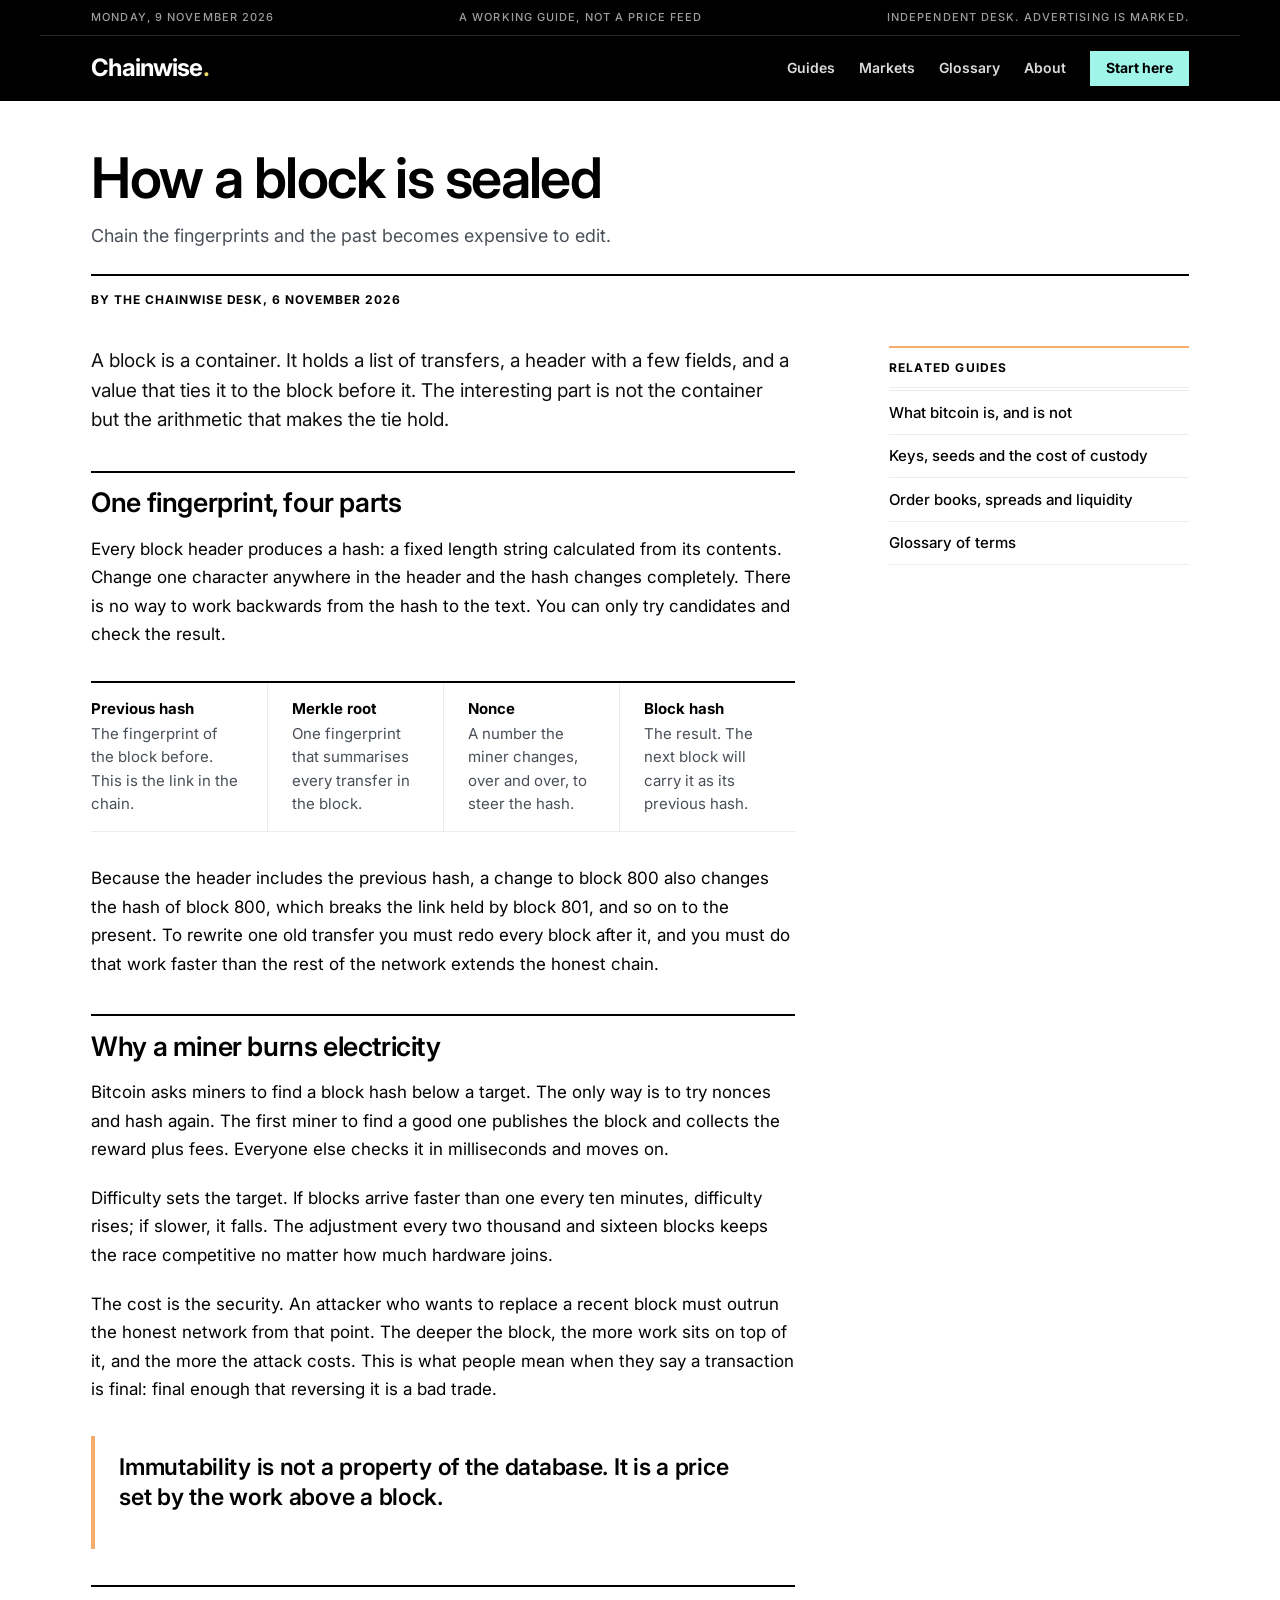
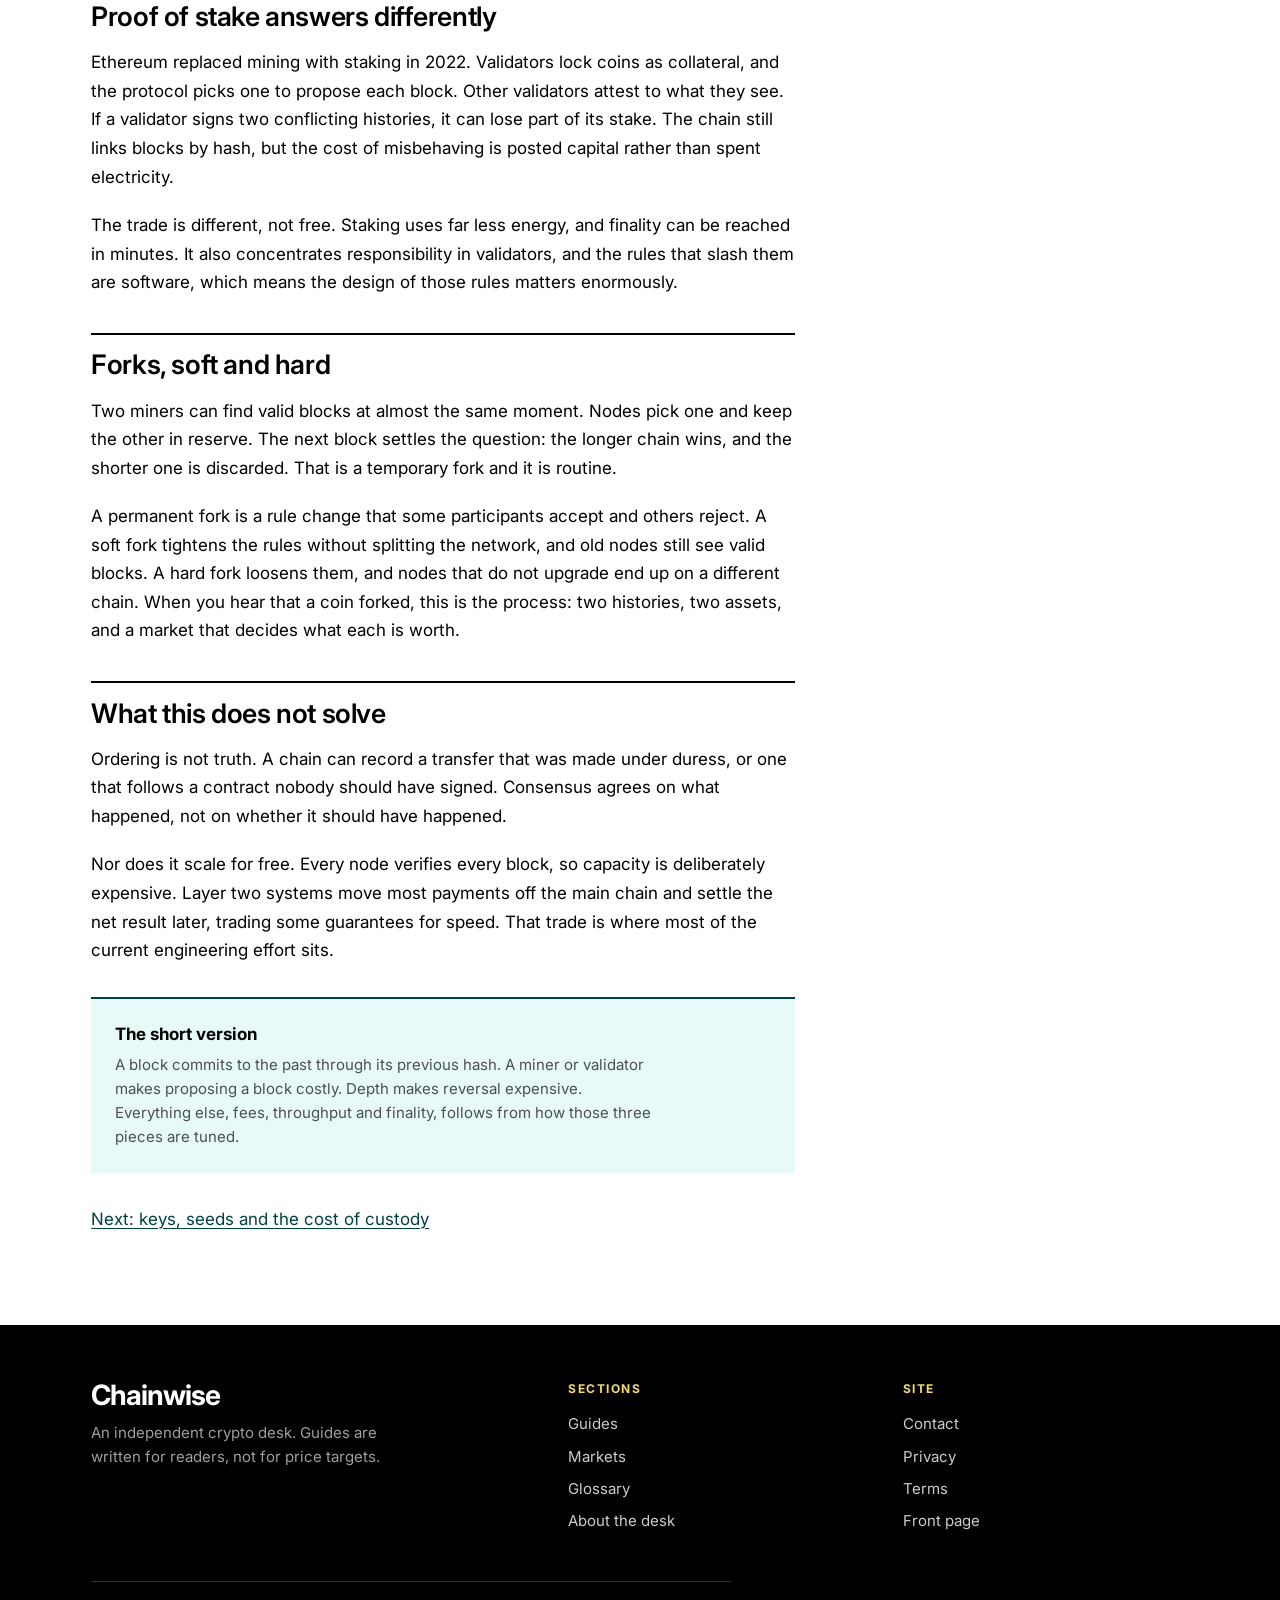
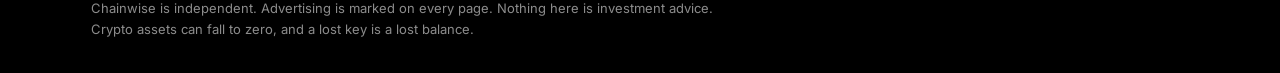
<file: cryptocurrency-website/how-blockchains-work.html>
<!doctype html>
<html lang="en">
<head>
  <meta charset="utf-8">
  <meta name="viewport" content="width=device-width, initial-scale=1">
  <title>How a block is sealed, Chainwise</title>
  <meta name="description" content="Hashes, previous hashes, nonces and difficulty: how a block commits to the past, why rewriting history is expensive, and how proof of work differs from proof of stake.">
  <meta name="theme-color" content="#000000">
  <link rel="icon" href="data:image/svg+xml,%3Csvg xmlns='http://www.w3.org/2000/svg' viewBox='0 0 64 64'%3E%3Crect width='64' height='64' fill='%23004142'/%3E%3Ctext x='32' y='45' text-anchor='middle' font-family='Helvetica,Arial,sans-serif' font-size='38' font-weight='700' fill='%23F2DC6F'%3EC%3C/text%3E%3C/svg%3E">
  <meta name="profiton-domain-verification" content="e95c9ff57c43ef7f27b93172f4b1ba4f611fa2ead5712ec9dd052ca87fd2babe">
  <meta property="og:title" content="How a block is sealed">
  <meta property="og:type" content="article">
  <link rel="preconnect" href="https://fonts.googleapis.com">
  <link rel="preconnect" href="https://fonts.gstatic.com" crossorigin>
  <link rel="stylesheet" href="https://fonts.googleapis.com/css2?family=Inter:wght@400;500;600;700&display=swap">
  <link rel="stylesheet" href="styles.css">
</head>
<body>

<a class="skip" href="#main">Skip to content</a>

<header class="masthead">
  <div class="wrap masthead__bar">
    <p><time datetime="2026-11-09">Monday, 9 November 2026</time></p>
    <p>A working guide, not a price feed</p>
    <p>Independent desk. Advertising is marked.</p>
  </div>
  <div class="wrap masthead__main">
    <a class="wordmark" href="index.html">Chainwise<span class="wordmark__dot">.</span></a>
    <nav class="nav" aria-label="Sections">
      <a href="learn.html">Guides</a>
      <a href="learn.html#markets">Markets</a>
      <a href="glossary.html">Glossary</a>
      <a href="about.html">About</a>
      <a class="nav__cta" href="what-is-bitcoin.html">Start here</a>
    </nav>
  </div>
</header>

<section class="ad" data-band="top" hidden aria-label="Advertisement">
  <div class="wrap ad__inner">
    <p class="ad__label">Advertisement</p>
    <div class="ad-slot" data-slot="top" data-size="leaderboard"></div>
  </div>
</section>

<main id="main">
  <div class="wrap">
    <header class="article-head">
      <h1>How a block is sealed</h1>
      <p class="article-head__stand">Chain the fingerprints and the past becomes expensive to edit.</p>
      <p class="byline">By the Chainwise desk, <time datetime="2026-11-06">6 November 2026</time></p>
    </header>

    <div class="article-layout">
      <article class="article-body">
        <p>A block is a container. It holds a list of transfers, a header with a few fields, and a value that ties it to the block before it. The interesting part is not the container but the arithmetic that makes the tie hold.</p>

        <h2>One fingerprint, four parts</h2>

        <p>Every block header produces a hash: a fixed length string calculated from its contents. Change one character anywhere in the header and the hash changes completely. There is no way to work backwards from the hash to the text. You can only try candidates and check the result.</p>

        <dl class="parts">
          <div class="parts__item">
            <dt>Previous hash</dt>
            <dd>The fingerprint of the block before. This is the link in the chain.</dd>
          </div>
          <div class="parts__item">
            <dt>Merkle root</dt>
            <dd>One fingerprint that summarises every transfer in the block.</dd>
          </div>
          <div class="parts__item">
            <dt>Nonce</dt>
            <dd>A number the miner changes, over and over, to steer the hash.</dd>
          </div>
          <div class="parts__item">
            <dt>Block hash</dt>
            <dd>The result. The next block will carry it as its previous hash.</dd>
          </div>
        </dl>

        <p>Because the header includes the previous hash, a change to block 800 also changes the hash of block 800, which breaks the link held by block 801, and so on to the present. To rewrite one old transfer you must redo every block after it, and you must do that work faster than the rest of the network extends the honest chain.</p>

        <h2>Why a miner burns electricity</h2>

        <p>Bitcoin asks miners to find a block hash below a target. The only way is to try nonces and hash again. The first miner to find a good one publishes the block and collects the reward plus fees. Everyone else checks it in milliseconds and moves on.</p>

        <p>Difficulty sets the target. If blocks arrive faster than one every ten minutes, difficulty rises; if slower, it falls. The adjustment every two thousand and sixteen blocks keeps the race competitive no matter how much hardware joins.</p>

        <p>The cost is the security. An attacker who wants to replace a recent block must outrun the honest network from that point. The deeper the block, the more work sits on top of it, and the more the attack costs. This is what people mean when they say a transaction is final: final enough that reversing it is a bad trade.</p>

        <blockquote>
          <p>Immutability is not a property of the database. It is a price set by the work above a block.</p>
        </blockquote>

        <h2>Proof of stake answers differently</h2>

        <p>Ethereum replaced mining with staking in 2022. Validators lock coins as collateral, and the protocol picks one to propose each block. Other validators attest to what they see. If a validator signs two conflicting histories, it can lose part of its stake. The chain still links blocks by hash, but the cost of misbehaving is posted capital rather than spent electricity.</p>

        <p>The trade is different, not free. Staking uses far less energy, and finality can be reached in minutes. It also concentrates responsibility in validators, and the rules that slash them are software, which means the design of those rules matters enormously.</p>

        <h2>Forks, soft and hard</h2>

        <p>Two miners can find valid blocks at almost the same moment. Nodes pick one and keep the other in reserve. The next block settles the question: the longer chain wins, and the shorter one is discarded. That is a temporary fork and it is routine.</p>

        <p>A permanent fork is a rule change that some participants accept and others reject. A soft fork tightens the rules without splitting the network, and old nodes still see valid blocks. A hard fork loosens them, and nodes that do not upgrade end up on a different chain. When you hear that a coin forked, this is the process: two histories, two assets, and a market that decides what each is worth.</p>

        <h2>What this does not solve</h2>

        <p>Ordering is not truth. A chain can record a transfer that was made under duress, or one that follows a contract nobody should have signed. Consensus agrees on what happened, not on whether it should have happened.</p>

        <p>Nor does it scale for free. Every node verifies every block, so capacity is deliberately expensive. Layer two systems move most payments off the main chain and settle the net result later, trading some guarantees for speed. That trade is where most of the current engineering effort sits.</p>

        <div class="note">
          <h2>The short version</h2>
          <p>A block commits to the past through its previous hash. A miner or validator makes proposing a block costly. Depth makes reversal expensive. Everything else, fees, throughput and finality, follows from how those three pieces are tuned.</p>
        </div>

        <p><a href="wallets-and-self-custody.html">Next: keys, seeds and the cost of custody</a></p>
      </article>

      <aside class="rail" aria-label="Sidebar">
        <section class="ad" data-band="side-1" hidden aria-label="Advertisement">
          <div class="ad__inner">
            <p class="ad__label">Advertisement</p>
            <div class="ad-slot" data-slot="side-1" data-size="rectangle"></div>
          </div>
        </section>

        <nav aria-label="Related guides">
          <p class="rail__head">Related guides</p>
          <ul class="related">
            <li><a href="what-is-bitcoin.html">What bitcoin is, and is not</a></li>
            <li><a href="wallets-and-self-custody.html">Keys, seeds and the cost of custody</a></li>
            <li><a href="reading-the-market.html">Order books, spreads and liquidity</a></li>
            <li><a href="glossary.html">Glossary of terms</a></li>
          </ul>
        </nav>

        <section class="ad" data-band="side-2" hidden aria-label="Advertisement">
          <div class="ad__inner">
            <p class="ad__label">Advertisement</p>
            <div class="ad-slot" data-slot="side-2" data-size="rectangle"></div>
          </div>
        </section>
      </aside>
    </div>
  </div>
</main>

<section class="ad" data-band="bottom" hidden aria-label="Advertisement">
  <div class="wrap ad__inner">
    <p class="ad__label">Advertisement</p>
    <div class="ad-slot" data-slot="bottom" data-size="leaderboard"></div>
  </div>
</section>

<footer class="colophon">
  <div class="wrap colophon__grid">
    <div>
      <p class="colophon__mark">Chainwise</p>
      <p class="colophon__line">An independent crypto desk. Guides are written for readers, not for price targets.</p>
    </div>
    <nav aria-label="Sections">
      <h2>Sections</h2>
      <ul>
        <li><a href="learn.html">Guides</a></li>
        <li><a href="learn.html#markets">Markets</a></li>
        <li><a href="glossary.html">Glossary</a></li>
        <li><a href="about.html">About the desk</a></li>
      </ul>
    </nav>
    <nav aria-label="Site">
      <h2>Site</h2>
      <ul>
        <li><a href="contact.html">Contact</a></li>
        <li><a href="privacy.html">Privacy</a></li>
        <li><a href="terms.html">Terms</a></li>
        <li><a href="index.html">Front page</a></li>
      </ul>
    </nav>
    <p class="colophon__note">Chainwise is independent. Advertising is marked on every page. Nothing here is investment advice. Crypto assets can fall to zero, and a lost key is a lost balance.</p>
  </div>
</footer>

<div class="anchor" id="anchor-ad" hidden>
  <button class="anchor__close" id="anchor-close" type="button" aria-label="Close advertisement">×</button>
  <div class="anchor__inner">
    <div class="ad-slot" id="anchor-slot" data-slot="anchor" data-size="anchor"></div>
  </div>
</div>

<div class="ad-slot ad-slot-hidden" data-slot="native" aria-hidden="true"></div>
<div class="ad-slot ad-slot-hidden" data-slot="pop" aria-hidden="true"></div>
<div class="ad-slot ad-slot-hidden" data-slot="social" aria-hidden="true"></div>

<script src="ads.js"></script>
<script src="site.js"></script>
<!-- Cointraffic: unified code (loads every format activated for this site) -->
<script async src="https://appsha-prm.ctengine.io/js/script.js?wkey=IxxqwRdPne"></script>
</body>
</html>
</file>
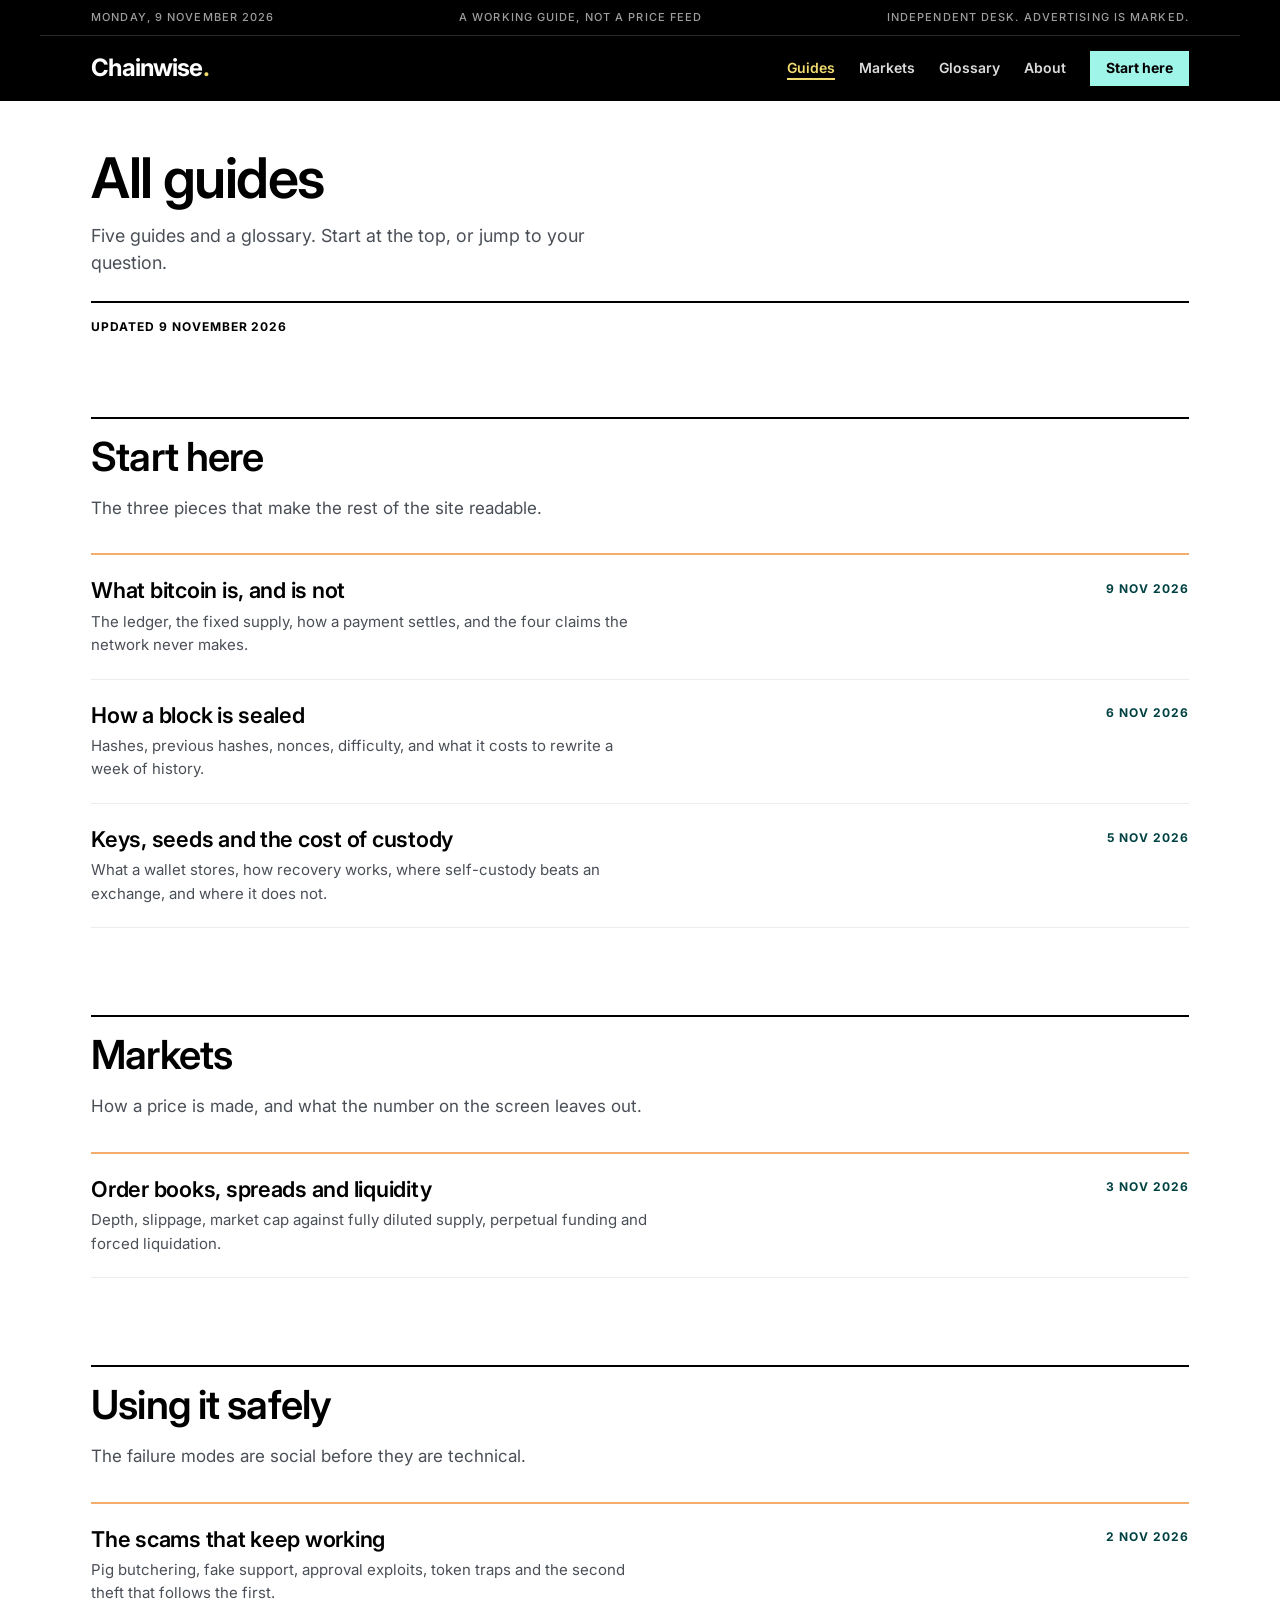
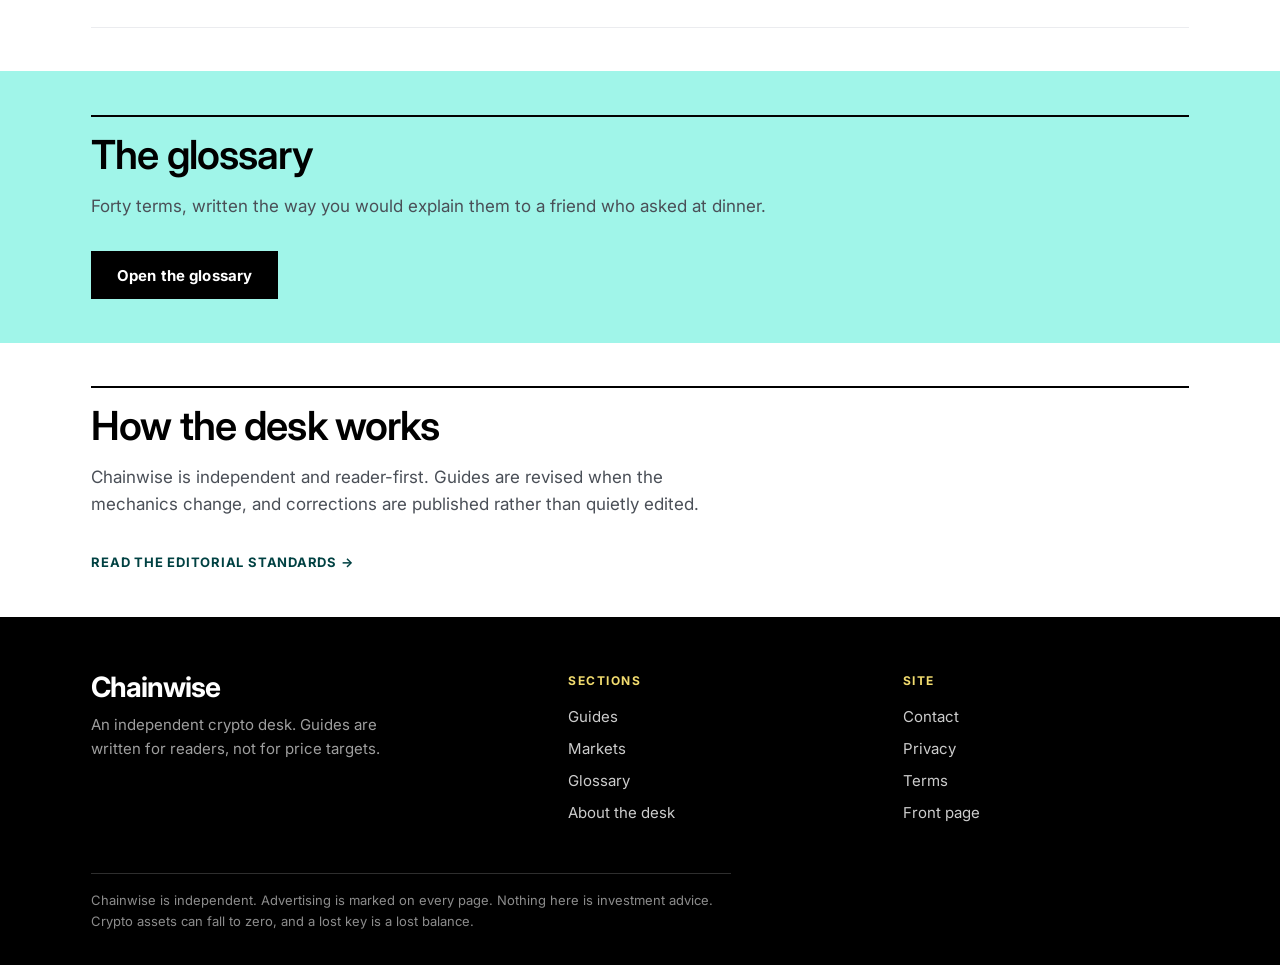
<file: cryptocurrency-website/learn.html>
<!doctype html>
<html lang="en">
<head>
  <meta charset="utf-8">
  <meta name="viewport" content="width=device-width, initial-scale=1">
  <title>Guides, Chainwise</title>
  <meta name="description" content="Every Chainwise guide in one place: bitcoin, blockchains, custody, the market and the scams worth knowing.">
  <meta name="theme-color" content="#000000">
  <link rel="icon" href="data:image/svg+xml,%3Csvg xmlns='http://www.w3.org/2000/svg' viewBox='0 0 64 64'%3E%3Crect width='64' height='64' fill='%23004142'/%3E%3Ctext x='32' y='45' text-anchor='middle' font-family='Helvetica,Arial,sans-serif' font-size='38' font-weight='700' fill='%23F2DC6F'%3EC%3C/text%3E%3C/svg%3E">
  <meta name="profiton-domain-verification" content="e95c9ff57c43ef7f27b93172f4b1ba4f611fa2ead5712ec9dd052ca87fd2babe">
  <meta property="og:title" content="Guides, Chainwise">
  <meta property="og:type" content="website">
  <link rel="preconnect" href="https://fonts.googleapis.com">
  <link rel="preconnect" href="https://fonts.gstatic.com" crossorigin>
  <link rel="stylesheet" href="https://fonts.googleapis.com/css2?family=Inter:wght@400;500;600;700&display=swap">
  <link rel="stylesheet" href="styles.css">
</head>
<body>

<a class="skip" href="#main">Skip to content</a>

<header class="masthead">
  <div class="wrap masthead__bar">
    <p><time datetime="2026-11-09">Monday, 9 November 2026</time></p>
    <p>A working guide, not a price feed</p>
    <p>Independent desk. Advertising is marked.</p>
  </div>
  <div class="wrap masthead__main">
    <a class="wordmark" href="index.html">Chainwise<span class="wordmark__dot">.</span></a>
    <nav class="nav" aria-label="Sections">
      <a href="learn.html" aria-current="page">Guides</a>
      <a href="learn.html#markets">Markets</a>
      <a href="glossary.html">Glossary</a>
      <a href="about.html">About</a>
      <a class="nav__cta" href="what-is-bitcoin.html">Start here</a>
    </nav>
  </div>
</header>

<section class="ad" data-band="top" hidden aria-label="Advertisement">
  <div class="wrap ad__inner">
    <p class="ad__label">Advertisement</p>
    <div class="ad-slot" data-slot="top" data-size="leaderboard"></div>
  </div>
</section>

<main id="main">
  <div class="wrap">
    <header class="article-head">
      <h1>All guides</h1>
      <p class="article-head__stand">Five guides and a glossary. Start at the top, or jump to your question.</p>
      <p class="byline">Updated <time datetime="2026-11-09">9 November 2026</time></p>
    </header>
  </div>

  <section class="band band--tight wrap" aria-labelledby="start-title">
    <h2 class="section-head" id="start-title">Start here</h2>
    <p class="section-dek">The three pieces that make the rest of the site readable.</p>
    <ol class="stories">
      <li class="story">
        <div>
          <h3 class="story__title"><a href="what-is-bitcoin.html">What bitcoin is, and is not</a></h3>
          <p class="story__dek">The ledger, the fixed supply, how a payment settles, and the four claims the network never makes.</p>
        </div>
        <p class="story__date"><time datetime="2026-11-09">9 Nov 2026</time></p>
      </li>
      <li class="story">
        <div>
          <h3 class="story__title"><a href="how-blockchains-work.html">How a block is sealed</a></h3>
          <p class="story__dek">Hashes, previous hashes, nonces, difficulty, and what it costs to rewrite a week of history.</p>
        </div>
        <p class="story__date"><time datetime="2026-11-06">6 Nov 2026</time></p>
      </li>
      <li class="story">
        <div>
          <h3 class="story__title"><a href="wallets-and-self-custody.html">Keys, seeds and the cost of custody</a></h3>
          <p class="story__dek">What a wallet stores, how recovery works, where self-custody beats an exchange, and where it does not.</p>
        </div>
        <p class="story__date"><time datetime="2026-11-05">5 Nov 2026</time></p>
      </li>
    </ol>
  </section>

  <section class="ad" data-band="mid" hidden aria-label="Advertisement">
    <div class="wrap ad__inner">
      <p class="ad__label">Advertisement</p>
      <div class="ad-slot" data-slot="mid" data-size="rectangle"></div>
    </div>
  </section>

  <section class="band band--tight wrap" aria-labelledby="markets-guides-title" id="markets">
    <h2 class="section-head" id="markets-guides-title">Markets</h2>
    <p class="section-dek">How a price is made, and what the number on the screen leaves out.</p>
    <ol class="stories">
      <li class="story">
        <div>
          <h3 class="story__title"><a href="reading-the-market.html">Order books, spreads and liquidity</a></h3>
          <p class="story__dek">Depth, slippage, market cap against fully diluted supply, perpetual funding and forced liquidation.</p>
        </div>
        <p class="story__date"><time datetime="2026-11-03">3 Nov 2026</time></p>
      </li>
    </ol>
  </section>

  <section class="band band--tight wrap" aria-labelledby="safety-title">
    <h2 class="section-head" id="safety-title">Using it safely</h2>
    <p class="section-dek">The failure modes are social before they are technical.</p>
    <ol class="stories">
      <li class="story">
        <div>
          <h3 class="story__title"><a href="crypto-scams.html">The scams that keep working</a></h3>
          <p class="story__dek">Pig butchering, fake support, approval exploits, token traps and the second theft that follows the first.</p>
        </div>
        <p class="story__date"><time datetime="2026-11-02">2 Nov 2026</time></p>
      </li>
    </ol>
  </section>

  <section class="band band--paper2" aria-labelledby="glossary-title">
    <div class="wrap">
      <h2 class="section-head" id="glossary-title">The glossary</h2>
      <p class="section-dek measure">Forty terms, written the way you would explain them to a friend who asked at dinner.</p>
      <p><a class="btn btn--ink" href="glossary.html">Open the glossary</a></p>
    </div>
  </section>

  <section class="band band--tight wrap" aria-labelledby="desk-title">
    <h2 class="section-head" id="desk-title">How the desk works</h2>
    <p class="section-dek">Chainwise is independent and reader-first. Guides are revised when the mechanics change, and corrections are published rather than quietly edited.</p>
    <p><a class="kicker-link" href="about.html">Read the editorial standards</a></p>
  </section>

  <section class="ad" data-band="bottom" hidden aria-label="Advertisement">
    <div class="wrap ad__inner">
      <p class="ad__label">Advertisement</p>
      <div class="ad-slot" data-slot="bottom" data-size="leaderboard"></div>
    </div>
  </section>
</main>

<footer class="colophon">
  <div class="wrap colophon__grid">
    <div>
      <p class="colophon__mark">Chainwise</p>
      <p class="colophon__line">An independent crypto desk. Guides are written for readers, not for price targets.</p>
    </div>
    <nav aria-label="Sections">
      <h2>Sections</h2>
      <ul>
        <li><a href="learn.html">Guides</a></li>
        <li><a href="learn.html#markets">Markets</a></li>
        <li><a href="glossary.html">Glossary</a></li>
        <li><a href="about.html">About the desk</a></li>
      </ul>
    </nav>
    <nav aria-label="Site">
      <h2>Site</h2>
      <ul>
        <li><a href="contact.html">Contact</a></li>
        <li><a href="privacy.html">Privacy</a></li>
        <li><a href="terms.html">Terms</a></li>
        <li><a href="index.html">Front page</a></li>
      </ul>
    </nav>
    <p class="colophon__note">Chainwise is independent. Advertising is marked on every page. Nothing here is investment advice. Crypto assets can fall to zero, and a lost key is a lost balance.</p>
  </div>
</footer>

<div class="anchor" id="anchor-ad" hidden>
  <button class="anchor__close" id="anchor-close" type="button" aria-label="Close advertisement">×</button>
  <div class="anchor__inner">
    <div class="ad-slot" id="anchor-slot" data-slot="anchor" data-size="anchor"></div>
  </div>
</div>

<div class="ad-slot ad-slot-hidden" data-slot="native" aria-hidden="true"></div>
<div class="ad-slot ad-slot-hidden" data-slot="pop" aria-hidden="true"></div>
<div class="ad-slot ad-slot-hidden" data-slot="social" aria-hidden="true"></div>

<script src="ads.js"></script>
<script src="site.js"></script>
<!-- Cointraffic: unified code (loads every format activated for this site) -->
<script async src="https://appsha-prm.ctengine.io/js/script.js?wkey=IxxqwRdPne"></script>
</body>
</html>
</file>
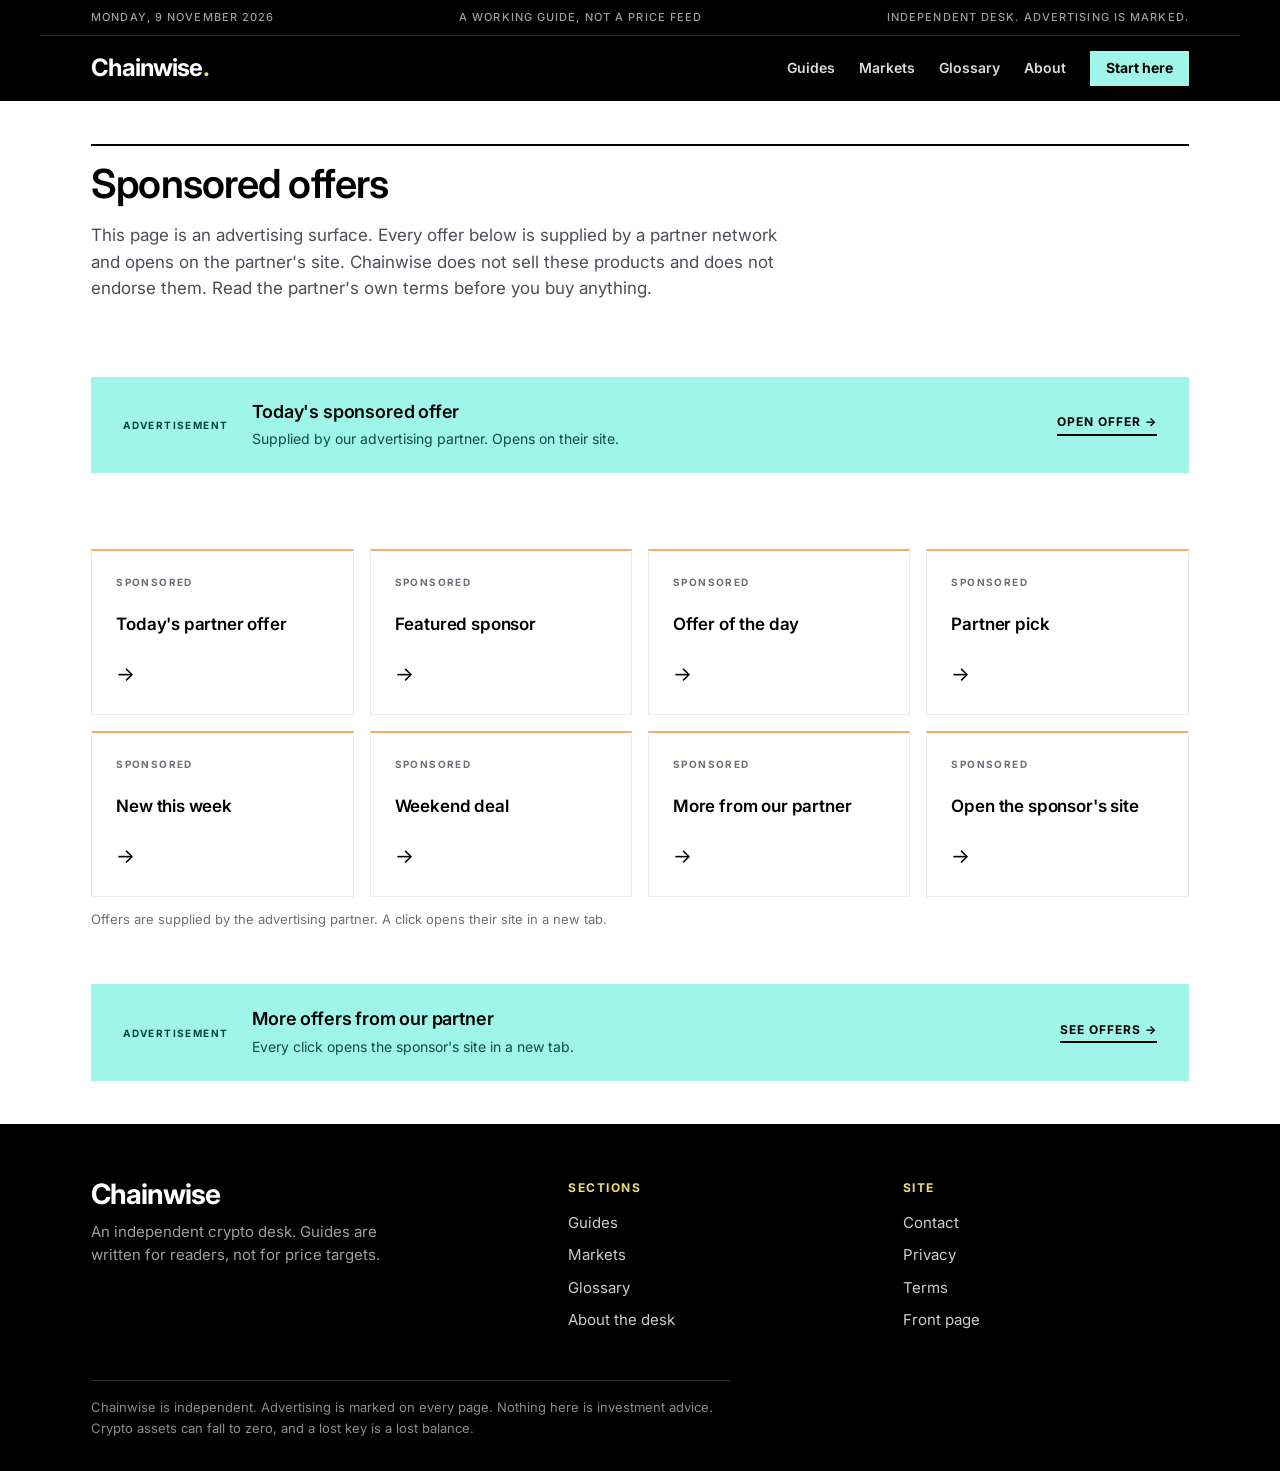
<file: cryptocurrency-website/monetag.html>
<!doctype html>
<html lang="en">
<head>
  <meta charset="utf-8">
  <meta name="viewport" content="width=device-width, initial-scale=1">
  <title>Sponsored offers, Chainwise</title>
  <meta name="description" content="A Chainwise advertising page: sponsored offers from our partner network.">
  <meta name="theme-color" content="#000000">
  <link rel="icon" href="data:image/svg+xml,%3Csvg xmlns='http://www.w3.org/2000/svg' viewBox='0 0 64 64'%3E%3Crect width='64' height='64' fill='%23004142'/%3E%3Ctext x='32' y='45' text-anchor='middle' font-family='Helvetica,Arial,sans-serif' font-size='38' font-weight='700' fill='%23F2DC6F'%3EC%3C/text%3E%3C/svg%3E">
  <meta name="robots" content="noindex, nofollow">
  <meta name="monetag" content="f4abe85b2963045eeecfe285f434191b">
  <link rel="preconnect" href="https://fonts.googleapis.com">
  <link rel="preconnect" href="https://fonts.gstatic.com" crossorigin>
  <link rel="stylesheet" href="https://fonts.googleapis.com/css2?family=Inter:wght@400;500;600;700&display=swap">
  <link rel="stylesheet" href="styles.css">
</head>
<body>

<a class="skip" href="#main">Skip to content</a>

<header class="masthead">
  <div class="wrap masthead__bar">
    <p><time datetime="2026-11-09">Monday, 9 November 2026</time></p>
    <p>A working guide, not a price feed</p>
    <p>Independent desk. Advertising is marked.</p>
  </div>
  <div class="wrap masthead__main">
    <a class="wordmark" href="index.html">Chainwise<span class="wordmark__dot">.</span></a>
    <nav class="nav" aria-label="Sections">
      <a href="learn.html">Guides</a>
      <a href="learn.html#markets">Markets</a>
      <a href="glossary.html">Glossary</a>
      <a href="about.html">About</a>
      <a class="nav__cta" href="what-is-bitcoin.html">Start here</a>
    </nav>
  </div>
</header>

<main id="main">

  <section class="band band--tight wrap">
    <h1 class="section-head">Sponsored offers</h1>
    <p class="section-dek measure">This page is an advertising surface. Every offer below is supplied by a partner network and opens on the partner's site. Chainwise does not sell these products and does not endorse them. Read the partner's own terms before you buy anything.</p>
  </section>

  <section class="band band--tight band--join wrap" aria-label="Advertisement">
    <a class="promo" href="https://uplcm.com/4/12224273" target="_blank" rel="sponsored noopener nofollow">
      <span class="promo__tag">Advertisement</span>
      <span class="promo__body">
        <span class="promo__title">Today's sponsored offer</span>
        <span class="promo__dek">Supplied by our advertising partner. Opens on their site.</span>
      </span>
      <span class="promo__cta">Open offer &rarr;</span>
    </a>
  </section>

  <section class="band band--tight band--join wrap" aria-label="Sponsored offers">
    <div class="offer-wall">

      <a class="offer-card" href="https://uplcm.com/4/12224273" target="_blank" rel="sponsored noopener nofollow">
        <span class="offer-card__tag">Sponsored</span>
        <span class="offer-card__line">Today's partner offer</span>
        <span class="offer-card__arrow">→</span>
      </a>

      <a class="offer-card" href="https://uplcm.com/4/12224273" target="_blank" rel="sponsored noopener nofollow">
        <span class="offer-card__tag">Sponsored</span>
        <span class="offer-card__line">Featured sponsor</span>
        <span class="offer-card__arrow">→</span>
      </a>

      <a class="offer-card" href="https://uplcm.com/4/12224273" target="_blank" rel="sponsored noopener nofollow">
        <span class="offer-card__tag">Sponsored</span>
        <span class="offer-card__line">Offer of the day</span>
        <span class="offer-card__arrow">→</span>
      </a>

      <a class="offer-card" href="https://uplcm.com/4/12224273" target="_blank" rel="sponsored noopener nofollow">
        <span class="offer-card__tag">Sponsored</span>
        <span class="offer-card__line">Partner pick</span>
        <span class="offer-card__arrow">→</span>
      </a>

      <a class="offer-card" href="https://uplcm.com/4/12224273" target="_blank" rel="sponsored noopener nofollow">
        <span class="offer-card__tag">Sponsored</span>
        <span class="offer-card__line">New this week</span>
        <span class="offer-card__arrow">→</span>
      </a>

      <a class="offer-card" href="https://uplcm.com/4/12224273" target="_blank" rel="sponsored noopener nofollow">
        <span class="offer-card__tag">Sponsored</span>
        <span class="offer-card__line">Weekend deal</span>
        <span class="offer-card__arrow">→</span>
      </a>

      <a class="offer-card" href="https://uplcm.com/4/12224273" target="_blank" rel="sponsored noopener nofollow">
        <span class="offer-card__tag">Sponsored</span>
        <span class="offer-card__line">More from our partner</span>
        <span class="offer-card__arrow">→</span>
      </a>

      <a class="offer-card" href="https://uplcm.com/4/12224273" target="_blank" rel="sponsored noopener nofollow">
        <span class="offer-card__tag">Sponsored</span>
        <span class="offer-card__line">Open the sponsor's site</span>
        <span class="offer-card__arrow">→</span>
      </a>

    </div>
    <p class="ad-note">Offers are supplied by the advertising partner. A click opens their site in a new tab.</p>
  </section>

  <section class="band band--tight band--join wrap" aria-label="Advertisement">
    <a class="promo" href="https://uplcm.com/4/12224273" target="_blank" rel="sponsored noopener nofollow">
      <span class="promo__tag">Advertisement</span>
      <span class="promo__body">
        <span class="promo__title">More offers from our partner</span>
        <span class="promo__dek">Every click opens the sponsor's site in a new tab.</span>
      </span>
      <span class="promo__cta">See offers &rarr;</span>
    </a>
  </section>

</main>

<footer class="colophon">
  <div class="wrap colophon__grid">
    <div>
      <p class="colophon__mark">Chainwise</p>
      <p class="colophon__line">An independent crypto desk. Guides are written for readers, not for price targets.</p>
    </div>
    <nav aria-label="Sections">
      <h2>Sections</h2>
      <ul>
        <li><a href="learn.html">Guides</a></li>
        <li><a href="learn.html#markets">Markets</a></li>
        <li><a href="glossary.html">Glossary</a></li>
        <li><a href="about.html">About the desk</a></li>
      </ul>
    </nav>
    <nav aria-label="Site">
      <h2>Site</h2>
      <ul>
        <li><a href="contact.html">Contact</a></li>
        <li><a href="privacy.html">Privacy</a></li>
        <li><a href="terms.html">Terms</a></li>
        <li><a href="index.html">Front page</a></li>
      </ul>
    </nav>
    <p class="colophon__note">Chainwise is independent. Advertising is marked on every page. Nothing here is investment advice. Crypto assets can fall to zero, and a lost key is a lost balance.</p>
  </div>
</footer>

<!-- Monetag: multitag zone 307882 (popunder, push, vignette, in-page push) -->
<script src="https://quge5.com/88/tag.min.js" data-zone="307882" async data-cfasync="false"></script>
<!-- Monetag: OnClick (popunder) zone 12224255 -->
<script>(function(s){s.dataset.zone='12224255',s.src='https://al5sm.com/tag.min.js'})([document.documentElement, document.body].filter(Boolean).pop().appendChild(document.createElement('script')))</script>
<!-- Monetag: In-Page Push zone 12226779 -->
<script>(function(s){s.dataset.zone='12226779',s.src='https://nap5k.com/tag.min.js'})([document.documentElement, document.body].filter(Boolean).pop().appendChild(document.createElement('script')))</script>

</body>
</html>
</file>
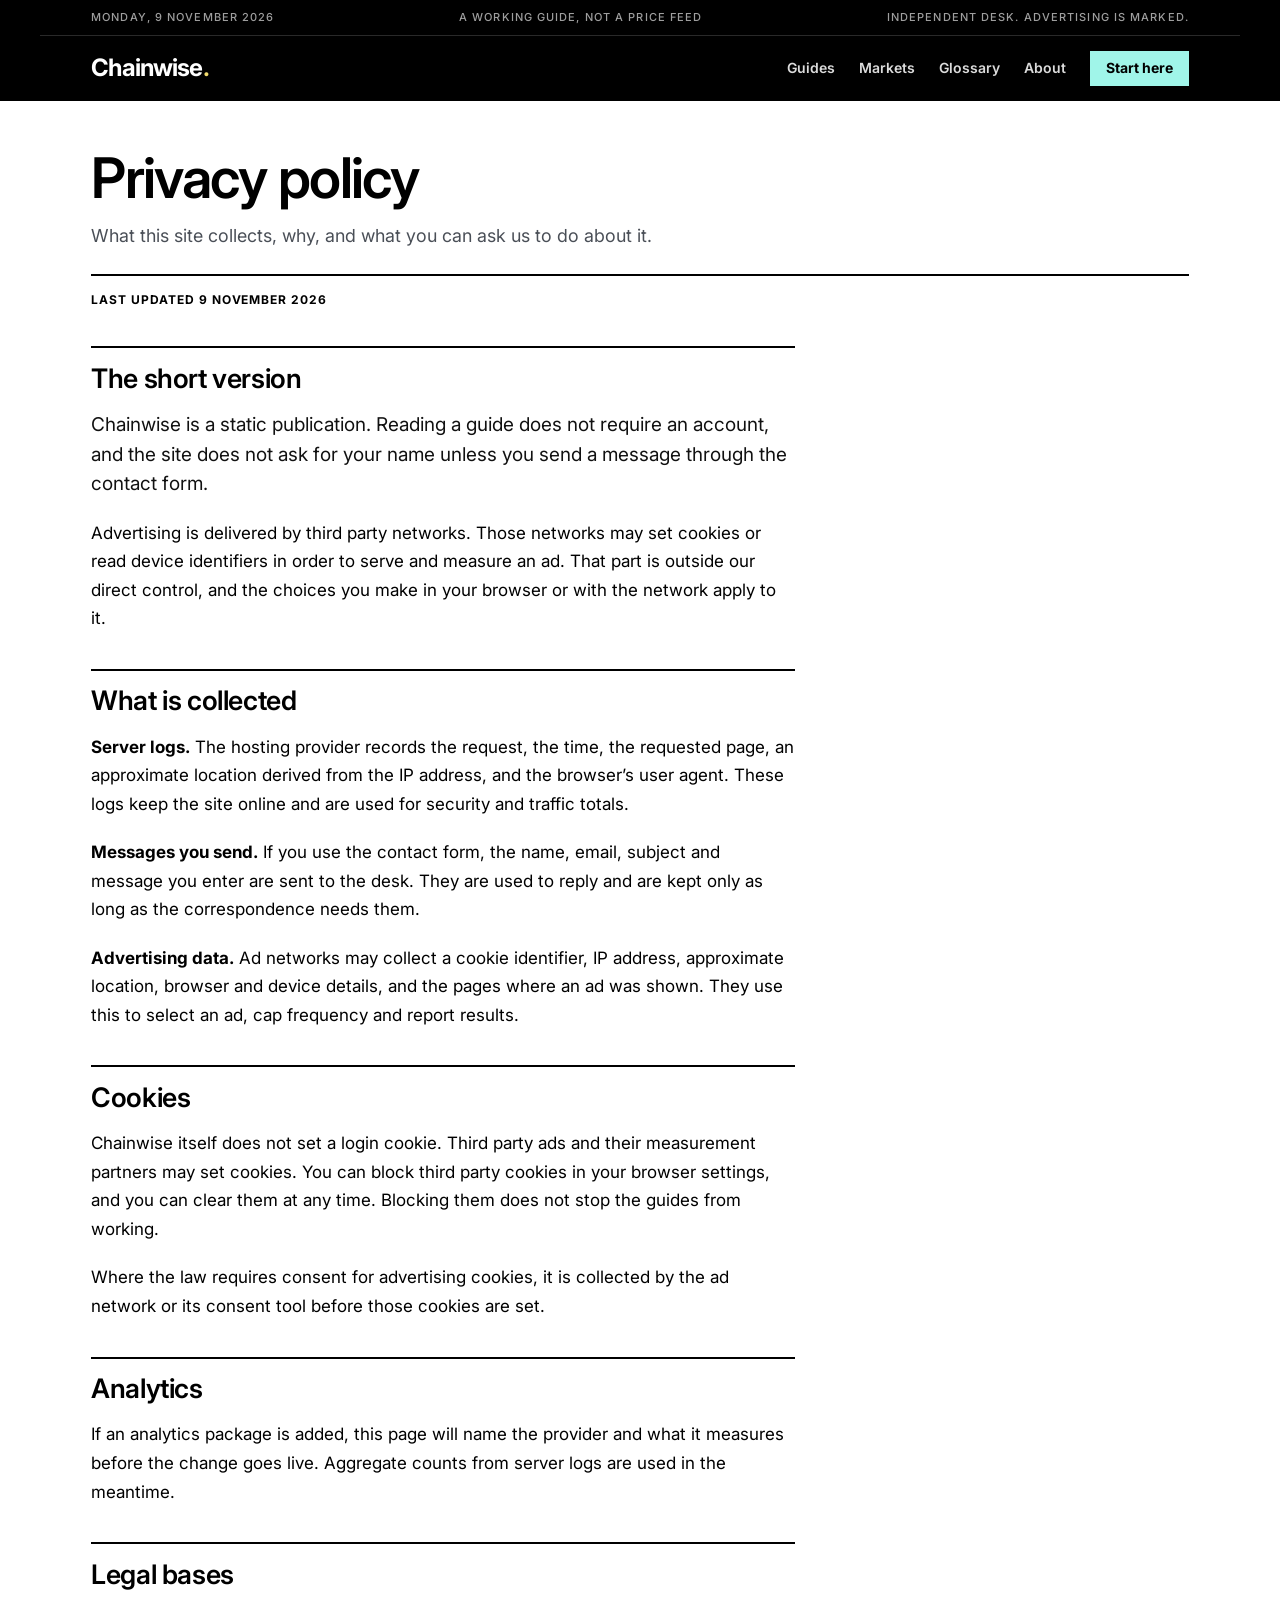
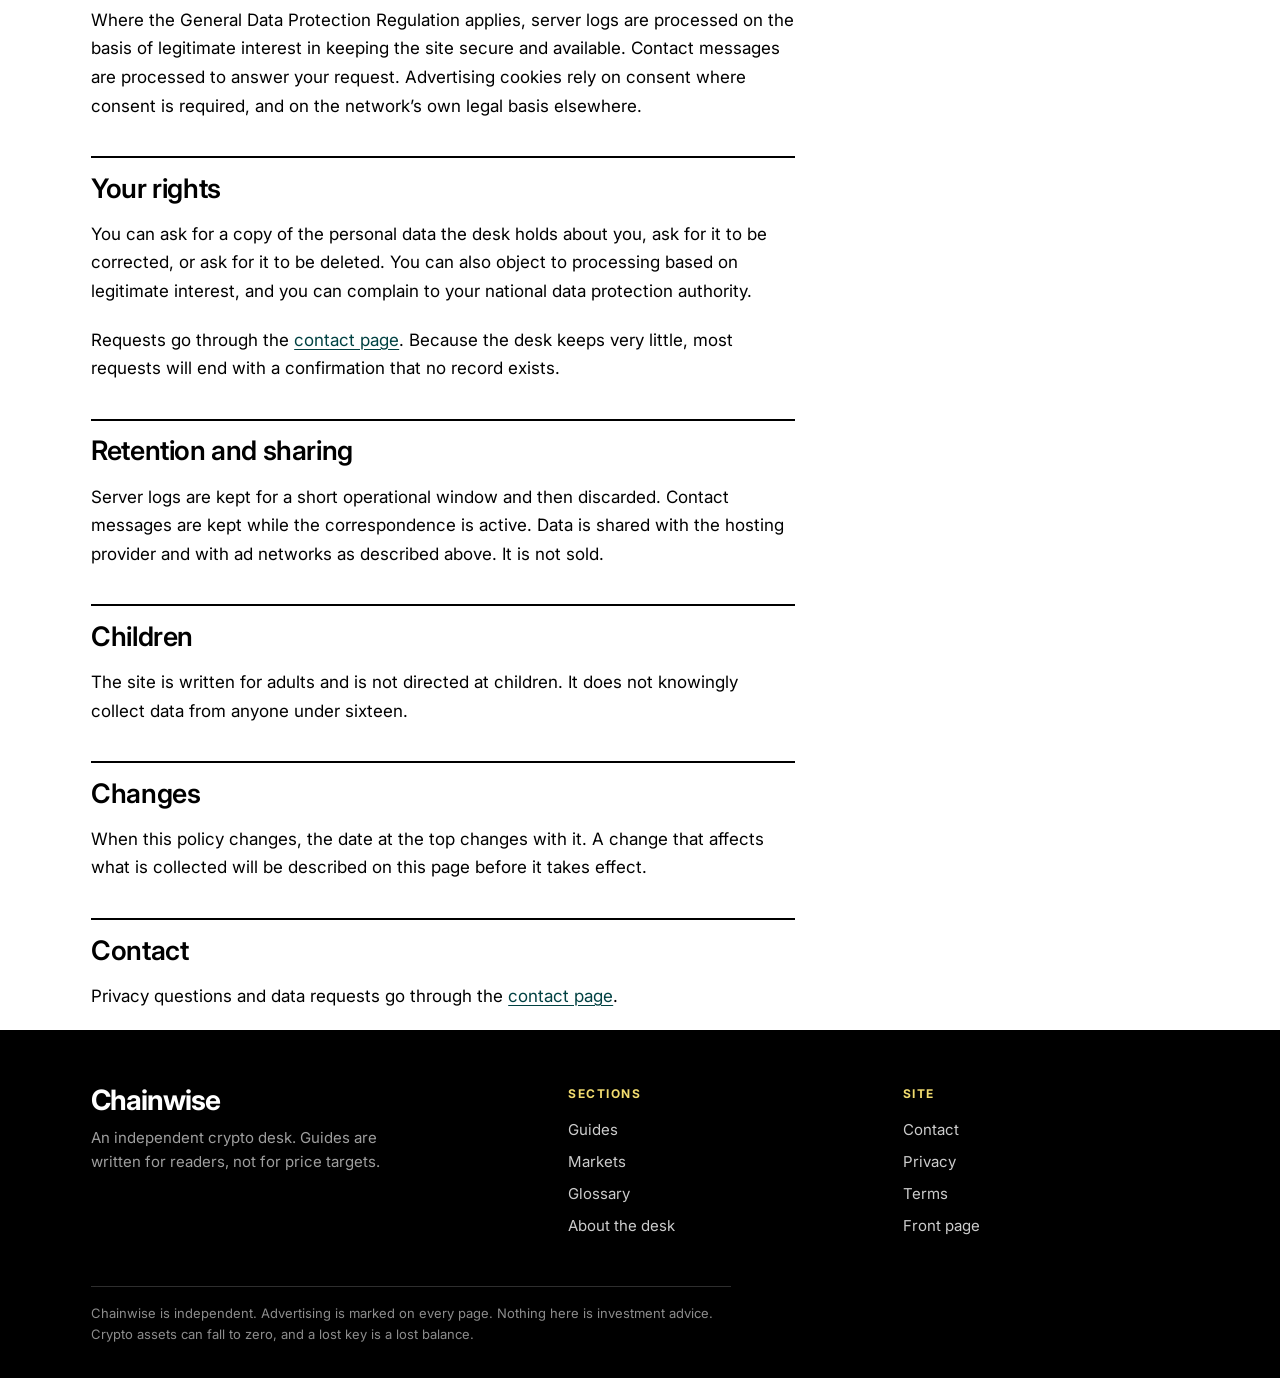
<file: cryptocurrency-website/privacy.html>
<!doctype html>
<html lang="en">
<head>
  <meta charset="utf-8">
  <meta name="viewport" content="width=device-width, initial-scale=1">
  <title>Privacy policy, Chainwise</title>
  <meta name="description" content="What Chainwise collects, how advertising cookies work on this site, and the rights you have over your data.">
  <meta name="theme-color" content="#000000">
  <link rel="icon" href="data:image/svg+xml,%3Csvg xmlns='http://www.w3.org/2000/svg' viewBox='0 0 64 64'%3E%3Crect width='64' height='64' fill='%23004142'/%3E%3Ctext x='32' y='45' text-anchor='middle' font-family='Helvetica,Arial,sans-serif' font-size='38' font-weight='700' fill='%23F2DC6F'%3EC%3C/text%3E%3C/svg%3E">
  <meta name="profiton-domain-verification" content="e95c9ff57c43ef7f27b93172f4b1ba4f611fa2ead5712ec9dd052ca87fd2babe">
  <meta name="robots" content="index, follow">
  <link rel="preconnect" href="https://fonts.googleapis.com">
  <link rel="preconnect" href="https://fonts.gstatic.com" crossorigin>
  <link rel="stylesheet" href="https://fonts.googleapis.com/css2?family=Inter:wght@400;500;600;700&display=swap">
  <link rel="stylesheet" href="styles.css">
</head>
<body>

<a class="skip" href="#main">Skip to content</a>

<header class="masthead">
  <div class="wrap masthead__bar">
    <p><time datetime="2026-11-09">Monday, 9 November 2026</time></p>
    <p>A working guide, not a price feed</p>
    <p>Independent desk. Advertising is marked.</p>
  </div>
  <div class="wrap masthead__main">
    <a class="wordmark" href="index.html">Chainwise<span class="wordmark__dot">.</span></a>
    <nav class="nav" aria-label="Sections">
      <a href="learn.html">Guides</a>
      <a href="learn.html#markets">Markets</a>
      <a href="glossary.html">Glossary</a>
      <a href="about.html">About</a>
      <a class="nav__cta" href="what-is-bitcoin.html">Start here</a>
    </nav>
  </div>
</header>

<main id="main">
  <div class="wrap">
    <header class="article-head">
      <h1>Privacy policy</h1>
      <p class="article-head__stand">What this site collects, why, and what you can ask us to do about it.</p>
      <p class="byline">Last updated <time datetime="2026-11-09">9 November 2026</time></p>
    </header>

    <article class="article-body measure">
      <h2>The short version</h2>

      <p>Chainwise is a static publication. Reading a guide does not require an account, and the site does not ask for your name unless you send a message through the contact form.</p>

      <p>Advertising is delivered by third party networks. Those networks may set cookies or read device identifiers in order to serve and measure an ad. That part is outside our direct control, and the choices you make in your browser or with the network apply to it.</p>

      <h2>What is collected</h2>

      <p><strong>Server logs.</strong> The hosting provider records the request, the time, the requested page, an approximate location derived from the IP address, and the browser’s user agent. These logs keep the site online and are used for security and traffic totals.</p>

      <p><strong>Messages you send.</strong> If you use the contact form, the name, email, subject and message you enter are sent to the desk. They are used to reply and are kept only as long as the correspondence needs them.</p>

      <p><strong>Advertising data.</strong> Ad networks may collect a cookie identifier, IP address, approximate location, browser and device details, and the pages where an ad was shown. They use this to select an ad, cap frequency and report results.</p>

      <h2>Cookies</h2>

      <p>Chainwise itself does not set a login cookie. Third party ads and their measurement partners may set cookies. You can block third party cookies in your browser settings, and you can clear them at any time. Blocking them does not stop the guides from working.</p>

      <p>Where the law requires consent for advertising cookies, it is collected by the ad network or its consent tool before those cookies are set.</p>

      <h2>Analytics</h2>

      <p>If an analytics package is added, this page will name the provider and what it measures before the change goes live. Aggregate counts from server logs are used in the meantime.</p>

      <h2>Legal bases</h2>

      <p>Where the General Data Protection Regulation applies, server logs are processed on the basis of legitimate interest in keeping the site secure and available. Contact messages are processed to answer your request. Advertising cookies rely on consent where consent is required, and on the network’s own legal basis elsewhere.</p>

      <h2>Your rights</h2>

      <p>You can ask for a copy of the personal data the desk holds about you, ask for it to be corrected, or ask for it to be deleted. You can also object to processing based on legitimate interest, and you can complain to your national data protection authority.</p>

      <p>Requests go through the <a href="contact.html">contact page</a>. Because the desk keeps very little, most requests will end with a confirmation that no record exists.</p>

      <h2>Retention and sharing</h2>

      <p>Server logs are kept for a short operational window and then discarded. Contact messages are kept while the correspondence is active. Data is shared with the hosting provider and with ad networks as described above. It is not sold.</p>

      <h2>Children</h2>

      <p>The site is written for adults and is not directed at children. It does not knowingly collect data from anyone under sixteen.</p>

      <h2>Changes</h2>

      <p>When this policy changes, the date at the top changes with it. A change that affects what is collected will be described on this page before it takes effect.</p>

      <h2>Contact</h2>

      <p>Privacy questions and data requests go through the <a href="contact.html">contact page</a>.</p>
    </article>
  </div>

  <section class="ad" data-band="bottom" hidden aria-label="Advertisement">
    <div class="wrap ad__inner">
      <p class="ad__label">Advertisement</p>
      <div class="ad-slot" data-slot="bottom" data-size="leaderboard"></div>
    </div>
  </section>
</main>

<footer class="colophon">
  <div class="wrap colophon__grid">
    <div>
      <p class="colophon__mark">Chainwise</p>
      <p class="colophon__line">An independent crypto desk. Guides are written for readers, not for price targets.</p>
    </div>
    <nav aria-label="Sections">
      <h2>Sections</h2>
      <ul>
        <li><a href="learn.html">Guides</a></li>
        <li><a href="learn.html#markets">Markets</a></li>
        <li><a href="glossary.html">Glossary</a></li>
        <li><a href="about.html">About the desk</a></li>
      </ul>
    </nav>
    <nav aria-label="Site">
      <h2>Site</h2>
      <ul>
        <li><a href="contact.html">Contact</a></li>
        <li><a href="privacy.html">Privacy</a></li>
        <li><a href="terms.html">Terms</a></li>
        <li><a href="index.html">Front page</a></li>
      </ul>
    </nav>
    <p class="colophon__note">Chainwise is independent. Advertising is marked on every page. Nothing here is investment advice. Crypto assets can fall to zero, and a lost key is a lost balance.</p>
  </div>
</footer>

<div class="anchor" id="anchor-ad" hidden>
  <button class="anchor__close" id="anchor-close" type="button" aria-label="Close advertisement">×</button>
  <div class="anchor__inner">
    <div class="ad-slot" id="anchor-slot" data-slot="anchor" data-size="anchor"></div>
  </div>
</div>

<div class="ad-slot ad-slot-hidden" data-slot="native" aria-hidden="true"></div>
<div class="ad-slot ad-slot-hidden" data-slot="pop" aria-hidden="true"></div>
<div class="ad-slot ad-slot-hidden" data-slot="social" aria-hidden="true"></div>

<script src="ads.js"></script>
<script src="site.js"></script>
<!-- Cointraffic: unified code (loads every format activated for this site) -->
<script async src="https://appsha-prm.ctengine.io/js/script.js?wkey=IxxqwRdPne"></script>
</body>
</html>
</file>
<file: styles.css>
/* ===========================================================
   TechSarthi — editorial design
   A small, readable technology publication: serif headlines,
   warm paper, one accent colour, ads kept clearly separate.
   =========================================================== */

:root {
  --bg: #f7f5f0;
  --surface: #fffdf9;
  --ink: #1b1a17;
  --ink-soft: #37342d;
  --muted: #6d675a;
  --line: #e4dfd2;
  --line-strong: #d3ccbb;
  --accent: #b3401f;
  --accent-soft: #f8e8e0;
  --dark: #171613;
  --radius: 14px;
  --max: 1120px;
  --serif: Georgia, "Iowan Old Style", "Times New Roman", serif;
  --sans: "Segoe UI", system-ui, -apple-system, sans-serif;
  --shadow: 0 1px 2px rgba(27, 26, 23, .04), 0 12px 32px -18px rgba(27, 26, 23, .25);
}

* { box-sizing: border-box; }
[hidden] { display: none !important; }

html { -webkit-text-size-adjust: 100%; scroll-behavior: smooth; }

body {
  margin: 0;
  background: var(--bg);
  color: var(--ink);
  font-family: var(--sans);
  font-size: 17px;
  line-height: 1.65;
  -webkit-font-smoothing: antialiased;
}

h1, h2, h3, p, figure { margin: 0; }
a { color: inherit; }
img, iframe { max-width: 100%; }

.wrap {
  width: 100%;
  max-width: var(--max);
  margin: 0 auto;
  padding: 0 22px;
}

.skip {
  position: absolute;
  left: 50%;
  top: -64px;
  transform: translateX(-50%);
  background: var(--ink);
  color: #fff;
  padding: 10px 16px;
  border-radius: 0 0 8px 8px;
  z-index: 100;
  transition: top .15s ease;
}
.skip:focus { top: 0; }

/* ===========================================================
   Header
   =========================================================== */

.site-header {
  position: sticky;
  top: 0;
  z-index: 40;
  background: rgba(247, 245, 240, .94);
  backdrop-filter: saturate(150%) blur(14px);
  -webkit-backdrop-filter: saturate(150%) blur(14px);
  border-bottom: 1px solid var(--line);
}

.header-inner {
  display: flex;
  align-items: center;
  justify-content: space-between;
  gap: 18px;
  min-height: 62px;
  padding-top: 6px;
  padding-bottom: 6px;
}

.brand {
  display: inline-flex;
  align-items: center;
  gap: 10px;
  text-decoration: none;
  min-width: 0;
}

.brand-mark {
  display: grid;
  place-items: center;
  width: 32px;
  height: 32px;
  border-radius: 9px;
  background: var(--ink);
  color: #fff;
  font-family: var(--serif);
  font-size: 1.05rem;
  font-weight: 700;
  flex-shrink: 0;
}

.brand-text {
  display: flex;
  flex-direction: column;
  font-family: var(--serif);
  font-weight: 700;
  font-size: 1.02rem;
  line-height: 1.15;
  letter-spacing: -.01em;
}

.brand-text small {
  font-family: var(--sans);
  font-weight: 500;
  font-size: .66rem;
  color: var(--muted);
  letter-spacing: .01em;
}

.site-nav {
  display: flex;
  align-items: center;
  gap: 22px;
  font-size: .84rem;
  font-weight: 600;
}

.site-nav a {
  text-decoration: none;
  color: var(--ink-soft);
  padding-bottom: 2px;
  border-bottom: 1px solid transparent;
  transition: color .15s ease, border-color .15s ease;
}

.site-nav a:hover { color: var(--accent); border-bottom-color: var(--accent); }

/* ===========================================================
   Home — hero
   =========================================================== */

.hero {
  padding: 58px 0 8px;
  max-width: 780px;
}

.kicker {
  display: inline-block;
  font-size: .68rem;
  font-weight: 700;
  letter-spacing: .18em;
  text-transform: uppercase;
  color: var(--accent);
  margin-bottom: 16px;
}

.hero h1 {
  font-family: var(--serif);
  font-size: clamp(2.3rem, 5.2vw, 3.5rem);
  line-height: 1.08;
  letter-spacing: -.02em;
  font-weight: 700;
}

.hero .dek {
  margin-top: 18px;
  font-size: 1.16rem;
  line-height: 1.55;
  color: var(--ink-soft);
  max-width: 62ch;
}

.meta {
  margin-top: 20px;
  font-size: .8rem;
  color: var(--muted);
  letter-spacing: .01em;
}

.meta span + span::before {
  content: "·";
  margin: 0 .5em;
  color: var(--line-strong);
}

/* ===========================================================
   Sections
   =========================================================== */

.section { padding: 42px 0 8px; }

.section-head {
  display: flex;
  align-items: baseline;
  justify-content: space-between;
  gap: 18px;
  padding-bottom: 14px;
  border-bottom: 1px solid var(--line-strong);
  margin-bottom: 26px;
}

.section-head h2 {
  font-family: var(--serif);
  font-size: 1.45rem;
  letter-spacing: -.01em;
}

.section-head span {
  font-size: .74rem;
  font-weight: 700;
  letter-spacing: .14em;
  text-transform: uppercase;
  color: var(--muted);
}

/* ===========================================================
   Cards
   =========================================================== */

.cards {
  display: grid;
  grid-template-columns: repeat(3, minmax(0, 1fr));
  gap: 30px;
}

.card { display: flex; flex-direction: column; }

.card a { text-decoration: none; }

.card__kicker {
  font-size: .66rem;
  font-weight: 700;
  letter-spacing: .16em;
  text-transform: uppercase;
  color: var(--accent);
  margin-bottom: 10px;
}

.card h3 {
  font-family: var(--serif);
  font-size: 1.28rem;
  line-height: 1.25;
  letter-spacing: -.01em;
  font-weight: 700;
}

.card h3 a:hover { color: var(--accent); }

.card p {
  margin-top: 10px;
  font-size: .93rem;
  line-height: 1.55;
  color: var(--muted);
}

.card .meta { margin-top: 14px; font-size: .75rem; }

/* ===========================================================
   Home — about strip
   =========================================================== */

.strip {
  margin: 46px 0 20px;
  padding: 30px 32px;
  background: var(--surface);
  border: 1px solid var(--line);
  border-radius: var(--radius);
  display: grid;
  grid-template-columns: 1.15fr 1fr;
  gap: 34px;
  align-items: start;
}

.strip h2 {
  font-family: var(--serif);
  font-size: 1.32rem;
  margin-bottom: 12px;
}

.strip p {
  font-size: .95rem;
  color: var(--ink-soft);
  line-height: 1.6;
}

.strip ul {
  margin: 0;
  padding-left: 1.1em;
  font-size: .93rem;
  color: var(--ink-soft);
}

.strip li { margin-bottom: .45em; }

/* ===========================================================
   Article
   =========================================================== */

.article-layout {
  display: grid;
  grid-template-columns: minmax(0, 720px) 268px;
  gap: 56px;
  align-items: start;
  padding: 46px 0 20px;
}

.article-body { min-width: 0; }

.breadcrumb {
  font-size: .78rem;
  color: var(--muted);
  margin-bottom: 20px;
}

.breadcrumb a { text-decoration: none; }
.breadcrumb a:hover { color: var(--accent); }

.article-body h1 {
  font-family: var(--serif);
  font-size: clamp(2rem, 4.4vw, 2.85rem);
  line-height: 1.12;
  letter-spacing: -.02em;
  font-weight: 700;
  margin-bottom: 18px;
}

.article-body .lede {
  font-size: 1.14rem;
  line-height: 1.6;
  color: var(--ink-soft);
  margin-bottom: 22px;
}

.article-body h2 {
  font-family: var(--serif);
  font-size: 1.42rem;
  line-height: 1.3;
  margin: 40px 0 12px;
  letter-spacing: -.01em;
}

.article-body h3 {
  font-size: 1.02rem;
  font-weight: 700;
  margin: 26px 0 8px;
}

.article-body p { margin-bottom: 17px; }

.article-body ul,
.article-body ol {
  margin: 0 0 18px;
  padding-left: 1.3em;
}

.article-body li { margin-bottom: .5em; }

.article-body a {
  color: var(--accent);
  text-decoration-thickness: 1px;
  text-underline-offset: 2px;
}

.article-body strong { color: var(--ink); }

.article-body blockquote {
  margin: 26px 0;
  padding: 4px 0 4px 22px;
  border-left: 3px solid var(--accent);
  font-family: var(--serif);
  font-size: 1.1rem;
  color: var(--ink-soft);
}

.note-box {
  margin: 26px 0;
  padding: 18px 20px;
  background: var(--surface);
  border: 1px solid var(--line);
  border-left: 3px solid var(--accent);
  border-radius: 0 var(--radius) var(--radius) 0;
  font-size: .95rem;
  color: var(--ink-soft);
}

.note-box strong { display: block; margin-bottom: 4px; }

/* article sidebar */
.rail {
  position: sticky;
  top: 86px;
  display: grid;
  gap: 26px;
  align-content: start;
}

.rail-card {
  padding: 20px;
  background: var(--surface);
  border: 1px solid var(--line);
  border-radius: var(--radius);
}

.rail-card h2 {
  font-size: .7rem;
  font-weight: 700;
  letter-spacing: .16em;
  text-transform: uppercase;
  color: var(--muted);
  margin-bottom: 14px;
}

.rail-card ul {
  margin: 0;
  padding: 0;
  list-style: none;
  display: grid;
  gap: 12px;
}

.rail-card li a {
  text-decoration: none;
  font-size: .9rem;
  line-height: 1.4;
  color: var(--ink-soft);
}

.rail-card li a:hover { color: var(--accent); }

.rail-card p {
  font-size: .88rem;
  color: var(--muted);
  line-height: 1.55;
}

/* related */
.related {
  margin-top: 52px;
  padding-top: 26px;
  border-top: 1px solid var(--line-strong);
}

.related h2 {
  font-family: var(--serif);
  font-size: 1.3rem;
  margin-bottom: 18px;
}

.related-grid {
  display: grid;
  grid-template-columns: repeat(2, minmax(0, 1fr));
  gap: 24px;
}

/* ===========================================================
   Simple page (about, privacy)
   =========================================================== */

.page { max-width: 760px; padding: 52px 0 10px; }

.page h1 {
  font-family: var(--serif);
  font-size: clamp(2rem, 4.4vw, 2.7rem);
  line-height: 1.12;
  letter-spacing: -.02em;
  margin-bottom: 14px;
}

.page h2 {
  font-family: var(--serif);
  font-size: 1.32rem;
  margin: 34px 0 10px;
}

.page p, .page li { color: var(--ink-soft); }
.page p { margin-bottom: 16px; }
.page ul { padding-left: 1.25em; margin: 0 0 18px; }
.page li { margin-bottom: .5em; }
.page a { color: var(--accent); }
.page .updated { color: var(--muted); font-size: .85rem; margin-bottom: 26px; }

/* ===========================================================
   Ads — labelled, separated, and invisible when unfilled
   =========================================================== */

.ad {
  margin: 38px 0;
  padding-top: 16px;
  border-top: 1px solid var(--line);
}

/* A band with no creative is still laid out (so late fills can be
   detected) but takes no space and is never painted. */
.ad.is-empty {
  height: 0;
  margin: 0;
  padding: 0;
  border: 0;
  overflow: hidden;
  visibility: hidden;
}

.ad__inner { display: grid; justify-items: center; gap: 10px; }

.ad__label,
.ad-label {
  font-size: .62rem;
  font-weight: 700;
  letter-spacing: .2em;
  text-transform: uppercase;
  color: #9a9384;
}

.ad-slot {
  display: flex;
  justify-content: center;
  align-items: center;
  width: 100%;
  min-height: 0;
  overflow: hidden;
  background: transparent;
}

.ad-slot[data-size="rectangle"] { min-height: 252px; max-width: 300px; }
.ad-slot[data-size="leaderboard"] { min-height: 92px; max-width: 728px; }

.ad-slot iframe {
  display: block;
  border: 0;
  max-width: none;
  background: transparent;
}

.rail .ad { margin: 0; padding-top: 0; border: 0; }

/* ===========================================================
   Footer
   =========================================================== */

.site-footer {
  margin-top: 64px;
  background: var(--dark);
  color: #cfc9bc;
  padding: 46px 0 34px;
}

.footer-grid {
  display: grid;
  grid-template-columns: 1.5fr 1fr 1.4fr;
  gap: 36px;
  align-items: start;
}

.brand-light .brand-mark { background: #f7f5f0; color: var(--dark); }
.brand-light .brand-text { color: #f7f5f0; }
.brand-light .brand-text small { color: #9d9789; }

.footer-links {
  display: grid;
  gap: 10px;
  font-size: .9rem;
}

.footer-links a { text-decoration: none; color: #cfc9bc; }
.footer-links a:hover { color: #fff; }

.footer-legal {
  font-size: .82rem;
  color: #8f897c;
  line-height: 1.6;
}

.footer-legal p + p { margin-top: 10px; }

.footer-note {
  margin-top: 16px;
  font-size: .84rem;
  color: #9d9789;
  max-width: 40ch;
}

/* ===========================================================
   Responsive
   =========================================================== */

@media (max-width: 940px) {
  .article-layout { grid-template-columns: minmax(0, 1fr); gap: 34px; }
  .rail { position: static; grid-template-columns: repeat(2, minmax(0, 1fr)); }
  .cards { gap: 24px; }
  .strip { grid-template-columns: 1fr; gap: 20px; padding: 26px; }
}

@media (max-width: 720px) {
  body { font-size: 16.5px; }
  .cards { grid-template-columns: 1fr; gap: 26px; }
  .related-grid { grid-template-columns: 1fr; }
  .footer-grid { grid-template-columns: 1fr; gap: 26px; }
  .site-nav { gap: 14px; font-size: .78rem; }
  .brand-text small { display: none; }
  .hero { padding-top: 38px; }
  .article-layout { padding-top: 32px; }
  .rail { grid-template-columns: 1fr; }
}

@media (max-width: 460px) {
  .wrap { padding: 0 16px; }
  .brand-text { font-size: .95rem; }
}

@media (prefers-reduced-motion: reduce) {
  html { scroll-behavior: auto; }
  *, *::before, *::after {
    animation-duration: .001ms !important;
    animation-iteration-count: 1 !important;
    transition-duration: .001ms !important;
  }
}
</file>
<file: cryptocurrency-website/styles.css>
/* Chainwise, MIT Technology Review design system
   ------------------------------------------------------------
   Two modes: white editorial canvas and deep teal immersive
   blocks. One grotesk family. Sharp corners, no shadows, no
   gradients. Yellow display type only on teal. Mint reserved
   for actions. Orange used as a 2px structural marker.
   =========================================================== */

/* ===========================================================
   Tokens
   =========================================================== */

:root {
  --ink: #000000;
  --ink-near: #08090c;
  --ink-muted: #111111;
  --ink-soft: #4a4f57;
  --ink-faint: #6b7078;

  --canvas: #ffffff;
  --surface: #004142;
  --surface-deep: #003032;
  --mint: #a0f5e9;
  --mint-pale: #e7faf7;
  --yellow: #f2dc6f;
  --orange: #f5ad6e;

  --border: #ebecef;
  --border-strong: #d6d9df;
  --border-dark: rgba(255, 255, 255, 0.24);
  --on-surface: #ffffff;
  --on-surface-soft: rgba(255, 255, 255, 0.72);

  --font: "Inter", "Helvetica Neue", Helvetica, Arial, sans-serif;
  --mono: ui-monospace, "SFMono-Regular", Menlo, Consolas, monospace;

  --text-label: 0.75rem;
  --text-small: 0.875rem;
  --text-base: 1rem;
  --text-lead: 1.125rem;
  --text-title: 1.375rem;
  --text-section: 2.5rem;
  --text-hero: 3.875rem;

  --space-2xs: 0.25rem;
  --space-xs: 0.5rem;
  --space-sm: 0.75rem;
  --space-md: 1rem;
  --space-lg: 1.5rem;
  --space-xl: 2rem;
  --space-2xl: 3rem;
  --space-3xl: 3.75rem;
  --space-4xl: 4.5rem;

  --container: 1200px;
  --gutter: clamp(1.25rem, 4vw, 3.5rem);
  --measure: 44rem;

  --focus: #004142;
  --z-nav: 50;
  --z-ad: 40;
  --z-anchor: 60;
}

/* ===========================================================
   Base
   =========================================================== */

*,
*::before,
*::after { box-sizing: border-box; }

html,
body { overflow-x: clip; }

html {
  background: var(--canvas);
  color: var(--ink);
  -webkit-text-size-adjust: 100%;
}

body {
  margin: 0;
  font-family: var(--font);
  font-size: var(--text-base);
  font-weight: 400;
  line-height: 1.55;
  background: var(--canvas);
  text-rendering: optimizeLegibility;
  -webkit-font-smoothing: antialiased;
}

::selection {
  background: var(--yellow);
  color: var(--ink);
}

img,
svg,
iframe { max-width: 100%; }

h1,
h2,
h3,
h4,
p,
figure,
blockquote,
ul,
ol,
dl { margin: 0; }

h1,
h2,
h3,
h4 {
  font-family: var(--font);
  font-weight: 600;
  letter-spacing: -0.015em;
  line-height: 1.12;
  overflow-wrap: break-word;
  min-width: 0;
  text-wrap: balance;
}

a {
  color: var(--surface);
  text-decoration: underline;
  text-decoration-thickness: 1px;
  text-underline-offset: 0.18em;
}

a:hover { text-decoration-thickness: 2px; }

a:focus-visible,
button:focus-visible,
input:focus-visible,
textarea:focus-visible,
select:focus-visible {
  outline: 2px solid var(--focus);
  outline-offset: 2px;
  border-radius: 0;
}

p { max-width: var(--measure); }

hr {
  border: 0;
  border-block-start: 1px solid var(--border);
  margin-block: var(--space-xl);
}

.wrap {
  width: 100%;
  max-width: var(--container);
  margin-inline: auto;
  padding-inline: var(--gutter);
}

.skip {
  position: absolute;
  left: var(--space-md);
  top: var(--space-md);
  z-index: 100;
  padding: 0.7rem 1rem;
  background: var(--yellow);
  color: var(--ink);
  font: 700 0.8125rem/1 var(--font);
  letter-spacing: 0.04em;
  text-transform: uppercase;
  text-decoration: none;
  transform: translateY(-200%);
}

.skip:focus-visible { transform: translateY(0); }

.visually-hidden {
  position: absolute;
  width: 1px;
  height: 1px;
  margin: -1px;
  padding: 0;
  overflow: hidden;
  clip-path: inset(50%);
  white-space: nowrap;
}

/* ===========================================================
   Masthead
   =========================================================== */

.masthead {
  position: sticky;
  top: 0;
  z-index: var(--z-nav);
  background: var(--ink);
  color: var(--on-surface);
}

.masthead__bar {
  display: flex;
  flex-wrap: wrap;
  justify-content: space-between;
  gap: 0.35rem var(--space-lg);
  padding-block: 0.6rem;
  border-block-end: 1px solid rgba(255, 255, 255, 0.16);
  font: 500 0.6875rem/1.45 var(--font);
  letter-spacing: 0.1em;
  text-transform: uppercase;
  color: rgba(255, 255, 255, 0.62);
}

.masthead__bar p { max-width: none; }

.masthead__main {
  display: flex;
  align-items: center;
  justify-content: space-between;
  gap: var(--space-sm) var(--space-2xl);
  padding-block: 0.9rem;
}

.wordmark {
  display: inline-flex;
  align-items: baseline;
  font: 700 1.5rem/1 var(--font);
  letter-spacing: -0.035em;
  color: var(--on-surface);
  text-decoration: none;
  white-space: nowrap;
}

.wordmark:hover { text-decoration: none; }

.wordmark__dot { color: var(--yellow); }

.nav {
  display: flex;
  flex-wrap: wrap;
  align-items: center;
  gap: 0.25rem var(--space-lg);
  padding: 0;
  border: 0;
  font: 600 0.875rem/1.3 var(--font);
}

.nav a {
  color: rgba(255, 255, 255, 0.86);
  text-decoration: none;
  padding-block: 2px;
}

.nav a:hover { color: var(--on-surface); }

.nav a[aria-current="page"] {
  color: var(--yellow);
  box-shadow: inset 0 -2px 0 var(--yellow);
}

.nav__cta {
  background: var(--mint);
  color: var(--ink) !important;
  font-weight: 700;
  padding: 0.55rem 1rem !important;
  text-decoration: none;
}

.nav__cta:hover { background: var(--on-surface); }

.masthead :focus-visible { outline-color: var(--yellow); }

.rule-double {
  height: 2px;
  border-block: 1px solid var(--ink);
  border-inline: 0;
  margin: var(--space-2xs) 0 var(--space-lg);
}

/* ===========================================================
   Hero, deep teal, yellow display type
   =========================================================== */

.hero {
  width: 100%;
  max-width: none;
  margin-inline: 0;
  padding-inline: 0;
  padding-block: clamp(2.5rem, 5vw, 4rem) clamp(2.5rem, 4vw, 3.5rem);
  background: var(--surface);
  color: var(--on-surface);
}

.hero__kicker,
.hero__head,
.hero__foot {
  width: 100%;
  max-width: var(--container);
  margin-inline: auto;
  padding-inline: var(--gutter);
}

.hero__kicker {
  font: 700 var(--text-label)/1.4 var(--font);
  letter-spacing: 0.14em;
  text-transform: uppercase;
  color: var(--mint);
  margin-block-end: 1.1rem;
  max-width: var(--container);
}

.hero__head {
  font-size: clamp(2.15rem, 5.4vw, var(--text-hero));
  line-height: 1.03;
  letter-spacing: -0.028em;
  font-weight: 600;
  color: var(--yellow);
  max-width: 26ch;
}

.hero__foot {
  display: grid;
  grid-template-columns: minmax(0, 1.4fr) minmax(0, 1fr);
  gap: var(--space-xl) var(--space-2xl);
  align-items: start;
  margin-block-start: clamp(2rem, 4vw, 3rem);
  padding-block-start: var(--space-lg);
}

.hero__lede {
  font-size: clamp(1.0625rem, 1.5vw, 1.25rem);
  line-height: 1.5;
  color: rgba(255, 255, 255, 0.9);
  max-width: 44ch;
}

.hero__acts {
  display: flex;
  flex-wrap: wrap;
  gap: var(--space-sm);
  margin-block-start: var(--space-lg);
  max-width: none;
}

.hero__index { list-style: none; padding: 0; }

.hero__foot nav::before {
  content: "In this issue";
  display: block;
  margin-block-end: 0.7rem;
  font: 700 var(--text-label)/1.4 var(--font);
  letter-spacing: 0.14em;
  text-transform: uppercase;
  color: var(--mint);
}

.hero__index li {
  padding-block: 0.6rem;
  border-block-start: 1px solid rgba(255, 255, 255, 0.22);
  font-size: 0.9375rem;
  line-height: 1.4;
  max-width: none;
}

.hero__index li:last-child { border-block-end: 1px solid rgba(255, 255, 255, 0.22); }

.hero__index a { color: var(--on-surface); text-decoration: none; }

.hero__index a:hover { color: var(--yellow); text-decoration: underline; }

/* ===========================================================
   Buttons
   =========================================================== */

.btn {
  display: inline-flex;
  align-items: center;
  justify-content: center;
  min-height: 48px;
  padding: 0.9rem 1.6rem;
  border: 0;
  border-radius: 0;
  font: 700 0.9375rem/1 var(--font);
  letter-spacing: 0.01em;
  text-decoration: none;
  transition: background-color 140ms ease, color 140ms ease, box-shadow 140ms ease;
}

.btn--ink {
  background: var(--ink);
  color: var(--on-surface);
}

.btn--ink:hover { background: var(--surface); }

/* On the teal hero the primary action takes the mint conversion colour. */
.hero .btn--ink {
  background: var(--mint);
  color: var(--ink);
}

.hero .btn--ink:hover { background: var(--on-surface); }

.btn--rule {
  background: transparent;
  color: inherit;
  box-shadow: inset 0 0 0 2px currentColor;
  padding-block: calc(0.9rem - 2px);
}

.btn--rule:hover { background: rgba(255, 255, 255, 0.08); }

.btn--paper {
  background: var(--mint);
  color: var(--ink);
}

.btn--paper:hover { background: var(--on-surface); }

.btn:active { transform: translateY(1px); }

.btn[disabled],
.btn[aria-disabled="true"],
button:disabled {
  cursor: not-allowed;
  opacity: 0.55;
}

.btn[disabled]:hover,
.btn[aria-disabled="true"]:hover,
button:disabled:hover {
  background: var(--ink);
  color: var(--on-surface);
}

input:disabled,
textarea:disabled,
select:disabled {
  background: var(--border);
  color: var(--ink-faint);
  cursor: not-allowed;
}

input:active,
textarea:active { border-color: var(--surface); }

/* ===========================================================
   Bands and sections
   =========================================================== */

.band { padding-block: clamp(2.75rem, 5vw, 3.75rem); }

.band--tight { padding-block: clamp(2rem, 3.4vw, 2.75rem); }

.band--join { padding-block-start: 0; }

.band--paper2 {
  background: var(--mint);
  color: var(--ink);
  padding-block: clamp(2rem, 3.4vw, 2.75rem);
}

.band--paper2 .section-head { border-block-start-color: var(--ink); }

.band--ink {
  background: var(--surface);
  color: var(--on-surface);
  padding-block: clamp(2.75rem, 5vw, 4rem);
}

.band--ink a { color: var(--on-surface); }

.band--ink p { color: var(--on-surface-soft); }

.band--ink .section-head {
  border-block-start-color: var(--yellow);
  color: var(--yellow);
}

.band--ink .section-dek { color: rgba(255, 255, 255, 0.82); }

.band--ink .btn--rule { color: var(--on-surface); }

.band--ink .btn--paper {
  background: var(--mint);
  color: var(--ink);
}

.band--ink .btn--paper:hover {
  background: var(--on-surface);
  color: var(--ink);
}

.band--ink :focus-visible { outline-color: var(--yellow); }

.section-head {
  font-size: clamp(1.75rem, 3.2vw, var(--text-section));
  line-height: 1.1;
  letter-spacing: -0.022em;
  margin-block: 0 var(--space-md);
  padding-block-start: 1rem;
  border-block-start: 2px solid var(--ink);
}

.section-dek {
  max-width: 56ch;
  color: var(--ink-soft);
  font-size: 1.0625rem;
  line-height: 1.55;
  margin-block: 0 var(--space-xl);
}

.section-foot {
  margin-block-start: var(--space-lg);
  padding-block-start: var(--space-md);
  border-block-start: 1px solid var(--border);
  font: 600 0.8125rem/1.4 var(--font);
}

/* ===========================================================
   Front page columns
   =========================================================== */

.front {
  display: grid;
  grid-template-columns: repeat(3, minmax(0, 1fr));
  gap: var(--space-xl) clamp(1.5rem, 3vw, 2.5rem);
  padding-block-start: var(--space-lg);
  border-block-start: 1px solid var(--border);
}

.front__col {
  font-size: 1rem;
  line-height: 1.62;
}

.front__col p { max-width: none; }

.front__col p + p { margin-block-start: 0.85rem; }

.front__col a { color: var(--surface); }

@media (min-width: 821px) {
  .front { gap: 0; }
  .front__col { padding-inline: clamp(1.25rem, 2.4vw, 2rem); }
  .front__col:first-child { padding-inline-start: 0; }
  .front__col:last-child { padding-inline-end: 0; }
  .front__col + .front__col { border-inline-start: 1px solid var(--border); }
}

.dropcap {
  font-size: 1.125rem;
  font-weight: 600;
  line-height: 1.45;
}

.front__byline {
  font: 700 var(--text-label)/1.6 var(--font);
  letter-spacing: 0.08em;
  text-transform: uppercase;
  color: var(--ink-soft);
  margin-block-end: var(--space-md);
}

/* ===========================================================
   Story list
   =========================================================== */

.stories { list-style: none; padding: 0; }

.story {
  display: grid;
  grid-template-columns: minmax(0, 1fr) auto;
  gap: var(--space-xs) var(--space-2xl);
  align-items: start;
  padding-block: 1.4rem;
  border-block-start: 1px solid var(--border);
}

.story:first-child { border-block-start: 2px solid var(--orange); }

.story:last-child { border-block-end: 1px solid var(--border); }

.story__title {
  font-size: clamp(1.1875rem, 1.7vw, var(--text-title));
  line-height: 1.22;
  letter-spacing: -0.012em;
}

.story__title a { color: var(--ink); text-decoration: none; }

.story__title a:hover {
  color: var(--surface);
  text-decoration: underline;
  text-decoration-thickness: 2px;
  text-underline-offset: 3px;
}

.story__dek {
  margin-block-start: 0.35rem;
  color: var(--ink-soft);
  max-width: 62ch;
  font-size: 0.9375rem;
  line-height: 1.55;
}

.story__date {
  font: 700 var(--text-label)/1.4 var(--font);
  letter-spacing: 0.08em;
  text-transform: uppercase;
  color: var(--surface);
  white-space: nowrap;
  padding-block-start: 0.2rem;
}

/* ===========================================================
   Article
   =========================================================== */

.article-head { padding-block: clamp(2rem, 4vw, 3rem) clamp(1.5rem, 3vw, 2.25rem); }

.article-head h1 {
  font-size: clamp(2.05rem, 4.6vw, 3.5rem);
  line-height: 1.05;
  letter-spacing: -0.028em;
  max-width: 26ch;
}

.article-head__stand {
  margin-block-start: var(--space-md);
  font-size: clamp(1.0625rem, 1.4vw, 1.25rem);
  line-height: 1.5;
  color: var(--ink-soft);
  max-width: 52ch;
}

.byline {
  margin-block-start: var(--space-lg);
  padding-block-start: 0.85rem;
  border-block-start: 2px solid var(--ink);
  font: 700 var(--text-label)/1.7 var(--font);
  letter-spacing: 0.08em;
  text-transform: uppercase;
  color: var(--ink);
  max-width: none;
}

.article-layout {
  display: grid;
  grid-template-columns: minmax(0, var(--measure)) minmax(0, 300px);
  gap: var(--space-xl) clamp(2rem, 4vw, 3.5rem);
  justify-content: space-between;
  padding-block-end: clamp(3rem, 6vw, 4.5rem);
}

.article-body { min-width: 0; font-size: 1.0625rem; line-height: 1.68; }

.article-body p { margin-block: 0 1.25rem; }

.article-body > p:first-of-type {
  font-size: 1.1875rem;
  line-height: 1.55;
  color: var(--ink-muted);
}

.article-body h2 {
  font-size: clamp(1.4rem, 2.1vw, 1.75rem);
  line-height: 1.2;
  margin-block: 2.25rem 1rem;
  padding-block-start: 0.85rem;
  border-block-start: 2px solid var(--ink);
}

.article-body > h2:first-child { margin-block-start: 0; }

.article-body h3 {
  font-size: 1.1875rem;
  margin-block: var(--space-xl) var(--space-xs);
}

.article-body ul,
.article-body ol { padding-inline-start: 1.15rem; margin-block: 0 1.25rem; }

.article-body li { margin-block-end: 0.4rem; max-width: 60ch; }

.article-body ul li::marker { color: var(--orange); }
.article-body ol li::marker { color: var(--surface); font-weight: 700; }

.article-body blockquote {
  margin-block: var(--space-xl);
  padding: var(--space-md) 0 var(--space-md) var(--space-lg);
  border-inline-start: 4px solid var(--orange);
  font-size: clamp(1.2rem, 1.8vw, 1.5rem);
  font-weight: 600;
  line-height: 1.32;
  letter-spacing: -0.012em;
  color: var(--ink);
}

.article-body blockquote p { max-width: 42ch; }

.article-body code {
  font-family: var(--mono);
  font-size: 0.9em;
  background: var(--mint-pale);
  padding: 0.1em 0.35em;
}

.note {
  margin-block: var(--space-xl);
  padding: var(--space-lg);
  background: var(--mint-pale);
  border-block-start: 2px solid var(--surface);
}

.article-body .note h2,
.note h2 {
  margin-block: 0 0.5rem;
  padding-block-start: 0;
  border-block-start: 0;
  font-size: 1.0625rem;
  line-height: 1.3;
  font-weight: 700;
  letter-spacing: 0;
}

.note p {
  font-size: 0.9375rem;
  line-height: 1.6;
  color: var(--ink-soft);
  margin: 0;
  max-width: 60ch;
}

.rail { display: grid; gap: var(--space-xl); align-content: start; }

.rail__head {
  font: 700 var(--text-label)/1.4 var(--font);
  letter-spacing: 0.1em;
  text-transform: uppercase;
  color: var(--ink);
  padding-block: 0.75rem 0.6rem;
  border-block-start: 2px solid var(--orange);
  border-block-end: 1px solid var(--border);
  max-width: none;
  margin-block-end: 0.15rem;
}

.related { list-style: none; padding: 0; }

.related li {
  padding-block: 0.65rem;
  border-block-start: 1px solid var(--border);
  font-size: 0.9375rem;
  line-height: 1.45;
  max-width: none;
}

.related li:last-child { border-block-end: 1px solid var(--border); }

.related a { color: var(--ink); text-decoration: none; font-weight: 500; }

.related a:hover {
  color: var(--surface);
  text-decoration: underline;
  text-decoration-thickness: 2px;
}

/* ===========================================================
   Block parts
   =========================================================== */

.parts {
  display: grid;
  grid-template-columns: repeat(4, minmax(0, 1fr));
  margin-block: var(--space-xl);
  border-block-start: 2px solid var(--ink);
  border-block-end: 1px solid var(--border);
}

.parts__item {
  padding: var(--space-md) var(--space-lg) var(--space-md) 0;
  border-inline-start: 1px solid var(--border);
  padding-inline-start: var(--space-lg);
}

.parts__item:first-child { border-inline-start: 0; padding-inline-start: 0; }

.parts dt {
  font: 700 0.9375rem/1.3 var(--font);
  margin-block-end: var(--space-2xs);
}

.parts dd {
  margin: 0;
  font-size: 0.9375rem;
  line-height: 1.55;
  color: var(--ink-soft);
}

@media (max-width: 820px) {
  .parts { grid-template-columns: repeat(2, minmax(0, 1fr)); }
  .parts__item:nth-child(3) { border-inline-start: 0; padding-inline-start: 0; }
  .parts__item:nth-child(3),
  .parts__item:nth-child(4) { border-block-start: 1px solid var(--border); }
}

@media (max-width: 520px) {
  .parts { grid-template-columns: minmax(0, 1fr); }
  .parts__item {
    border-inline-start: 0;
    padding-inline-start: 0;
    border-block-start: 1px solid var(--border);
  }
  .parts__item:first-child { border-block-start: 0; }
}

/* ===========================================================
   Glossary
   =========================================================== */

.letters {
  display: flex;
  flex-wrap: wrap;
  gap: 0.4rem;
  padding-block: var(--space-md);
  border-block: 1px solid var(--border);
  font: 700 var(--text-label)/1 var(--font);
  letter-spacing: 0.06em;
}

.letters a {
  display: inline-flex;
  align-items: center;
  justify-content: center;
  min-width: 34px;
  height: 34px;
  padding-inline: 0.4rem;
  border: 1px solid var(--border-strong);
  color: var(--ink);
  text-decoration: none;
}

.letters a:hover {
  background: var(--ink);
  border-color: var(--ink);
  color: var(--on-surface);
}

.term-group { padding-block-start: var(--space-2xl); }

.term-group h2 {
  font-size: clamp(1.5rem, 2.4vw, 2rem);
  line-height: 1.15;
  padding-block-end: var(--space-xs);
  margin-block-end: var(--space-xs);
  border-block-end: 2px solid var(--ink);
}

.term {
  display: grid;
  grid-template-columns: minmax(0, 15rem) minmax(0, 1fr);
  gap: var(--space-xs) var(--space-2xl);
  padding-block: var(--space-md);
  border-block-end: 1px solid var(--border);
}

.term dt { font: 700 0.9375rem/1.4 var(--font); }

.term dd {
  margin: 0;
  font-size: 0.9375rem;
  line-height: 1.62;
  color: var(--ink-soft);
  max-width: 64ch;
}

/* ===========================================================
   Forms
   =========================================================== */

.form { display: grid; gap: var(--space-md); max-width: 34rem; }

.field { display: grid; gap: 0.35rem; }

.field label {
  font: 700 0.8125rem/1.4 var(--font);
  letter-spacing: 0.02em;
  color: var(--ink);
}

.field input,
.field textarea {
  width: 100%;
  padding: 0.8rem 0.9rem;
  border: 1px solid var(--border-strong);
  border-radius: 0;
  background: var(--canvas);
  color: var(--ink);
  font: 400 var(--text-base)/1.5 var(--font);
}

.field input:focus-visible,
.field textarea:focus-visible { outline: 2px solid var(--surface); outline-offset: 0; border-color: var(--surface); }

.field textarea { min-height: 9rem; resize: vertical; }

.form__note {
  font: 400 0.8125rem/1.55 var(--font);
  color: var(--ink-faint);
}

.form__status {
  font: 600 0.9375rem/1.5 var(--font);
  color: var(--ink-soft);
  padding-block-start: var(--space-sm);
  border-block-start: 1px solid var(--border);
  max-width: none;
}

.form__status[data-state="error"] { color: #a3231f; }
.form__status[data-state="ok"] { color: var(--surface); }

/* ===========================================================
   Ad slots
   =========================================================== */

.ad {
  padding-block: var(--space-lg);
  border-block: 1px solid var(--border);
  background: var(--canvas);
}

.ad[hidden] { display: none; }

.ad__inner { display: grid; justify-items: center; gap: 0.5rem; }

.ad__label {
  font: 700 0.625rem/1.4 var(--font);
  letter-spacing: 0.16em;
  text-transform: uppercase;
  color: var(--ink-faint);
  max-width: none;
}

.ad-slot {
  position: relative;
  display: flex;
  justify-content: center;
  align-items: center;
  width: 100%;
  overflow: hidden;
  background: #f5f6f8;
}

.ad-slot iframe { display: block; border: 0; max-width: none; }

.ad-slot[data-size="leaderboard"] { min-height: 92px; }
.ad-slot[data-size="rectangle"] { min-height: 252px; }
.ad-slot[data-size="wide"] { min-height: 62px; }
.ad-slot[data-size="native"] { min-height: 200px; }
.ad-slot[data-size="anchor"] { min-height: 92px; }

.ad-slot[data-size="leaderboard"] { max-width: 728px; }
.ad-slot[data-size="wide"] { max-width: 468px; }
.ad-slot[data-size="rectangle"] { max-width: 300px; }

.ad-slot.is-scaled { min-height: 0; }

.rail .ad { padding-block: 0; border: 0; background: transparent; }

.ad-note {
  font: 400 0.8125rem/1.55 var(--font);
  color: var(--ink-faint);
  padding-block: var(--space-sm);
  max-width: none;
}

/* sticky anchor */
.anchor {
  position: fixed;
  inset-inline: 0;
  bottom: 0;
  z-index: var(--z-anchor);
  background: var(--canvas);
  border-block-start: 1px solid var(--ink);
}

.anchor[hidden] { display: none; }

.anchor__inner {
  display: flex;
  justify-content: center;
  align-items: center;
  padding-block: 0.4rem;
  padding-inline: var(--space-2xl);
}

.anchor__close {
  position: absolute;
  top: var(--space-2xs);
  right: var(--space-2xs);
  width: 32px;
  height: 32px;
  border: 1px solid var(--border-strong);
  background: var(--canvas);
  color: var(--ink);
  font: 500 1rem/1 var(--font);
  cursor: pointer;
}

.anchor__close:hover { background: var(--ink); color: var(--on-surface); }

.ad-slot-hidden {
  position: absolute !important;
  left: -9999px;
  width: 1px;
  height: 1px;
  overflow: hidden;
}

/* ===========================================================
   Footer
   =========================================================== */

.colophon {
  padding-block: clamp(2.5rem, 5vw, 3.5rem) var(--space-xl);
  background: var(--ink);
  color: var(--on-surface);
}

.colophon__grid {
  display: grid;
  grid-template-columns: minmax(0, 1.5fr) minmax(0, 1fr) minmax(0, 1fr);
  gap: var(--space-xl) var(--space-2xl);
}

.colophon__mark {
  font: 700 1.75rem/1 var(--font);
  letter-spacing: -0.035em;
  color: var(--on-surface);
  max-width: none;
}

.colophon__line {
  margin-block-start: var(--space-sm);
  font-size: 0.9375rem;
  line-height: 1.55;
  color: rgba(255, 255, 255, 0.62);
  max-width: 34ch;
}

.colophon h2 {
  font: 700 var(--text-label)/1.4 var(--font);
  letter-spacing: 0.12em;
  text-transform: uppercase;
  color: var(--yellow);
  margin-block-end: 0.9rem;
}

.colophon ul { list-style: none; padding: 0; }

.colophon li { margin-block-end: 0.55rem; font-size: 0.9375rem; }

.colophon a { color: rgba(255, 255, 255, 0.8); text-decoration: none; }

.colophon a:hover { color: var(--on-surface); text-decoration: underline; }

.colophon :focus-visible { outline-color: var(--yellow); }

.colophon__note {
  grid-column: 1 / -1;
  margin-block-start: var(--space-xs);
  padding-block-start: var(--space-md);
  border-block-start: 1px solid rgba(255, 255, 255, 0.18);
  font: 400 0.8125rem/1.65 var(--font);
  color: rgba(255, 255, 255, 0.55);
  max-width: 80ch;
}

/* ===========================================================
   Utilities
   =========================================================== */

.stack-sm > * + * { margin-block-start: var(--space-sm); }

.stack-md > * + * { margin-block-start: var(--space-md); }

.measure { max-width: var(--measure); }

.muted { color: var(--ink-soft); }

.kicker-link {
  font: 700 0.8125rem/1.4 var(--font);
  letter-spacing: 0.06em;
  text-transform: uppercase;
  color: var(--surface);
  text-decoration: none;
}

.kicker-link::after { content: " \2192"; }

.kicker-link:hover { text-decoration: underline; text-decoration-thickness: 2px; }

.band--ink .kicker-link { color: var(--mint); }

/* ===========================================================
   Sponsored offers page (/monetag)
   =========================================================== */

.offer-wall {
  display: grid;
  grid-template-columns: repeat(auto-fill, minmax(230px, 1fr));
  gap: var(--space-md);
  margin-block-start: var(--space-xl);
}

.offer-card {
  display: flex;
  flex-direction: column;
  justify-content: space-between;
  gap: var(--space-lg);
  min-height: 150px;
  padding: var(--space-lg);
  border: 1px solid var(--border);
  border-block-start: 2px solid var(--orange);
  background: var(--canvas);
  color: var(--ink);
  text-decoration: none;
  transition: background-color 140ms ease, border-color 140ms ease;
}

.offer-card:hover,
.offer-card:focus-visible { background: #f6f7f9; border-color: var(--border-strong); }

.offer-card__tag {
  font: 700 0.625rem/1.4 var(--font);
  letter-spacing: 0.14em;
  text-transform: uppercase;
  color: var(--ink-faint);
}

.offer-card__line {
  font-size: 1.0625rem;
  font-weight: 600;
  line-height: 1.3;
  letter-spacing: -0.01em;
}

.offer-card__arrow { font-size: 1.25rem; }

/* Horizontal sponsor strip. A whole row, so it reads as an ad without
   pretending to be a network banner the network cannot serve. */
.promo {
  display: grid;
  grid-template-columns: auto minmax(0, 1fr) auto;
  align-items: center;
  gap: var(--space-xs) var(--space-lg);
  padding: var(--space-lg) var(--space-xl);
  border: 0;
  background: var(--mint);
  color: var(--ink);
  text-decoration: none;
  transition: background-color 140ms ease;
}

.promo:hover,
.promo:focus-visible { background: #8feadc; }

.promo__tag {
  font: 700 0.625rem/1.4 var(--font);
  letter-spacing: 0.14em;
  text-transform: uppercase;
  color: #004440;
  white-space: nowrap;
}

.promo__body { display: block; }

.promo__title {
  display: block;
  font-size: 1.125rem;
  font-weight: 600;
  line-height: 1.25;
  letter-spacing: -0.01em;
}

.promo__dek {
  display: block;
  margin-block-start: 0.3rem;
  font-size: 0.875rem;
  line-height: 1.5;
  color: #0b4b47;
}

.promo__cta {
  font: 700 var(--text-label)/1.4 var(--font);
  letter-spacing: 0.08em;
  text-transform: uppercase;
  white-space: nowrap;
  border-block-end: 2px solid var(--ink);
  padding-block-end: 3px;
}

@media (max-width: 600px) {
  .promo { grid-template-columns: minmax(0, 1fr); }
  .promo__cta { justify-self: start; }
}

/* ===========================================================
   Responsive
   =========================================================== */

@media (max-width: 1080px) {
  .article-layout { grid-template-columns: minmax(0, 1fr); }
  .rail { grid-template-columns: repeat(2, minmax(0, 1fr)); gap: var(--space-xl); }
  .front { grid-template-columns: repeat(2, minmax(0, 1fr)); }
  .colophon__grid { grid-template-columns: minmax(0, 1fr) minmax(0, 1fr); }
}

@media (max-width: 900px) {
  .masthead__bar p:nth-child(2) { display: none; }

  .masthead__main {
    flex-wrap: wrap;
    align-items: center;
    gap: 0.6rem var(--space-md);
    padding-block: 0.7rem;
  }

  .nav {
    width: 100%;
    gap: 0.4rem var(--space-md);
    font-size: 0.8125rem;
  }

  .nav__cta { padding: 0.45rem 0.8rem !important; }
}

@media (max-width: 820px) {
  .hero__foot { grid-template-columns: minmax(0, 1fr); gap: var(--space-lg); }
  .hero__head { max-width: none; }
  .front { grid-template-columns: minmax(0, 1fr); }
  .term { grid-template-columns: minmax(0, 1fr); gap: 0.25rem; }
  .rail { grid-template-columns: minmax(0, 1fr); }
}

@media (max-width: 600px) {
  :root { --gutter: 1.15rem; }

  .masthead__bar { display: none; }

  .story {
    grid-template-columns: minmax(0, 1fr);
    gap: 0.2rem;
    padding-block: 1.2rem;
  }

  .story__date { padding-block-start: 0; order: -1; }

  .colophon__grid { grid-template-columns: minmax(0, 1fr); }
  .article-head h1 { font-size: clamp(1.95rem, 8.6vw, 2.5rem); }
  .anchor__inner { padding-inline: var(--space-lg); }
}

@media (prefers-reduced-motion: reduce) {
  *,
  *::before,
  *::after {
    transition-duration: 0.001ms !important;
    animation-duration: 0.001ms !important;
    animation-iteration-count: 1 !important;
  }
}

/* ===========================================================
   Print
   =========================================================== */

@media print {
  .masthead,
  .ad,
  .anchor,
  .rail,
  .colophon__grid nav,
  .skip { display: none !important; }

  html,
  body { background: #ffffff; color: #000000; }

  .article-layout { grid-template-columns: minmax(0, 1fr); }

  a { color: #000000; text-decoration: none; }
}
</file>
